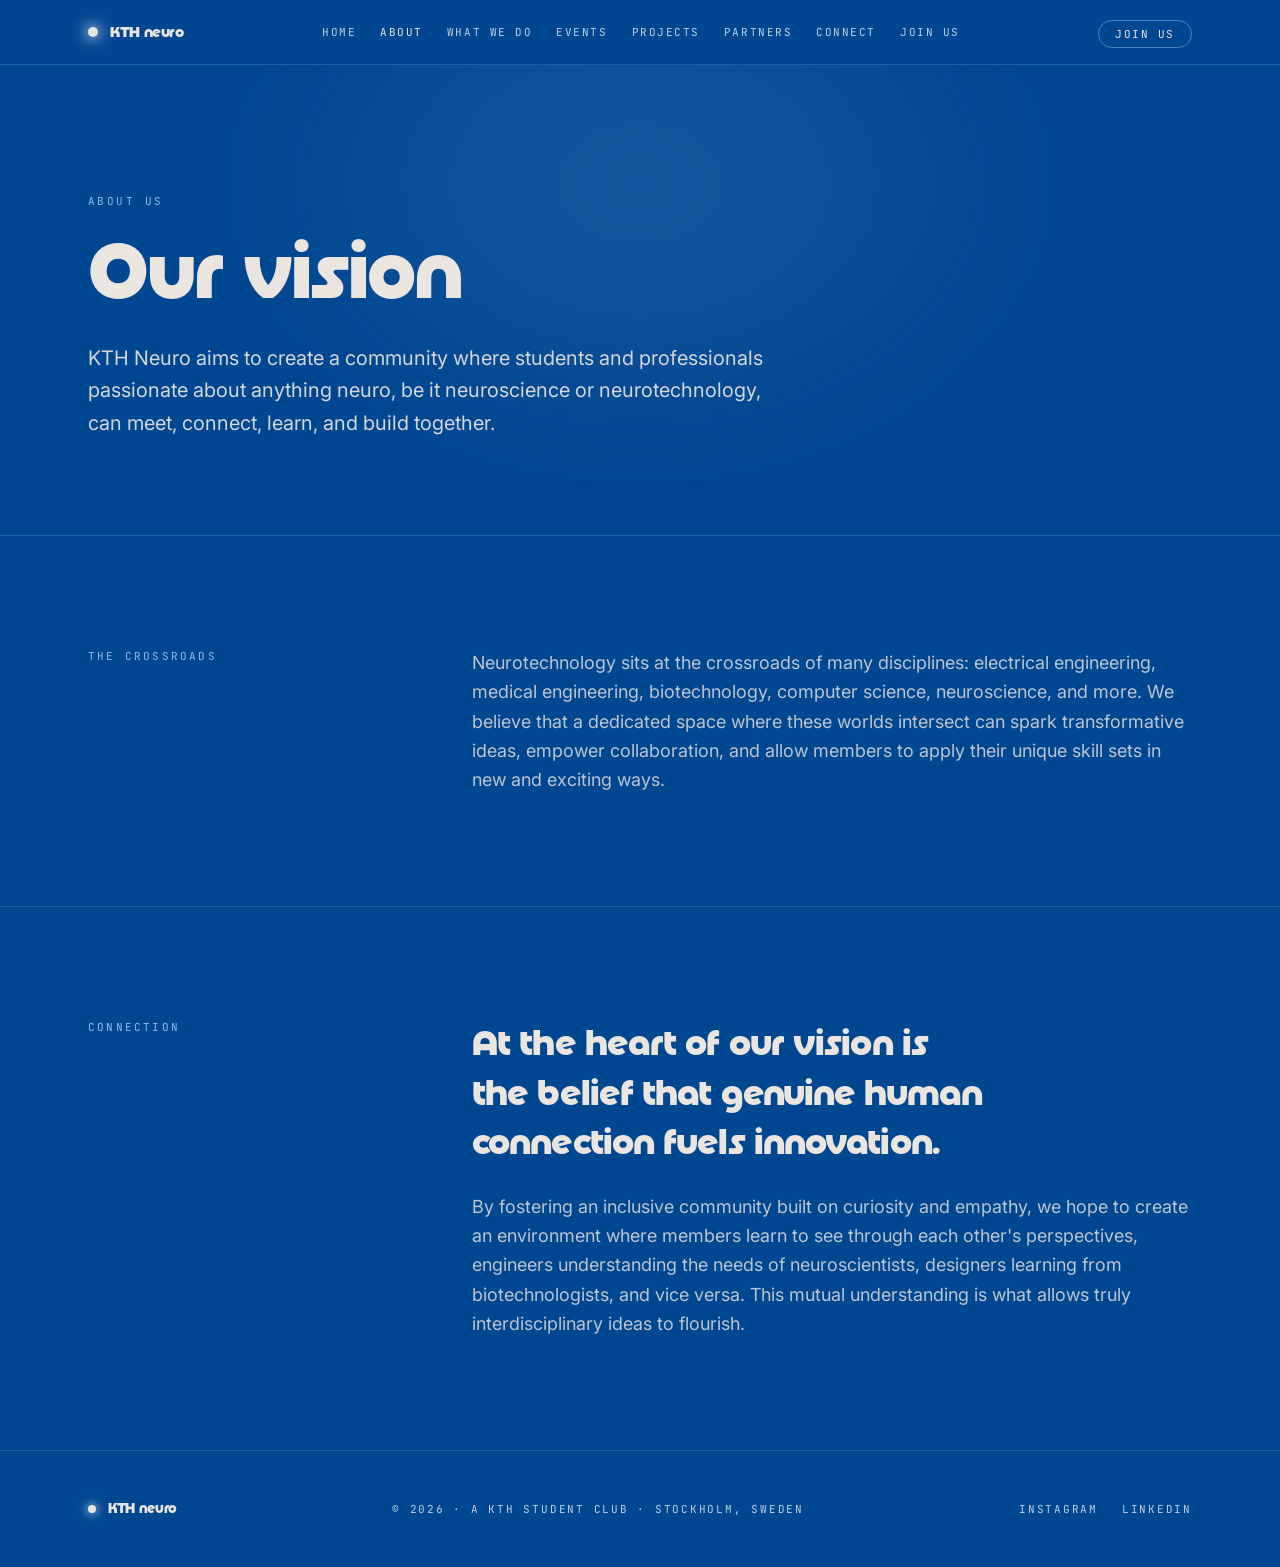
<file: about/index.html>
<!doctype html><html lang="en"><head><meta charset="utf-8"><meta name="viewport" content="width=device-width, initial-scale=1"><title>About Us — KTH Neuro</title><meta name="description" content="Learn about KTH Neuro's vision and interdisciplinary student community."><link rel="icon" type="image/png" href="../favicon.png"><link rel="preconnect" href="https://fonts.googleapis.com"><link rel="stylesheet" href="https://fonts.googleapis.com/css2?family=Inter:ital,opsz,wght@0,14..32,400;0,14..32,500;0,14..32,600;1,14..32,400&family=JetBrains+Mono:wght@400;500&family=Space+Grotesk:wght@400;500;600;700&display=swap"><link rel="stylesheet" href="../styles.css"></head><body><div class="relative flex min-h-screen flex-col bg-ink font-sans text-mist"><header class="sticky top-0 z-30 border-b border-line/70 bg-ink/70 backdrop-blur-sm"><div class="mx-auto flex h-16 max-w-6xl items-center justify-between px-6"><a class="flex items-center gap-3" href="../index.html"><span class="relative block size-2.5 rounded-full bg-signal shadow-[0_0_14px_3px_rgba(213,227,255,0.7)]"></span><span class="font-display text-[15px] font-semibold tracking-tight text-mist">KTH neuro</span></a><nav class="hidden items-center gap-6 font-mono text-[11px] uppercase tracking-[0.14em] text-fog lg:flex"><a class="transition-colors hover:text-mist" href="../index.html">Home</a><a aria-current="page" class="transition-colors hover:text-mist text-signal text-signal" data-status="active" href="../about/">About</a><a class="transition-colors hover:text-mist" href="../what-we-do/">What We Do</a><a class="transition-colors hover:text-mist" href="../events/">Events</a><a class="transition-colors hover:text-mist" href="../projects/">Projects</a><a class="transition-colors hover:text-mist" href="../partners/">Partners</a><a class="transition-colors hover:text-mist" href="../connect/">Connect</a><a class="transition-colors hover:text-mist" href="../join/">Join Us</a></nav><div class="hidden lg:block"><a class="rounded-full border border-edge/50 px-4 py-1.5 font-mono text-[11px] uppercase tracking-[0.14em] text-signal transition-colors hover:bg-signal hover:text-ink" href="../join/">Join us</a></div><button aria-label="Toggle menu" class="flex flex-col items-center justify-center gap-1.5 p-2 lg:hidden"><span class="block h-px w-6 bg-mist"></span><span class="block h-px w-6 bg-mist"></span></button></div></header><main class="flex-1"><div class="relative overflow-hidden"><div class="pointer-events-none absolute -top-48 left-1/2 h-[620px] w-[900px] -translate-x-1/2 bg-[radial-gradient(ellipse_at_center,color-mix(in_oklab,var(--color-edge)_16%,transparent),transparent_62%)] blur-2xl"></div><section class="relative"><div class="relative mx-auto max-w-6xl px-6 pb-16 pt-24 md:pb-24 md:pt-32"><p class="rise font-mono text-[11px] uppercase tracking-[0.22em] text-edge">About Us</p><h1 class="rise mt-6 font-display text-[clamp(2.5rem,7vw,5rem)] font-bold leading-[0.95] tracking-tight text-mist text-balance" style="animation-delay:90ms">Our vision</h1><p class="rise mt-8 max-w-[52ch] text-pretty text-lg leading-relaxed text-mist/90 md:text-xl" style="animation-delay:180ms">KTH Neuro aims to create a community where students and professionals passionate about anything neuro, be it neuroscience or neurotechnology, can meet, connect, learn, and build together.</p></div></section><section class="border-t border-line/70"><div class="mx-auto max-w-6xl px-6 py-20 md:py-28"><div class="grid gap-12 md:grid-cols-12"><div class="md:col-span-4"><p class="font-mono text-[11px] uppercase tracking-[0.2em] text-edge">The crossroads</p></div><div class="md:col-span-8"><p class="text-pretty text-lg leading-relaxed text-mist/80">Neurotechnology sits at the crossroads of many disciplines: electrical engineering, medical engineering, biotechnology, computer science, neuroscience, and more. We believe that a dedicated space where these worlds intersect can spark transformative ideas, empower collaboration, and allow members to apply their unique skill sets in new and exciting ways.</p></div></div></div></section><section class="border-t border-line/70"><div class="mx-auto max-w-6xl px-6 py-20 md:py-28"><div class="grid gap-12 md:grid-cols-12"><div class="md:col-span-4"><p class="font-mono text-[11px] uppercase tracking-[0.2em] text-edge">Connection</p></div><div class="md:col-span-8"><p class="font-display text-[clamp(1.5rem,3vw,2.25rem)] font-medium leading-snug tracking-tight text-mist text-balance">At the heart of our vision is the belief that genuine human connection fuels innovation.</p><p class="mt-6 text-pretty text-lg leading-relaxed text-mist/80">By fostering an inclusive community built on curiosity and empathy, we hope to create an environment where members learn to see through each other's perspectives, engineers understanding the needs of neuroscientists, designers learning from biotechnologists, and vice versa. This mutual understanding is what allows truly interdisciplinary ideas to flourish.</p></div></div></div></section></div><script>(function(a,f){let l;try{l=JSON.parse(sessionStorage.getItem(a)||"{}")}catch{return}const n=l?.[f||history.state?.__TSR_key];let c=!1;for(const t in n){const e=n[t],o=e?.scrollX,s=e?.scrollY;if(Number.isFinite(o)&&Number.isFinite(s)){if(t==="window")scrollTo(o,s),c=!0;else if(t)try{const r=document.querySelector(t);r&&(r.scrollLeft=o,r.scrollTop=s)}catch{}}}if(c)return;const i=location.hash.slice(1);if(i){const t=history.state?.__hashScrollIntoViewOptions??!0;if(t){const e=document.getElementById(i);e&&e.scrollIntoView(t)}return}scrollTo(0,0)})("tsr-scroll-restoration-v1_3");document.currentScript.remove()</script></main><footer class="border-t border-line/70"><div class="mx-auto flex max-w-6xl flex-col items-center gap-6 px-6 py-12 md:flex-row md:justify-between"><div class="flex items-center gap-3"><span class="relative block size-2 rounded-full bg-signal shadow-[0_0_10px_2px_rgba(213,227,255,0.6)]"></span><span class="font-display text-sm font-semibold tracking-tight text-mist">KTH neuro</span></div><p class="text-center font-mono text-[11px] uppercase tracking-[0.16em] text-fog">© 2026 · A KTH student club · Stockholm, Sweden</p><div class="flex items-center gap-6 font-mono text-[11px] uppercase tracking-[0.16em] text-fog"><a class="transition-colors hover:text-mist" href="#">Instagram</a><a class="transition-colors hover:text-mist" href="#">LinkedIn</a></div></div></footer></div><script>(function(){var P="../";var b=document.querySelector('button[aria-label="Toggle menu"]');var h=b&&b.closest("header");if(!h)return;var d=document.createElement("div");d.className="mobile-site-menu border-t border-line bg-ink px-6 py-6 lg:hidden";d.innerHTML='<nav class="flex flex-col gap-5 font-mono text-xs uppercase tracking-[0.14em] text-fog"><a href="'+P+'index.html">Home</a><a href="'+P+'about/">About</a><a href="'+P+'what-we-do/">What We Do</a><a href="'+P+'events/">Events</a><a href="'+P+'projects/">Projects</a><a href="'+P+'partners/">Partners</a><a href="'+P+'connect/">Connect</a><a href="'+P+'join/" class="text-signal">Join Us</a></nav>';d.hidden=true;h.append(d);b.addEventListener("click",function(){d.hidden=!d.hidden;b.setAttribute("aria-expanded",String(!d.hidden));});})();</script></body></html>
</file>
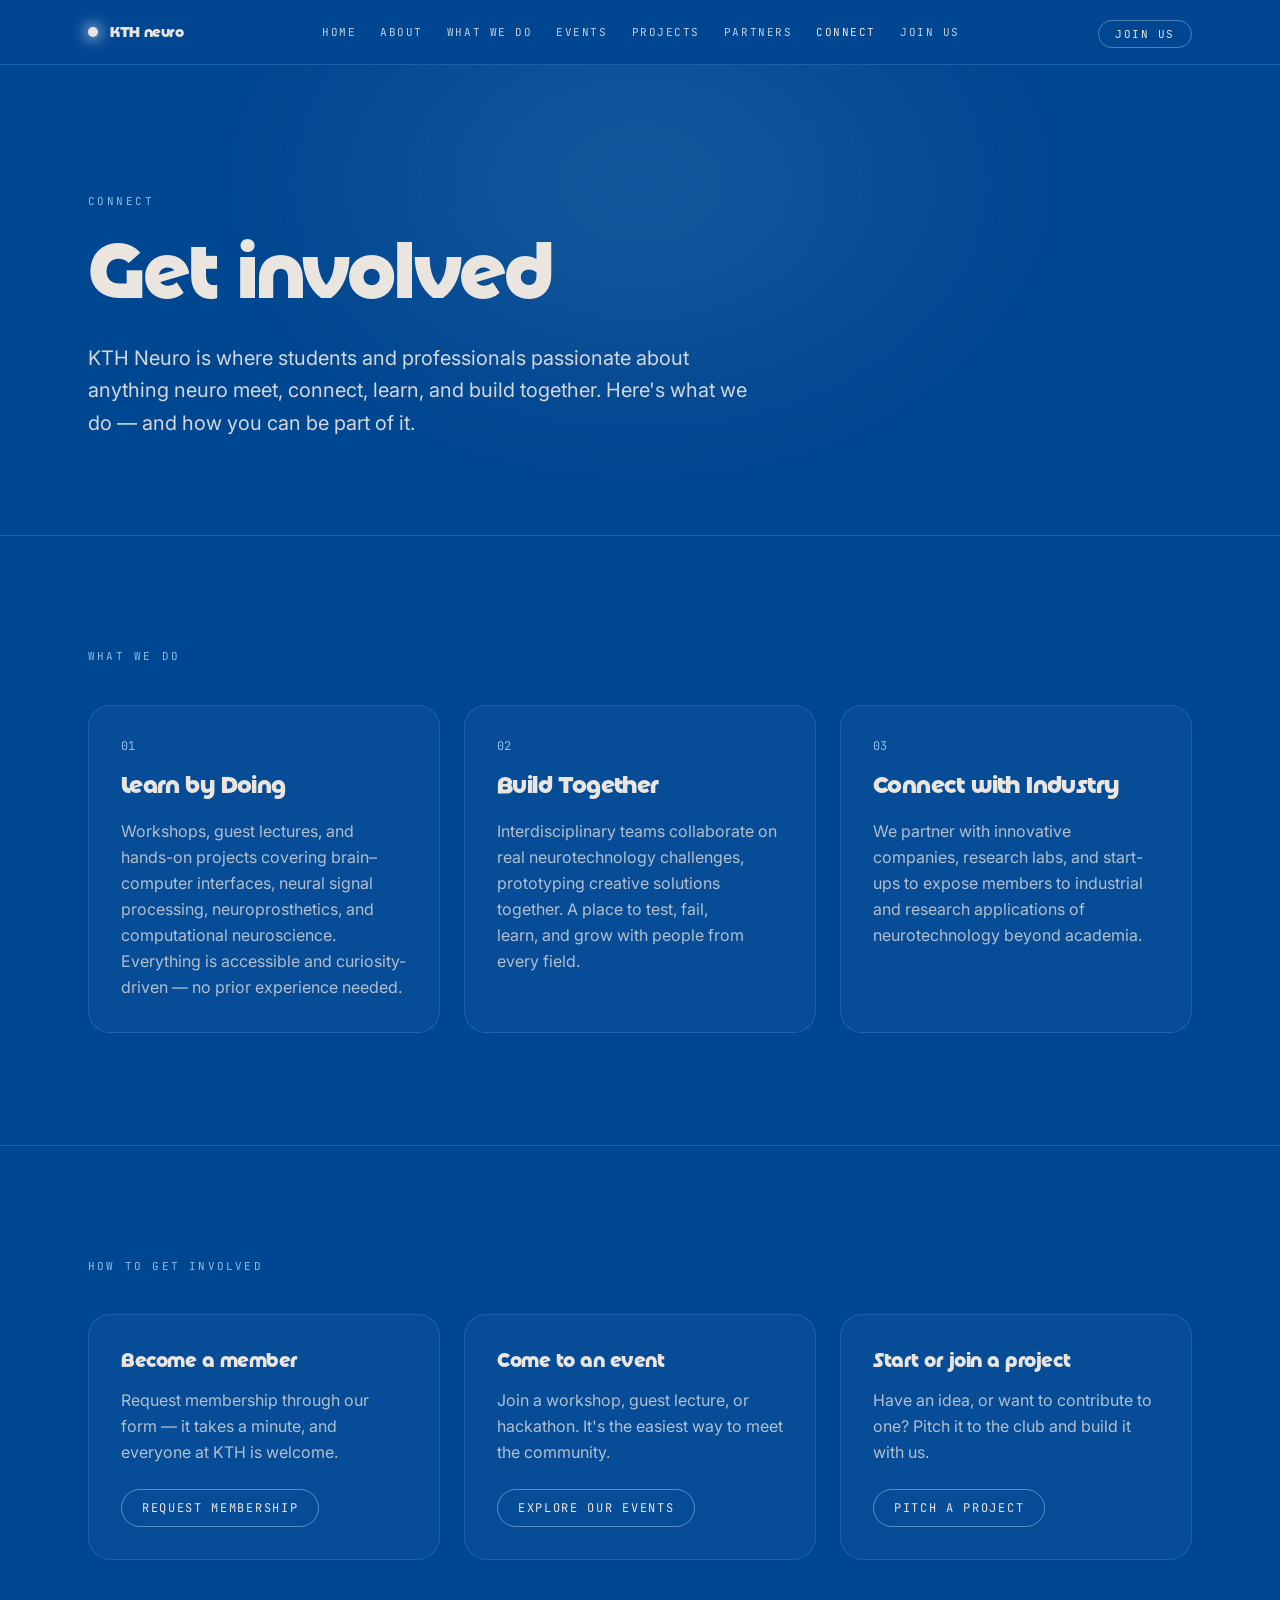
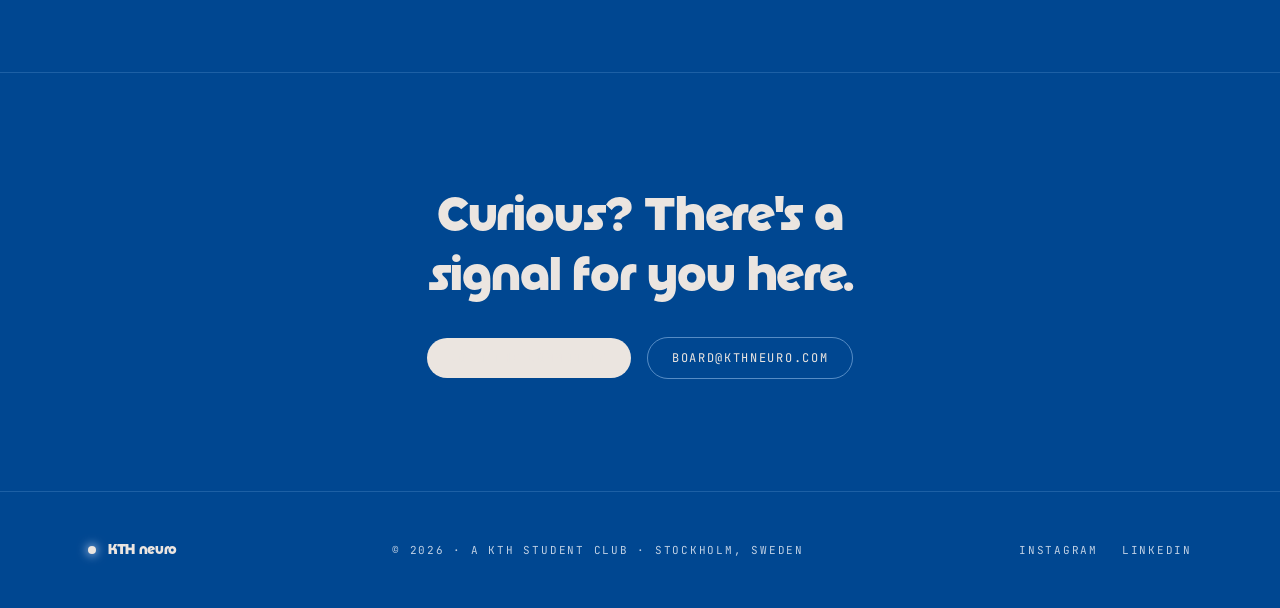
<file: connect/index.html>
<!doctype html><html lang="en"><head><meta charset="utf-8"><meta name="viewport" content="width=device-width, initial-scale=1"><title>Connect — KTH Neuro</title><meta name="description" content="Connect with KTH Neuro and discover ways to learn, build, and collaborate."><link rel="icon" type="image/png" href="../favicon.png"><link rel="preconnect" href="https://fonts.googleapis.com"><link rel="stylesheet" href="https://fonts.googleapis.com/css2?family=Inter:ital,opsz,wght@0,14..32,400;0,14..32,500;0,14..32,600;1,14..32,400&family=JetBrains+Mono:wght@400;500&family=Space+Grotesk:wght@400;500;600;700&display=swap"><link rel="stylesheet" href="../styles.css"></head><body><div class="relative flex min-h-screen flex-col bg-ink font-sans text-mist"><header class="sticky top-0 z-30 border-b border-line/70 bg-ink/70 backdrop-blur-sm"><div class="mx-auto flex h-16 max-w-6xl items-center justify-between px-6"><a class="flex items-center gap-3" href="../index.html"><span class="relative block size-2.5 rounded-full bg-signal shadow-[0_0_14px_3px_rgba(213,227,255,0.7)]"></span><span class="font-display text-[15px] font-semibold tracking-tight text-mist">KTH neuro</span></a><nav class="hidden items-center gap-6 font-mono text-[11px] uppercase tracking-[0.14em] text-fog lg:flex"><a class="transition-colors hover:text-mist" href="../index.html">Home</a><a class="transition-colors hover:text-mist" href="../about/">About</a><a class="transition-colors hover:text-mist" href="../what-we-do/">What We Do</a><a class="transition-colors hover:text-mist" href="../events/">Events</a><a class="transition-colors hover:text-mist" href="../projects/">Projects</a><a class="transition-colors hover:text-mist" href="../partners/">Partners</a><a aria-current="page" class="transition-colors hover:text-mist text-signal text-signal" data-status="active" href="../connect/">Connect</a><a class="transition-colors hover:text-mist" href="../join/">Join Us</a></nav><div class="hidden lg:block"><a class="rounded-full border border-edge/50 px-4 py-1.5 font-mono text-[11px] uppercase tracking-[0.14em] text-signal transition-colors hover:bg-signal hover:text-ink" href="../join/">Join us</a></div><button aria-label="Toggle menu" class="flex flex-col items-center justify-center gap-1.5 p-2 lg:hidden"><span class="block h-px w-6 bg-mist"></span><span class="block h-px w-6 bg-mist"></span></button></div></header><main class="flex-1"><div class="relative overflow-hidden"><div class="pointer-events-none absolute -top-48 left-1/2 h-[620px] w-[900px] -translate-x-1/2 bg-[radial-gradient(ellipse_at_center,color-mix(in_oklab,var(--color-edge)_16%,transparent),transparent_62%)] blur-2xl"></div><section class="relative"><div class="relative mx-auto max-w-6xl px-6 pb-16 pt-24 md:pb-24 md:pt-32"><p class="rise font-mono text-[11px] uppercase tracking-[0.22em] text-edge">Connect</p><h1 class="rise mt-6 font-display text-[clamp(2.5rem,7vw,5rem)] font-bold leading-[0.95] tracking-tight text-mist text-balance" style="animation-delay:90ms">Get involved</h1><p class="rise mt-8 max-w-[52ch] text-pretty text-lg leading-relaxed text-mist/90 md:text-xl" style="animation-delay:180ms">KTH Neuro is where students and professionals passionate about anything neuro meet, connect, learn, and build together. Here's what we do — and how you can be part of it.</p></div></section><section class="border-t border-line/70"><div class="mx-auto max-w-6xl px-6 py-20 md:py-28"><p class="font-mono text-[11px] uppercase tracking-[0.2em] text-edge">What we do</p><div class="mt-10 grid gap-6 md:grid-cols-3"><article class="group relative flex flex-col rounded-2xl border border-line/70 bg-surface/60 p-8 transition-colors duration-300 hover:border-edge/60"><p class="font-mono text-xs text-edge">01</p><h2 class="mt-4 font-display text-2xl font-bold tracking-tight text-mist">Learn by Doing</h2><p class="mt-4 text-pretty leading-relaxed text-mist/75">Workshops, guest lectures, and hands-on projects covering brain–computer interfaces, neural signal processing, neuroprosthetics, and computational neuroscience. Everything is accessible and curiosity-driven — no prior experience needed.</p></article><article class="group relative flex flex-col rounded-2xl border border-line/70 bg-surface/60 p-8 transition-colors duration-300 hover:border-edge/60"><p class="font-mono text-xs text-edge">02</p><h2 class="mt-4 font-display text-2xl font-bold tracking-tight text-mist">Build Together</h2><p class="mt-4 text-pretty leading-relaxed text-mist/75">Interdisciplinary teams collaborate on real neurotechnology challenges, prototyping creative solutions together. A place to test, fail, learn, and grow with people from every field.</p></article><article class="group relative flex flex-col rounded-2xl border border-line/70 bg-surface/60 p-8 transition-colors duration-300 hover:border-edge/60"><p class="font-mono text-xs text-edge">03</p><h2 class="mt-4 font-display text-2xl font-bold tracking-tight text-mist">Connect with Industry</h2><p class="mt-4 text-pretty leading-relaxed text-mist/75">We partner with innovative companies, research labs, and start-ups to expose members to industrial and research applications of neurotechnology beyond academia.</p></article></div></div></section><section class="border-t border-line/70"><div class="mx-auto max-w-6xl px-6 py-20 md:py-28"><p class="font-mono text-[11px] uppercase tracking-[0.2em] text-edge">How to get involved</p><div class="mt-10 grid gap-6 md:grid-cols-3"><article class="flex flex-col rounded-2xl border border-line/70 bg-surface/60 p-8"><h3 class="font-display text-xl font-bold tracking-tight text-mist">Become a member</h3><p class="mt-3 flex-1 text-pretty leading-relaxed text-mist/75">Request membership through our form — it takes a minute, and everyone at KTH is welcome.</p><a class="mt-6 inline-flex w-fit items-center rounded-full border border-edge/60 px-5 py-2.5 font-mono text-xs uppercase tracking-[0.14em] text-mist transition-colors duration-300 hover:bg-edge/15" href="../join/">Request membership</a></article><article class="flex flex-col rounded-2xl border border-line/70 bg-surface/60 p-8"><h3 class="font-display text-xl font-bold tracking-tight text-mist">Come to an event</h3><p class="mt-3 flex-1 text-pretty leading-relaxed text-mist/75">Join a workshop, guest lecture, or hackathon. It's the easiest way to meet the community.</p><a class="mt-6 inline-flex w-fit items-center rounded-full border border-edge/60 px-5 py-2.5 font-mono text-xs uppercase tracking-[0.14em] text-mist transition-colors duration-300 hover:bg-edge/15" href="../events/">Explore our events</a></article><article class="flex flex-col rounded-2xl border border-line/70 bg-surface/60 p-8"><h3 class="font-display text-xl font-bold tracking-tight text-mist">Start or join a project</h3><p class="mt-3 flex-1 text-pretty leading-relaxed text-mist/75">Have an idea, or want to contribute to one? Pitch it to the club and build it with us.</p><a class="mt-6 inline-flex w-fit items-center rounded-full border border-edge/60 px-5 py-2.5 font-mono text-xs uppercase tracking-[0.14em] text-mist transition-colors duration-300 hover:bg-edge/15" href="../projects/">Pitch a project</a></article></div></div></section><section class="border-t border-line/70"><div class="mx-auto max-w-6xl px-6 py-20 text-center md:py-28"><h2 class="mx-auto max-w-[20ch] font-display text-[clamp(1.75rem,4vw,3rem)] font-bold leading-tight tracking-tight text-mist text-balance">Curious? There's a signal for you here.</h2><div class="mt-8 flex flex-wrap items-center justify-center gap-4"><a class="inline-flex items-center rounded-full bg-mist px-6 py-3 font-mono text-xs font-medium uppercase tracking-[0.14em] text-bg transition-transform duration-300 hover:scale-[1.03]" href="../join/">Join the community</a><a class="inline-flex items-center rounded-full border border-edge/60 px-6 py-3 font-mono text-xs uppercase tracking-[0.14em] text-mist transition-colors duration-300 hover:bg-edge/15" href="mailto:board@kthneuro.com">board@kthneuro.com</a></div></div></section></div><script>(function(a,f){let l;try{l=JSON.parse(sessionStorage.getItem(a)||"{}")}catch{return}const n=l?.[f||history.state?.__TSR_key];let c=!1;for(const t in n){const e=n[t],o=e?.scrollX,s=e?.scrollY;if(Number.isFinite(o)&&Number.isFinite(s)){if(t==="window")scrollTo(o,s),c=!0;else if(t)try{const r=document.querySelector(t);r&&(r.scrollLeft=o,r.scrollTop=s)}catch{}}}if(c)return;const i=location.hash.slice(1);if(i){const t=history.state?.__hashScrollIntoViewOptions??!0;if(t){const e=document.getElementById(i);e&&e.scrollIntoView(t)}return}scrollTo(0,0)})("tsr-scroll-restoration-v1_3");document.currentScript.remove()</script></main><footer class="border-t border-line/70"><div class="mx-auto flex max-w-6xl flex-col items-center gap-6 px-6 py-12 md:flex-row md:justify-between"><div class="flex items-center gap-3"><span class="relative block size-2 rounded-full bg-signal shadow-[0_0_10px_2px_rgba(213,227,255,0.6)]"></span><span class="font-display text-sm font-semibold tracking-tight text-mist">KTH neuro</span></div><p class="text-center font-mono text-[11px] uppercase tracking-[0.16em] text-fog">© 2026 · A KTH student club · Stockholm, Sweden</p><div class="flex items-center gap-6 font-mono text-[11px] uppercase tracking-[0.16em] text-fog"><a class="transition-colors hover:text-mist" href="#">Instagram</a><a class="transition-colors hover:text-mist" href="#">LinkedIn</a></div></div></footer></div><script>(function(){var P="../";var b=document.querySelector('button[aria-label="Toggle menu"]');var h=b&&b.closest("header");if(!h)return;var d=document.createElement("div");d.className="mobile-site-menu border-t border-line bg-ink px-6 py-6 lg:hidden";d.innerHTML='<nav class="flex flex-col gap-5 font-mono text-xs uppercase tracking-[0.14em] text-fog"><a href="'+P+'index.html">Home</a><a href="'+P+'about/">About</a><a href="'+P+'what-we-do/">What We Do</a><a href="'+P+'events/">Events</a><a href="'+P+'projects/">Projects</a><a href="'+P+'partners/">Partners</a><a href="'+P+'connect/">Connect</a><a href="'+P+'join/" class="text-signal">Join Us</a></nav>';d.hidden=true;h.append(d);b.addEventListener("click",function(){d.hidden=!d.hidden;b.setAttribute("aria-expanded",String(!d.hidden));});})();</script></body></html>
</file>
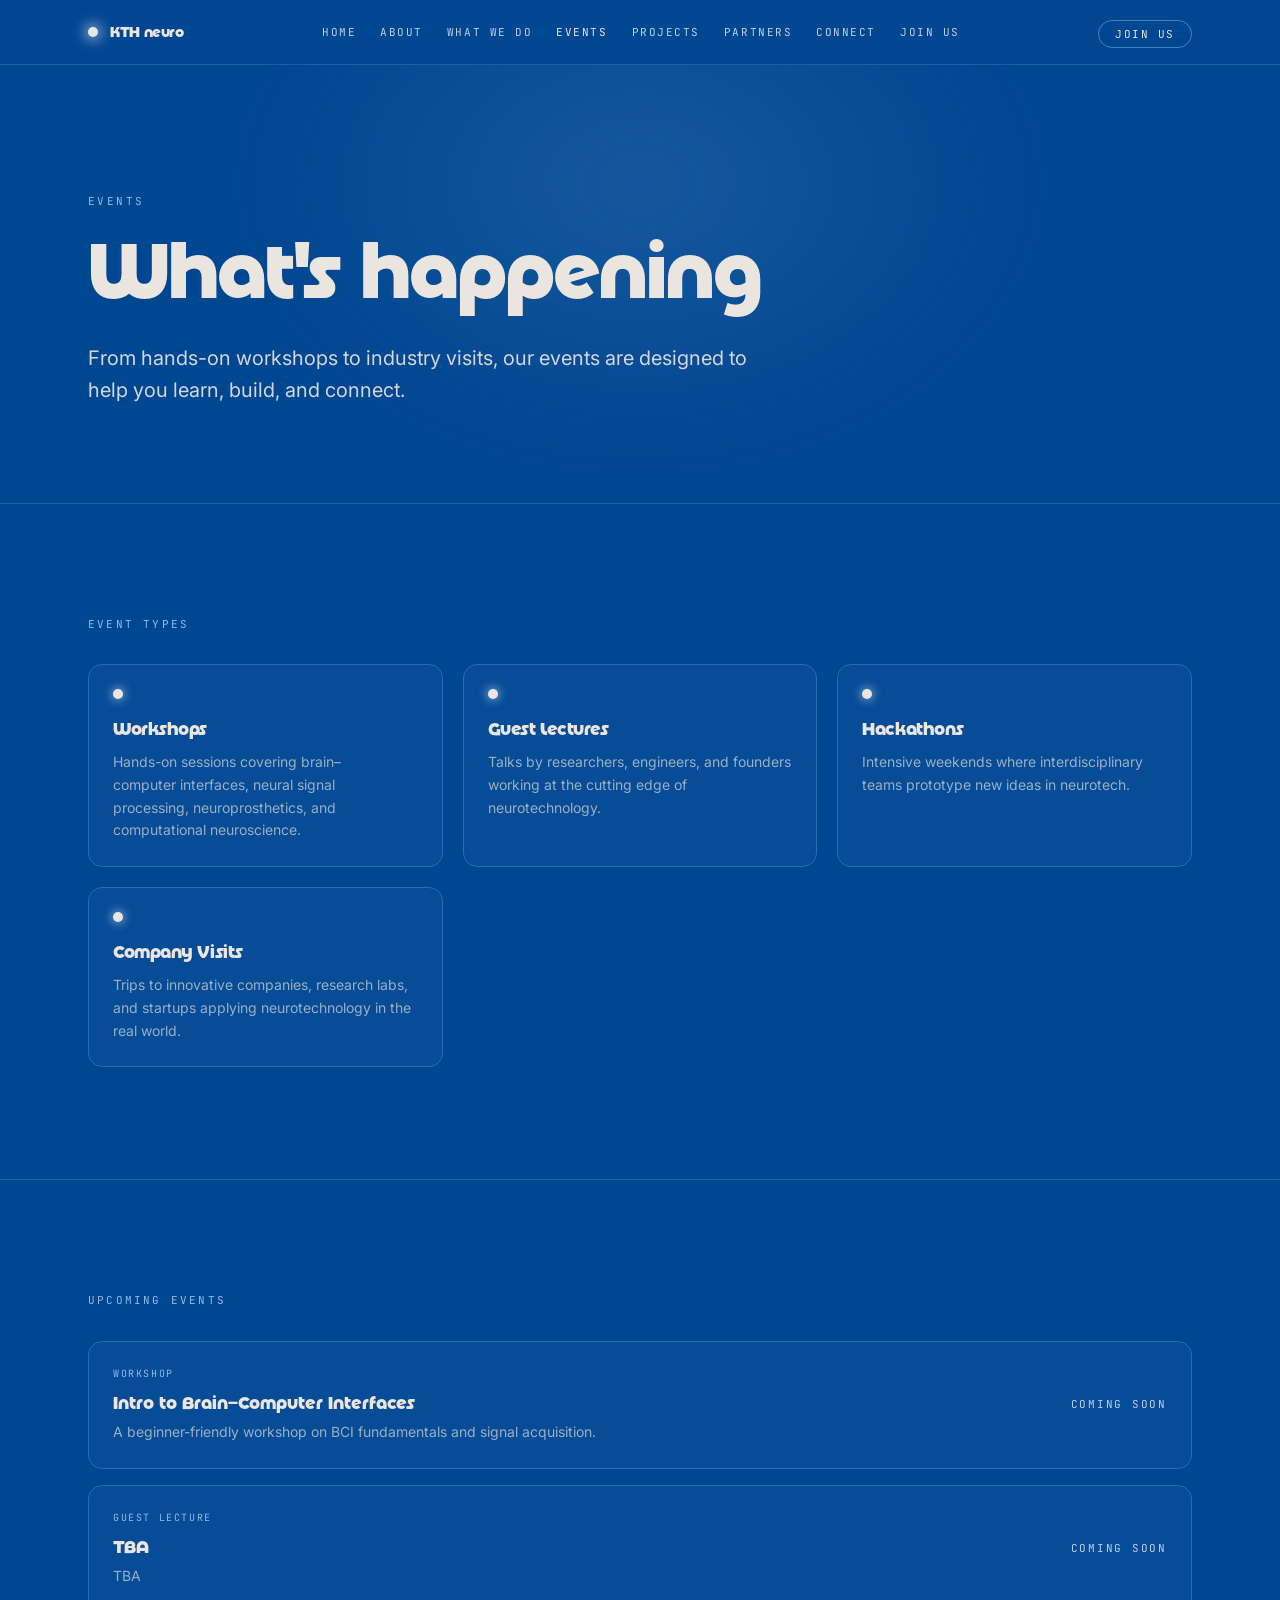
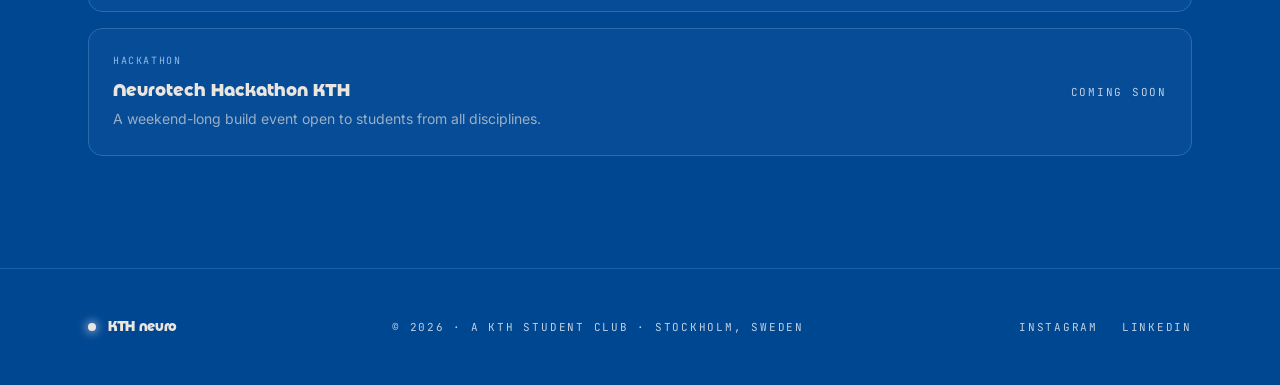
<file: events/index.html>
<!doctype html><html lang="en"><head><meta charset="utf-8"><meta name="viewport" content="width=device-width, initial-scale=1"><title>Events — KTH Neuro</title><meta name="description" content="Explore KTH Neuro workshops, guest lectures, industry visits, and community events."><link rel="icon" type="image/png" href="../favicon.png"><link rel="preconnect" href="https://fonts.googleapis.com"><link rel="stylesheet" href="https://fonts.googleapis.com/css2?family=Inter:ital,opsz,wght@0,14..32,400;0,14..32,500;0,14..32,600;1,14..32,400&family=JetBrains+Mono:wght@400;500&family=Space+Grotesk:wght@400;500;600;700&display=swap"><link rel="stylesheet" href="../styles.css"></head><body><div class="relative flex min-h-screen flex-col bg-ink font-sans text-mist"><header class="sticky top-0 z-30 border-b border-line/70 bg-ink/70 backdrop-blur-sm"><div class="mx-auto flex h-16 max-w-6xl items-center justify-between px-6"><a class="flex items-center gap-3" href="../index.html"><span class="relative block size-2.5 rounded-full bg-signal shadow-[0_0_14px_3px_rgba(213,227,255,0.7)]"></span><span class="font-display text-[15px] font-semibold tracking-tight text-mist">KTH neuro</span></a><nav class="hidden items-center gap-6 font-mono text-[11px] uppercase tracking-[0.14em] text-fog lg:flex"><a class="transition-colors hover:text-mist" href="../index.html">Home</a><a class="transition-colors hover:text-mist" href="../about/">About</a><a class="transition-colors hover:text-mist" href="../what-we-do/">What We Do</a><a aria-current="page" class="transition-colors hover:text-mist text-signal text-signal" data-status="active" href="../events/">Events</a><a class="transition-colors hover:text-mist" href="../projects/">Projects</a><a class="transition-colors hover:text-mist" href="../partners/">Partners</a><a class="transition-colors hover:text-mist" href="../connect/">Connect</a><a class="transition-colors hover:text-mist" href="../join/">Join Us</a></nav><div class="hidden lg:block"><a class="rounded-full border border-edge/50 px-4 py-1.5 font-mono text-[11px] uppercase tracking-[0.14em] text-signal transition-colors hover:bg-signal hover:text-ink" href="../join/">Join us</a></div><button aria-label="Toggle menu" class="flex flex-col items-center justify-center gap-1.5 p-2 lg:hidden"><span class="block h-px w-6 bg-mist"></span><span class="block h-px w-6 bg-mist"></span></button></div></header><main class="flex-1"><div class="relative overflow-hidden"><div class="pointer-events-none absolute -top-48 left-1/2 h-[620px] w-[900px] -translate-x-1/2 bg-[radial-gradient(ellipse_at_center,color-mix(in_oklab,var(--color-edge)_16%,transparent),transparent_62%)] blur-2xl"></div><section class="relative"><div class="relative mx-auto max-w-6xl px-6 pb-16 pt-24 md:pb-24 md:pt-32"><p class="rise font-mono text-[11px] uppercase tracking-[0.22em] text-edge">Events</p><h1 class="rise mt-6 font-display text-[clamp(2.5rem,7vw,5rem)] font-bold leading-[0.95] tracking-tight text-mist text-balance" style="animation-delay:90ms">What's happening</h1><p class="rise mt-8 max-w-[52ch] text-pretty text-lg leading-relaxed text-mist/90 md:text-xl" style="animation-delay:180ms">From hands-on workshops to industry visits, our events are designed to help you learn, build, and connect.</p></div></section><section class="border-t border-line/70"><div class="mx-auto max-w-6xl px-6 py-20 md:py-28"><p class="mb-8 font-mono text-[11px] uppercase tracking-[0.2em] text-edge">Event types</p><div class="grid gap-5 sm:grid-cols-2 lg:grid-cols-3"><div class="rounded-[14px] border border-line bg-surface/60 p-6 transition-colors hover:border-edge/50"><span class="block size-2.5 rounded-full bg-signal shadow-[0_0_10px_2px_rgba(213,227,255,0.5)]"></span><h3 class="mt-4 font-display text-lg font-medium tracking-tight text-mist">Workshops</h3><p class="mt-2 text-pretty text-sm leading-relaxed text-mist/65">Hands-on sessions covering brain–computer interfaces, neural signal processing, neuroprosthetics, and computational neuroscience.</p></div><div class="rounded-[14px] border border-line bg-surface/60 p-6 transition-colors hover:border-edge/50"><span class="block size-2.5 rounded-full bg-signal shadow-[0_0_10px_2px_rgba(213,227,255,0.5)]"></span><h3 class="mt-4 font-display text-lg font-medium tracking-tight text-mist">Guest Lectures</h3><p class="mt-2 text-pretty text-sm leading-relaxed text-mist/65">Talks by researchers, engineers, and founders working at the cutting edge of neurotechnology.</p></div><div class="rounded-[14px] border border-line bg-surface/60 p-6 transition-colors hover:border-edge/50"><span class="block size-2.5 rounded-full bg-signal shadow-[0_0_10px_2px_rgba(213,227,255,0.5)]"></span><h3 class="mt-4 font-display text-lg font-medium tracking-tight text-mist">Hackathons</h3><p class="mt-2 text-pretty text-sm leading-relaxed text-mist/65">Intensive weekends where interdisciplinary teams prototype new ideas in neurotech.</p></div><div class="rounded-[14px] border border-line bg-surface/60 p-6 transition-colors hover:border-edge/50"><span class="block size-2.5 rounded-full bg-signal shadow-[0_0_10px_2px_rgba(213,227,255,0.5)]"></span><h3 class="mt-4 font-display text-lg font-medium tracking-tight text-mist">Company Visits</h3><p class="mt-2 text-pretty text-sm leading-relaxed text-mist/65">Trips to innovative companies, research labs, and startups applying neurotechnology in the real world.</p></div></div></div></section><section class="border-t border-line/70"><div class="mx-auto max-w-6xl px-6 py-20 md:py-28"><p class="mb-8 font-mono text-[11px] uppercase tracking-[0.2em] text-edge">Upcoming events</p><div class="grid gap-4"><div class="flex flex-col gap-4 rounded-[14px] border border-line bg-surface/60 p-6 transition-colors hover:border-edge/50 md:flex-row md:items-center md:justify-between"><div><p class="font-mono text-[10px] uppercase tracking-[0.16em] text-edge">Workshop</p><h3 class="mt-2 font-display text-lg font-medium text-mist">Intro to Brain–Computer Interfaces</h3><p class="mt-1 max-w-xl text-pretty text-sm leading-relaxed text-mist/65">A beginner-friendly workshop on BCI fundamentals and signal acquisition.</p></div><div class="shrink-0 text-left md:text-right"><p class="font-mono text-[11px] uppercase tracking-[0.16em] text-fog">Coming soon</p></div></div><div class="flex flex-col gap-4 rounded-[14px] border border-line bg-surface/60 p-6 transition-colors hover:border-edge/50 md:flex-row md:items-center md:justify-between"><div><p class="font-mono text-[10px] uppercase tracking-[0.16em] text-edge">Guest Lecture</p><h3 class="mt-2 font-display text-lg font-medium text-mist">TBA</h3><p class="mt-1 max-w-xl text-pretty text-sm leading-relaxed text-mist/65">TBA</p></div><div class="shrink-0 text-left md:text-right"><p class="font-mono text-[11px] uppercase tracking-[0.16em] text-fog">Coming soon</p></div></div><div class="flex flex-col gap-4 rounded-[14px] border border-line bg-surface/60 p-6 transition-colors hover:border-edge/50 md:flex-row md:items-center md:justify-between"><div><p class="font-mono text-[10px] uppercase tracking-[0.16em] text-edge">Hackathon</p><h3 class="mt-2 font-display text-lg font-medium text-mist">Neurotech Hackathon KTH</h3><p class="mt-1 max-w-xl text-pretty text-sm leading-relaxed text-mist/65">A weekend-long build event open to students from all disciplines.</p></div><div class="shrink-0 text-left md:text-right"><p class="font-mono text-[11px] uppercase tracking-[0.16em] text-fog">Coming soon</p></div></div></div></div></section></div><script>(function(a,f){let l;try{l=JSON.parse(sessionStorage.getItem(a)||"{}")}catch{return}const n=l?.[f||history.state?.__TSR_key];let c=!1;for(const t in n){const e=n[t],o=e?.scrollX,s=e?.scrollY;if(Number.isFinite(o)&&Number.isFinite(s)){if(t==="window")scrollTo(o,s),c=!0;else if(t)try{const r=document.querySelector(t);r&&(r.scrollLeft=o,r.scrollTop=s)}catch{}}}if(c)return;const i=location.hash.slice(1);if(i){const t=history.state?.__hashScrollIntoViewOptions??!0;if(t){const e=document.getElementById(i);e&&e.scrollIntoView(t)}return}scrollTo(0,0)})("tsr-scroll-restoration-v1_3");document.currentScript.remove()</script></main><footer class="border-t border-line/70"><div class="mx-auto flex max-w-6xl flex-col items-center gap-6 px-6 py-12 md:flex-row md:justify-between"><div class="flex items-center gap-3"><span class="relative block size-2 rounded-full bg-signal shadow-[0_0_10px_2px_rgba(213,227,255,0.6)]"></span><span class="font-display text-sm font-semibold tracking-tight text-mist">KTH neuro</span></div><p class="text-center font-mono text-[11px] uppercase tracking-[0.16em] text-fog">© 2026 · A KTH student club · Stockholm, Sweden</p><div class="flex items-center gap-6 font-mono text-[11px] uppercase tracking-[0.16em] text-fog"><a class="transition-colors hover:text-mist" href="#">Instagram</a><a class="transition-colors hover:text-mist" href="#">LinkedIn</a></div></div></footer></div><script>(function(){var P="../";var b=document.querySelector('button[aria-label="Toggle menu"]');var h=b&&b.closest("header");if(!h)return;var d=document.createElement("div");d.className="mobile-site-menu border-t border-line bg-ink px-6 py-6 lg:hidden";d.innerHTML='<nav class="flex flex-col gap-5 font-mono text-xs uppercase tracking-[0.14em] text-fog"><a href="'+P+'index.html">Home</a><a href="'+P+'about/">About</a><a href="'+P+'what-we-do/">What We Do</a><a href="'+P+'events/">Events</a><a href="'+P+'projects/">Projects</a><a href="'+P+'partners/">Partners</a><a href="'+P+'connect/">Connect</a><a href="'+P+'join/" class="text-signal">Join Us</a></nav>';d.hidden=true;h.append(d);b.addEventListener("click",function(){d.hidden=!d.hidden;b.setAttribute("aria-expanded",String(!d.hidden));});})();</script></body></html>
</file>
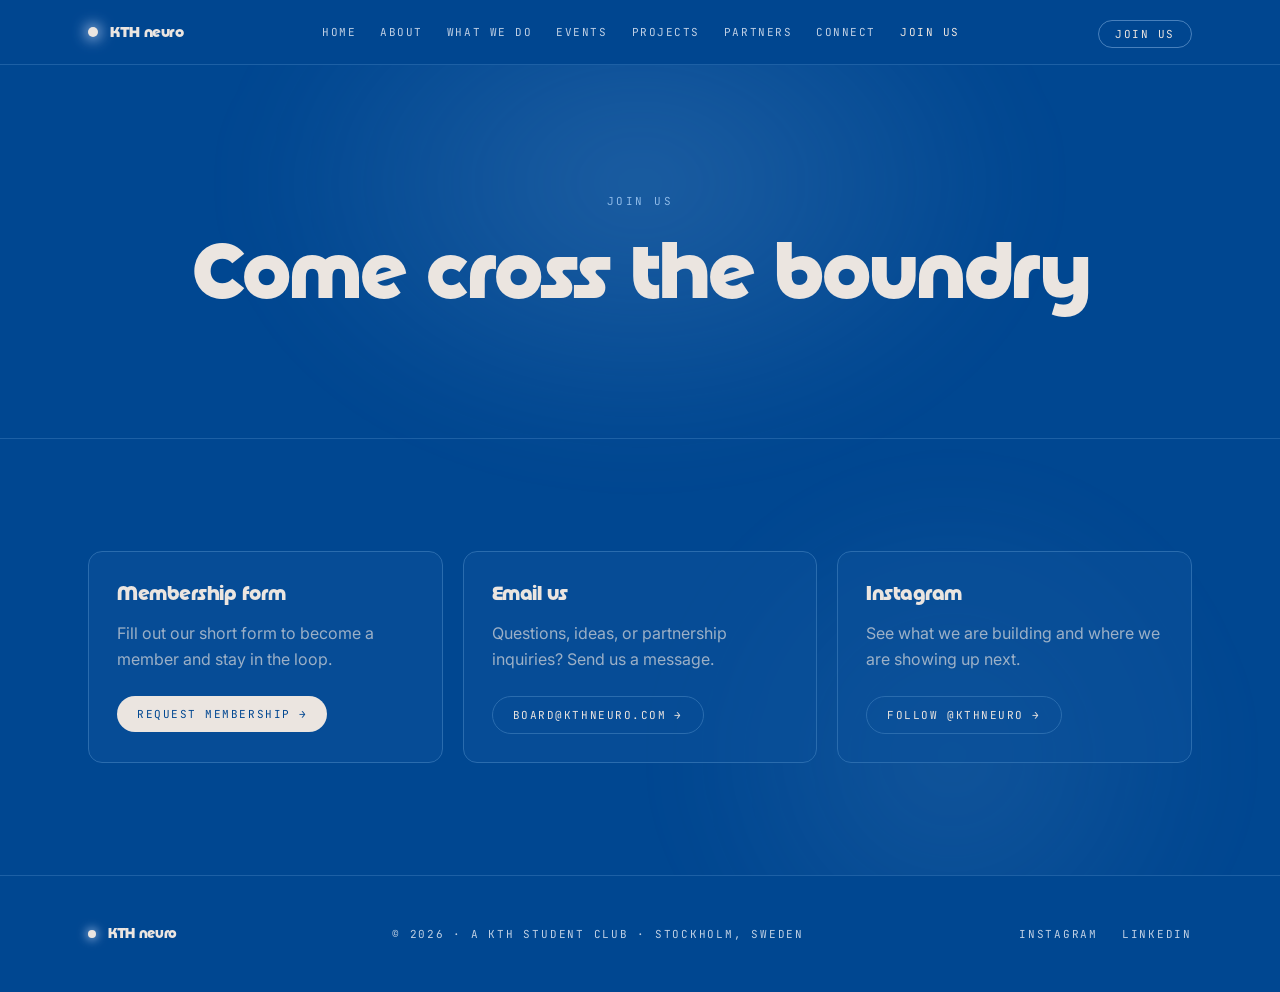
<file: join/index.html>
<!doctype html><html lang="en"><head><meta charset="utf-8"><meta name="viewport" content="width=device-width, initial-scale=1"><title>Join Us — KTH Neuro</title><meta name="description" content="Join KTH Neuro's community of students and professionals passionate about neurotechnology."><link rel="icon" type="image/png" href="../favicon.png"><link rel="preconnect" href="https://fonts.googleapis.com"><link rel="stylesheet" href="https://fonts.googleapis.com/css2?family=Inter:ital,opsz,wght@0,14..32,400;0,14..32,500;0,14..32,600;1,14..32,400&family=JetBrains+Mono:wght@400;500&family=Space+Grotesk:wght@400;500;600;700&display=swap"><link rel="stylesheet" href="../styles.css"></head><body><div class="relative flex min-h-screen flex-col bg-ink font-sans text-mist"><header class="sticky top-0 z-30 border-b border-line/70 bg-ink/70 backdrop-blur-sm"><div class="mx-auto flex h-16 max-w-6xl items-center justify-between px-6"><a class="flex items-center gap-3" href="../index.html"><span class="relative block size-2.5 rounded-full bg-signal shadow-[0_0_14px_3px_rgba(213,227,255,0.7)]"></span><span class="font-display text-[15px] font-semibold tracking-tight text-mist">KTH neuro</span></a><nav class="hidden items-center gap-6 font-mono text-[11px] uppercase tracking-[0.14em] text-fog lg:flex"><a class="transition-colors hover:text-mist" href="../index.html">Home</a><a class="transition-colors hover:text-mist" href="../about/">About</a><a class="transition-colors hover:text-mist" href="../what-we-do/">What We Do</a><a class="transition-colors hover:text-mist" href="../events/">Events</a><a class="transition-colors hover:text-mist" href="../projects/">Projects</a><a class="transition-colors hover:text-mist" href="../partners/">Partners</a><a class="transition-colors hover:text-mist" href="../connect/">Connect</a><a aria-current="page" class="transition-colors hover:text-mist text-signal text-signal" data-status="active" href="../join/">Join Us</a></nav><div class="hidden lg:block"><a aria-current="page" class="rounded-full border border-edge/50 px-4 py-1.5 font-mono text-[11px] uppercase tracking-[0.14em] text-signal transition-colors hover:bg-signal hover:text-ink active" data-status="active" href="../join/">Join us</a></div><button aria-label="Toggle menu" class="flex flex-col items-center justify-center gap-1.5 p-2 lg:hidden"><span class="block h-px w-6 bg-mist"></span><span class="block h-px w-6 bg-mist"></span></button></div></header><main class="flex-1"><div class="relative overflow-hidden"><div class="pointer-events-none absolute -top-48 left-1/2 h-[620px] w-[900px] -translate-x-1/2 bg-[radial-gradient(ellipse_at_center,color-mix(in_oklab,var(--color-edge)_20%,transparent),transparent_62%)] blur-2xl"></div><div class="pointer-events-none absolute -bottom-40 right-12 h-[560px] w-[560px] bg-[radial-gradient(circle,color-mix(in_oklab,var(--color-edge)_12%,transparent),transparent_70%)] blur-2xl"></div><section class="relative"><div class="relative mx-auto max-w-6xl px-6 pb-16 pt-24 text-center md:pb-24 md:pt-32"><p class="rise font-mono text-[11px] uppercase tracking-[0.22em] text-edge">Join Us</p><h1 class="rise mt-6 font-display text-[clamp(2.5rem,7vw,5rem)] font-bold leading-[0.95] tracking-tight text-mist text-balance" style="animation-delay:90ms">Come cross the boundry </h1><p class="rise mx-auto mt-8 max-w-[46ch] text-pretty text-lg leading-relaxed text-mist/70" style="animation-delay:180ms">
</p></div></section><section class="border-t border-line/70"><div class="mx-auto max-w-6xl px-6 py-20 md:py-28"><div class="grid gap-5 sm:grid-cols-2 lg:grid-cols-3"><a class="group relative rounded-[14px] border border-line bg-surface/60 p-7 transition-colors duration-300 hover:border-edge/50" href="https://docs.google.com/forms/d/e/1FAIpQLSeR_Z1Il-Nyz2yMcqphpTUo9awNxlw5BVRJb-1KIElvt8smDg/viewform?usp=publish-editor"><h2 class="font-display text-xl font-medium tracking-tight text-mist">Membership form</h2><p class="mt-3 text-pretty leading-relaxed text-mist/65">Fill out our short form to become a member and stay in the loop.</p><div class="mt-6"><span class="inline-flex items-center gap-2 rounded-full px-5 py-2.5 font-mono text-[11px] uppercase tracking-[0.14em] transition-colors bg-signal text-ink hover:bg-white">Request membership<span class="transition-transform group-hover:translate-x-1">→</span></span></div></a><a class="group relative rounded-[14px] border border-line bg-surface/60 p-7 transition-colors duration-300 hover:border-edge/50" href="mailto:board@kthneuro.com"><h2 class="font-display text-xl font-medium tracking-tight text-mist">Email us</h2><p class="mt-3 text-pretty leading-relaxed text-mist/65">Questions, ideas, or partnership inquiries? Send us a message.</p><div class="mt-6"><span class="inline-flex items-center gap-2 rounded-full px-5 py-2.5 font-mono text-[11px] uppercase tracking-[0.14em] transition-colors border border-line text-mist group-hover:border-edge/60 group-hover:text-signal">board@kthneuro.com<span class="transition-transform group-hover:translate-x-1">→</span></span></div></a><a class="group relative rounded-[14px] border border-line bg-surface/60 p-7 transition-colors duration-300 hover:border-edge/50" href="https://www.instagram.com/kthneuro/"><h2 class="font-display text-xl font-medium tracking-tight text-mist">Instagram</h2><p class="mt-3 text-pretty leading-relaxed text-mist/65">See what we are building and where we are showing up next.</p><div class="mt-6"><span class="inline-flex items-center gap-2 rounded-full px-5 py-2.5 font-mono text-[11px] uppercase tracking-[0.14em] transition-colors border border-line text-mist group-hover:border-edge/60 group-hover:text-signal">Follow @kthneuro<span class="transition-transform group-hover:translate-x-1">→</span></span></div></a></div></div></section></div><script>(function(a,f){let l;try{l=JSON.parse(sessionStorage.getItem(a)||"{}")}catch{return}const n=l?.[f||history.state?.__TSR_key];let c=!1;for(const t in n){const e=n[t],o=e?.scrollX,s=e?.scrollY;if(Number.isFinite(o)&&Number.isFinite(s)){if(t==="window")scrollTo(o,s),c=!0;else if(t)try{const r=document.querySelector(t);r&&(r.scrollLeft=o,r.scrollTop=s)}catch{}}}if(c)return;const i=location.hash.slice(1);if(i){const t=history.state?.__hashScrollIntoViewOptions??!0;if(t){const e=document.getElementById(i);e&&e.scrollIntoView(t)}return}scrollTo(0,0)})("tsr-scroll-restoration-v1_3");document.currentScript.remove()</script></main><footer class="border-t border-line/70"><div class="mx-auto flex max-w-6xl flex-col items-center gap-6 px-6 py-12 md:flex-row md:justify-between"><div class="flex items-center gap-3"><span class="relative block size-2 rounded-full bg-signal shadow-[0_0_10px_2px_rgba(213,227,255,0.6)]"></span><span class="font-display text-sm font-semibold tracking-tight text-mist">KTH neuro</span></div><p class="text-center font-mono text-[11px] uppercase tracking-[0.16em] text-fog">© 2026 · A KTH student club · Stockholm, Sweden</p><div class="flex items-center gap-6 font-mono text-[11px] uppercase tracking-[0.16em] text-fog"><a class="transition-colors hover:text-mist" href="#">Instagram</a><a class="transition-colors hover:text-mist" href="#">LinkedIn</a></div></div></footer></div><script>(function(){var P="../";var b=document.querySelector('button[aria-label="Toggle menu"]');var h=b&&b.closest("header");if(!h)return;var d=document.createElement("div");d.className="mobile-site-menu border-t border-line bg-ink px-6 py-6 lg:hidden";d.innerHTML='<nav class="flex flex-col gap-5 font-mono text-xs uppercase tracking-[0.14em] text-fog"><a href="'+P+'index.html">Home</a><a href="'+P+'about/">About</a><a href="'+P+'what-we-do/">What We Do</a><a href="'+P+'events/">Events</a><a href="'+P+'projects/">Projects</a><a href="'+P+'partners/">Partners</a><a href="'+P+'connect/">Connect</a><a href="'+P+'join/" class="text-signal">Join Us</a></nav>';d.hidden=true;h.append(d);b.addEventListener("click",function(){d.hidden=!d.hidden;b.setAttribute("aria-expanded",String(!d.hidden));});})();</script></body></html>
</file>
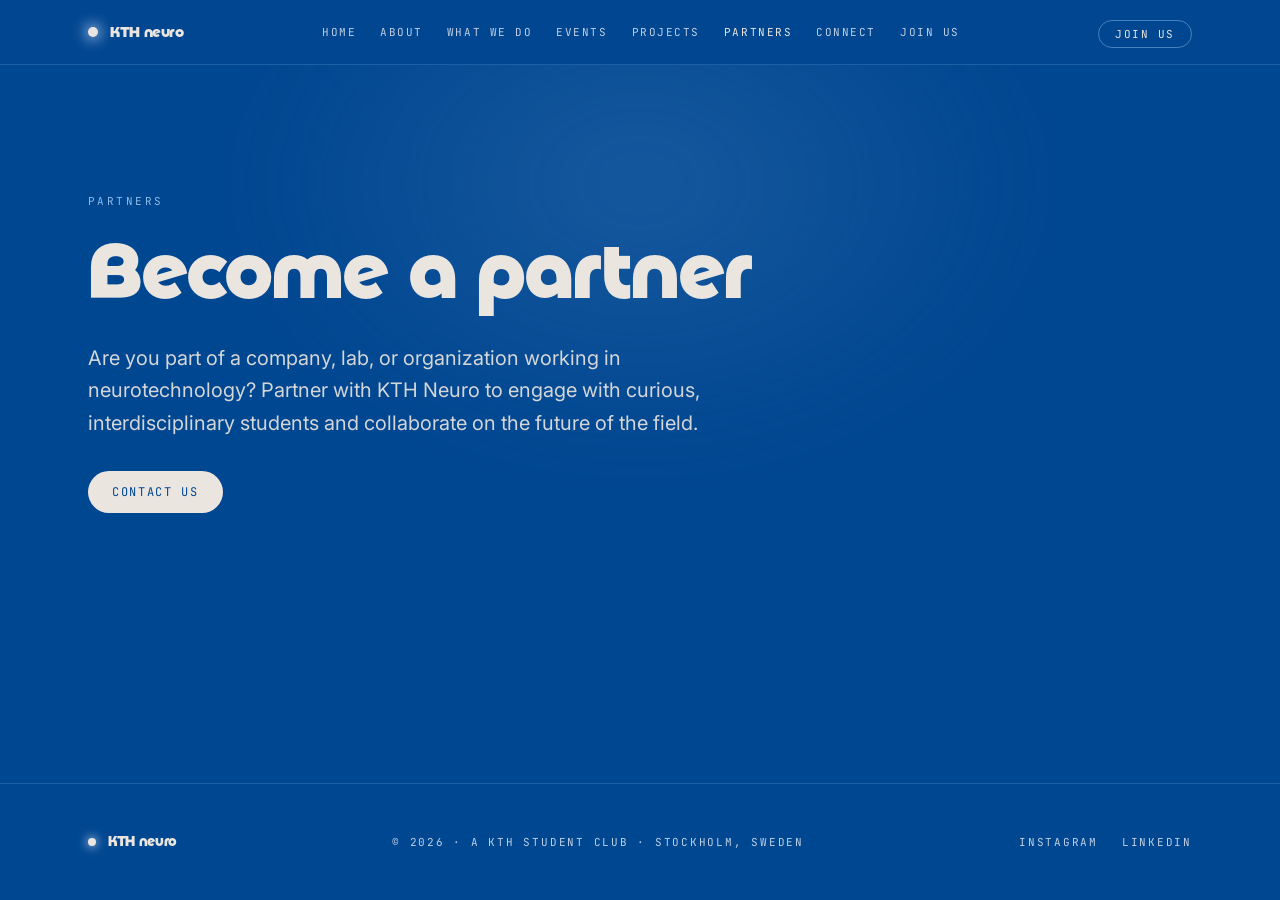
<file: partners/index.html>
<!doctype html><html lang="en"><head><meta charset="utf-8"><meta name="viewport" content="width=device-width, initial-scale=1"><title>Partners — KTH Neuro</title><meta name="description" content="Partner with KTH Neuro to engage with interdisciplinary students and neurotechnology talent."><link rel="icon" type="image/png" href="../favicon.png"><link rel="preconnect" href="https://fonts.googleapis.com"><link rel="stylesheet" href="https://fonts.googleapis.com/css2?family=Inter:ital,opsz,wght@0,14..32,400;0,14..32,500;0,14..32,600;1,14..32,400&family=JetBrains+Mono:wght@400;500&family=Space+Grotesk:wght@400;500;600;700&display=swap"><link rel="stylesheet" href="../styles.css"></head><body><div class="relative flex min-h-screen flex-col bg-ink font-sans text-mist"><header class="sticky top-0 z-30 border-b border-line/70 bg-ink/70 backdrop-blur-sm"><div class="mx-auto flex h-16 max-w-6xl items-center justify-between px-6"><a class="flex items-center gap-3" href="../index.html"><span class="relative block size-2.5 rounded-full bg-signal shadow-[0_0_14px_3px_rgba(213,227,255,0.7)]"></span><span class="font-display text-[15px] font-semibold tracking-tight text-mist">KTH neuro</span></a><nav class="hidden items-center gap-6 font-mono text-[11px] uppercase tracking-[0.14em] text-fog lg:flex"><a class="transition-colors hover:text-mist" href="../index.html">Home</a><a class="transition-colors hover:text-mist" href="../about/">About</a><a class="transition-colors hover:text-mist" href="../what-we-do/">What We Do</a><a class="transition-colors hover:text-mist" href="../events/">Events</a><a class="transition-colors hover:text-mist" href="../projects/">Projects</a><a aria-current="page" class="transition-colors hover:text-mist text-signal text-signal" data-status="active" href="../partners/">Partners</a><a class="transition-colors hover:text-mist" href="../connect/">Connect</a><a class="transition-colors hover:text-mist" href="../join/">Join Us</a></nav><div class="hidden lg:block"><a class="rounded-full border border-edge/50 px-4 py-1.5 font-mono text-[11px] uppercase tracking-[0.14em] text-signal transition-colors hover:bg-signal hover:text-ink" href="../join/">Join us</a></div><button aria-label="Toggle menu" class="flex flex-col items-center justify-center gap-1.5 p-2 lg:hidden"><span class="block h-px w-6 bg-mist"></span><span class="block h-px w-6 bg-mist"></span></button></div></header><main class="flex-1"><div class="relative overflow-hidden"><div class="pointer-events-none absolute -top-48 left-1/2 h-[620px] w-[900px] -translate-x-1/2 bg-[radial-gradient(ellipse_at_center,color-mix(in_oklab,var(--color-edge)_16%,transparent),transparent_62%)] blur-2xl"></div><section class="relative"><div class="relative mx-auto max-w-6xl px-6 pb-16 pt-24 md:pb-24 md:pt-32"><p class="rise font-mono text-[11px] uppercase tracking-[0.22em] text-edge">Partners</p><h2 class="rise mt-6 font-display text-[clamp(2.5rem,7vw,5rem)] font-bold leading-[0.95] tracking-tight text-mist text-balance" style="animation-delay:90ms">Become a partner</h2><p class="rise mt-8 max-w-[52ch] text-pretty text-lg leading-relaxed text-mist/90 md:text-xl" style="animation-delay:180ms">Are you part of a company, lab, or organization working in neurotechnology? Partner with KTH Neuro to engage with curious, interdisciplinary students and collaborate on the future of the field.</p><div class="rise mt-8 flex flex-wrap gap-4" style="animation-delay:270ms"><a class="inline-flex items-center gap-2 rounded-full bg-signal px-6 py-3 font-mono text-[12px] uppercase tracking-[0.14em] text-ink transition-colors hover:bg-white" href="mailto:board@kthneuro.com">Contact us</a></div></div></section></div><script>(function(a,f){let l;try{l=JSON.parse(sessionStorage.getItem(a)||"{}")}catch{return}const n=l?.[f||history.state?.__TSR_key];let c=!1;for(const t in n){const e=n[t],o=e?.scrollX,s=e?.scrollY;if(Number.isFinite(o)&&Number.isFinite(s)){if(t==="window")scrollTo(o,s),c=!0;else if(t)try{const r=document.querySelector(t);r&&(r.scrollLeft=o,r.scrollTop=s)}catch{}}}if(c)return;const i=location.hash.slice(1);if(i){const t=history.state?.__hashScrollIntoViewOptions??!0;if(t){const e=document.getElementById(i);e&&e.scrollIntoView(t)}return}scrollTo(0,0)})("tsr-scroll-restoration-v1_3");document.currentScript.remove()</script></main><footer class="border-t border-line/70"><div class="mx-auto flex max-w-6xl flex-col items-center gap-6 px-6 py-12 md:flex-row md:justify-between"><div class="flex items-center gap-3"><span class="relative block size-2 rounded-full bg-signal shadow-[0_0_10px_2px_rgba(213,227,255,0.6)]"></span><span class="font-display text-sm font-semibold tracking-tight text-mist">KTH neuro</span></div><p class="text-center font-mono text-[11px] uppercase tracking-[0.16em] text-fog">© 2026 · A KTH student club · Stockholm, Sweden</p><div class="flex items-center gap-6 font-mono text-[11px] uppercase tracking-[0.16em] text-fog"><a class="transition-colors hover:text-mist" href="#">Instagram</a><a class="transition-colors hover:text-mist" href="#">LinkedIn</a></div></div></footer></div><script>(function(){var P="../";var b=document.querySelector('button[aria-label="Toggle menu"]');var h=b&&b.closest("header");if(!h)return;var d=document.createElement("div");d.className="mobile-site-menu border-t border-line bg-ink px-6 py-6 lg:hidden";d.innerHTML='<nav class="flex flex-col gap-5 font-mono text-xs uppercase tracking-[0.14em] text-fog"><a href="'+P+'index.html">Home</a><a href="'+P+'about/">About</a><a href="'+P+'what-we-do/">What We Do</a><a href="'+P+'events/">Events</a><a href="'+P+'projects/">Projects</a><a href="'+P+'partners/">Partners</a><a href="'+P+'connect/">Connect</a><a href="'+P+'join/" class="text-signal">Join Us</a></nav>';d.hidden=true;h.append(d);b.addEventListener("click",function(){d.hidden=!d.hidden;b.setAttribute("aria-expanded",String(!d.hidden));});})();</script></body></html>
</file>
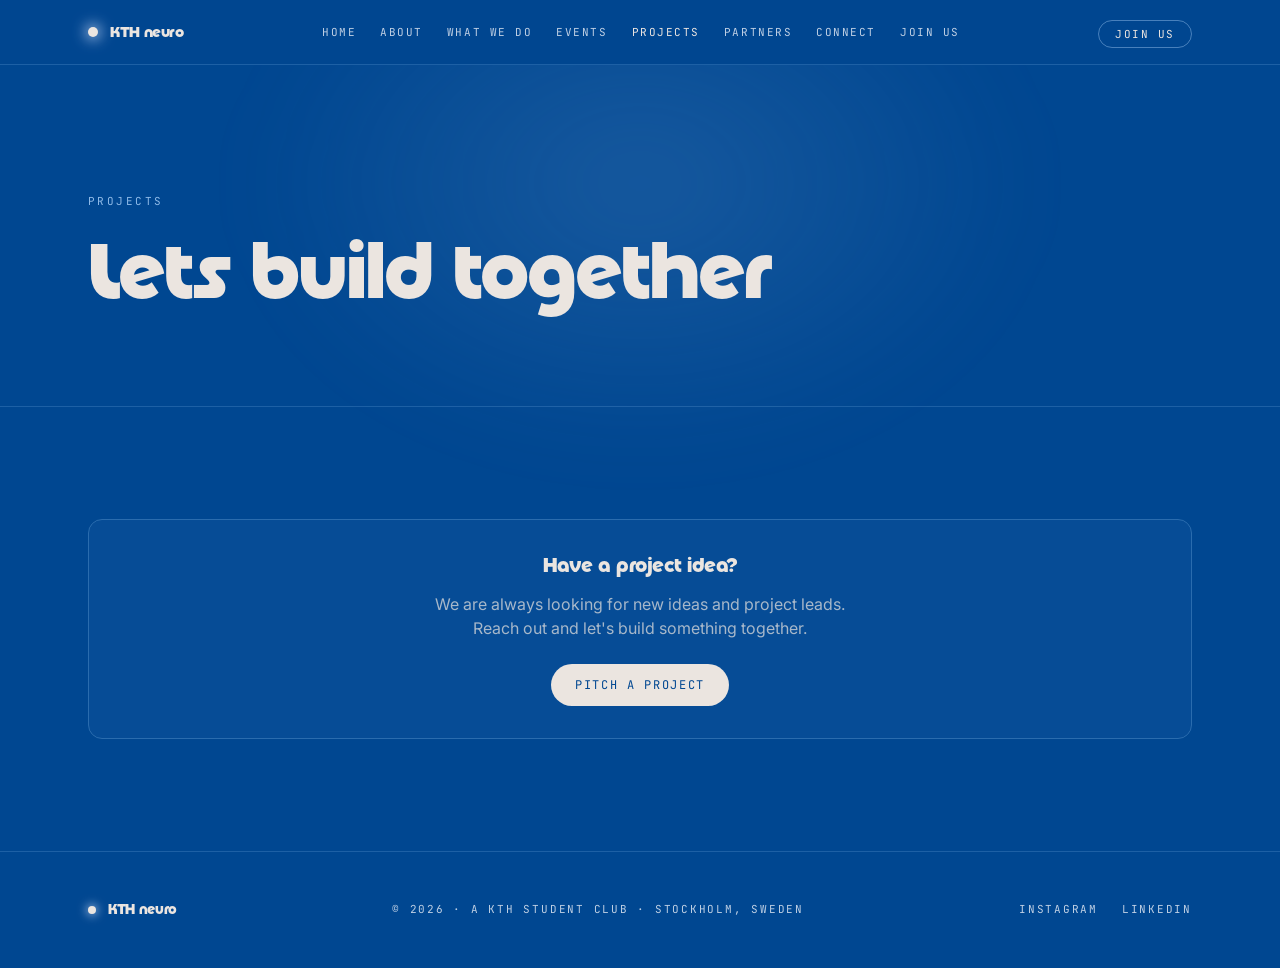
<file: projects/index.html>
<!doctype html><html lang="en"><head><meta charset="utf-8"><meta name="viewport" content="width=device-width, initial-scale=1"><title>Projects — KTH Neuro</title><meta name="description" content="Explore and propose collaborative neurotechnology projects with KTH Neuro."><link rel="icon" type="image/png" href="../favicon.png"><link rel="preconnect" href="https://fonts.googleapis.com"><link rel="stylesheet" href="https://fonts.googleapis.com/css2?family=Inter:ital,opsz,wght@0,14..32,400;0,14..32,500;0,14..32,600;1,14..32,400&family=JetBrains+Mono:wght@400;500&family=Space+Grotesk:wght@400;500;600;700&display=swap"><link rel="stylesheet" href="../styles.css"></head><body><div class="relative flex min-h-screen flex-col bg-ink font-sans text-mist"><header class="sticky top-0 z-30 border-b border-line/70 bg-ink/70 backdrop-blur-sm"><div class="mx-auto flex h-16 max-w-6xl items-center justify-between px-6"><a class="flex items-center gap-3" href="../index.html"><span class="relative block size-2.5 rounded-full bg-signal shadow-[0_0_14px_3px_rgba(213,227,255,0.7)]"></span><span class="font-display text-[15px] font-semibold tracking-tight text-mist">KTH neuro</span></a><nav class="hidden items-center gap-6 font-mono text-[11px] uppercase tracking-[0.14em] text-fog lg:flex"><a class="transition-colors hover:text-mist" href="../index.html">Home</a><a class="transition-colors hover:text-mist" href="../about/">About</a><a class="transition-colors hover:text-mist" href="../what-we-do/">What We Do</a><a class="transition-colors hover:text-mist" href="../events/">Events</a><a aria-current="page" class="transition-colors hover:text-mist text-signal text-signal" data-status="active" href="../projects/">Projects</a><a class="transition-colors hover:text-mist" href="../partners/">Partners</a><a class="transition-colors hover:text-mist" href="../connect/">Connect</a><a class="transition-colors hover:text-mist" href="../join/">Join Us</a></nav><div class="hidden lg:block"><a class="rounded-full border border-edge/50 px-4 py-1.5 font-mono text-[11px] uppercase tracking-[0.14em] text-signal transition-colors hover:bg-signal hover:text-ink" href="../join/">Join us</a></div><button aria-label="Toggle menu" class="flex flex-col items-center justify-center gap-1.5 p-2 lg:hidden"><span class="block h-px w-6 bg-mist"></span><span class="block h-px w-6 bg-mist"></span></button></div></header><main class="flex-1"><div class="relative overflow-hidden"><div class="pointer-events-none absolute -top-48 left-1/2 h-[620px] w-[900px] -translate-x-1/2 bg-[radial-gradient(ellipse_at_center,color-mix(in_oklab,var(--color-edge)_16%,transparent),transparent_62%)] blur-2xl"></div><section class="relative"><div class="relative mx-auto max-w-6xl px-6 pb-16 pt-24 md:pb-24 md:pt-32"><p class="rise font-mono text-[11px] uppercase tracking-[0.22em] text-edge">Projects</p><h1 class="rise mt-6 font-display text-[clamp(2.5rem,7vw,5rem)] font-bold leading-[0.95] tracking-tight text-mist text-balance" style="animation-delay:90ms">Lets build together</h1></div></section><section class="border-t border-line/70"><div class="mx-auto max-w-6xl px-6 py-20 md:py-28"><div class="rounded-[14px] border border-line bg-surface/60 p-8 text-center"><p class="font-display text-xl font-medium tracking-tight text-mist">Have a project idea?</p><p class="mx-auto mt-3 max-w-md text-pretty text-mist/70">We are always looking for new ideas and project leads. Reach out and let's build something together.</p><a class="mt-6 inline-flex items-center gap-2 rounded-full bg-signal px-6 py-3 font-mono text-[12px] uppercase tracking-[0.14em] text-ink transition-colors hover:bg-white" href="mailto:board@kthneuro.com">Pitch a project</a></div></div></section></div><script>(function(a,f){let l;try{l=JSON.parse(sessionStorage.getItem(a)||"{}")}catch{return}const n=l?.[f||history.state?.__TSR_key];let c=!1;for(const t in n){const e=n[t],o=e?.scrollX,s=e?.scrollY;if(Number.isFinite(o)&&Number.isFinite(s)){if(t==="window")scrollTo(o,s),c=!0;else if(t)try{const r=document.querySelector(t);r&&(r.scrollLeft=o,r.scrollTop=s)}catch{}}}if(c)return;const i=location.hash.slice(1);if(i){const t=history.state?.__hashScrollIntoViewOptions??!0;if(t){const e=document.getElementById(i);e&&e.scrollIntoView(t)}return}scrollTo(0,0)})("tsr-scroll-restoration-v1_3");document.currentScript.remove()</script></main><footer class="border-t border-line/70"><div class="mx-auto flex max-w-6xl flex-col items-center gap-6 px-6 py-12 md:flex-row md:justify-between"><div class="flex items-center gap-3"><span class="relative block size-2 rounded-full bg-signal shadow-[0_0_10px_2px_rgba(213,227,255,0.6)]"></span><span class="font-display text-sm font-semibold tracking-tight text-mist">KTH neuro</span></div><p class="text-center font-mono text-[11px] uppercase tracking-[0.16em] text-fog">© 2026 · A KTH student club · Stockholm, Sweden</p><div class="flex items-center gap-6 font-mono text-[11px] uppercase tracking-[0.16em] text-fog"><a class="transition-colors hover:text-mist" href="#">Instagram</a><a class="transition-colors hover:text-mist" href="#">LinkedIn</a></div></div></footer></div><script>(function(){var P="../";var b=document.querySelector('button[aria-label="Toggle menu"]');var h=b&&b.closest("header");if(!h)return;var d=document.createElement("div");d.className="mobile-site-menu border-t border-line bg-ink px-6 py-6 lg:hidden";d.innerHTML='<nav class="flex flex-col gap-5 font-mono text-xs uppercase tracking-[0.14em] text-fog"><a href="'+P+'index.html">Home</a><a href="'+P+'about/">About</a><a href="'+P+'what-we-do/">What We Do</a><a href="'+P+'events/">Events</a><a href="'+P+'projects/">Projects</a><a href="'+P+'partners/">Partners</a><a href="'+P+'connect/">Connect</a><a href="'+P+'join/" class="text-signal">Join Us</a></nav>';d.hidden=true;h.append(d);b.addEventListener("click",function(){d.hidden=!d.hidden;b.setAttribute("aria-expanded",String(!d.hidden));});})();</script></body></html>
</file>
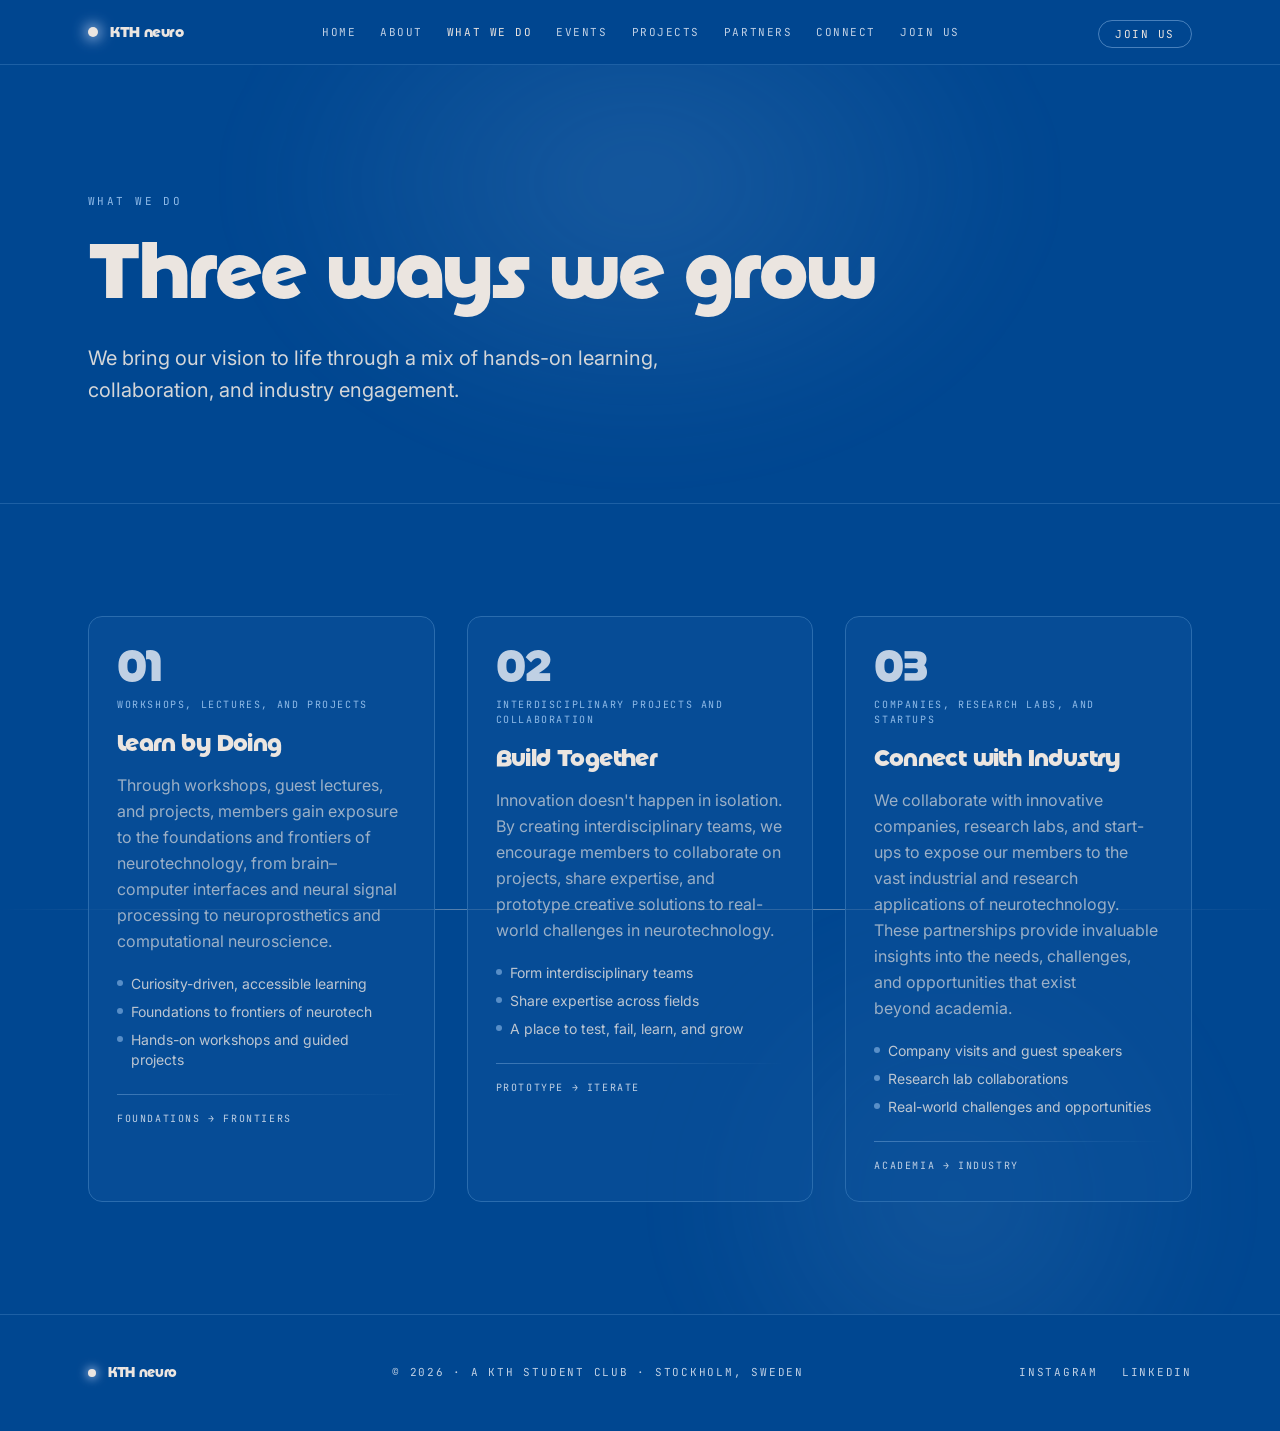
<file: what-we-do/index.html>
<!doctype html><html lang="en"><head><meta charset="utf-8"><meta name="viewport" content="width=device-width, initial-scale=1"><title>What We Do — KTH Neuro</title><meta name="description" content="See how KTH Neuro brings students together through learning, projects, and industry connections."><link rel="icon" type="image/png" href="../favicon.png"><link rel="preconnect" href="https://fonts.googleapis.com"><link rel="stylesheet" href="https://fonts.googleapis.com/css2?family=Inter:ital,opsz,wght@0,14..32,400;0,14..32,500;0,14..32,600;1,14..32,400&family=JetBrains+Mono:wght@400;500&family=Space+Grotesk:wght@400;500;600;700&display=swap"><link rel="stylesheet" href="../styles.css"></head><body><div class="relative flex min-h-screen flex-col bg-ink font-sans text-mist"><header class="sticky top-0 z-30 border-b border-line/70 bg-ink/70 backdrop-blur-sm"><div class="mx-auto flex h-16 max-w-6xl items-center justify-between px-6"><a class="flex items-center gap-3" href="../index.html"><span class="relative block size-2.5 rounded-full bg-signal shadow-[0_0_14px_3px_rgba(213,227,255,0.7)]"></span><span class="font-display text-[15px] font-semibold tracking-tight text-mist">KTH neuro</span></a><nav class="hidden items-center gap-6 font-mono text-[11px] uppercase tracking-[0.14em] text-fog lg:flex"><a class="transition-colors hover:text-mist" href="../index.html">Home</a><a class="transition-colors hover:text-mist" href="../about/">About</a><a aria-current="page" class="transition-colors hover:text-mist text-signal text-signal" data-status="active" href="../what-we-do/">What We Do</a><a class="transition-colors hover:text-mist" href="../events/">Events</a><a class="transition-colors hover:text-mist" href="../projects/">Projects</a><a class="transition-colors hover:text-mist" href="../partners/">Partners</a><a class="transition-colors hover:text-mist" href="../connect/">Connect</a><a class="transition-colors hover:text-mist" href="../join/">Join Us</a></nav><div class="hidden lg:block"><a class="rounded-full border border-edge/50 px-4 py-1.5 font-mono text-[11px] uppercase tracking-[0.14em] text-signal transition-colors hover:bg-signal hover:text-ink" href="../join/">Join us</a></div><button aria-label="Toggle menu" class="flex flex-col items-center justify-center gap-1.5 p-2 lg:hidden"><span class="block h-px w-6 bg-mist"></span><span class="block h-px w-6 bg-mist"></span></button></div></header><main class="flex-1"><div class="relative overflow-hidden"><div class="pointer-events-none absolute -top-48 left-1/2 h-[620px] w-[900px] -translate-x-1/2 bg-[radial-gradient(ellipse_at_center,color-mix(in_oklab,var(--color-edge)_16%,transparent),transparent_62%)] blur-2xl"></div><div class="pointer-events-none absolute -bottom-40 right-12 h-[560px] w-[560px] bg-[radial-gradient(circle,color-mix(in_oklab,var(--color-edge)_12%,transparent),transparent_70%)] blur-2xl"></div><section class="relative"><div class="relative mx-auto max-w-6xl px-6 pb-16 pt-24 md:pb-24 md:pt-32"><p class="rise font-mono text-[11px] uppercase tracking-[0.22em] text-edge">What We Do</p><h1 class="rise mt-6 font-display text-[clamp(2.5rem,7vw,5rem)] font-bold leading-[0.95] tracking-tight text-mist text-balance" style="animation-delay:90ms">Three ways we grow</h1><p class="rise mt-8 max-w-[52ch] text-pretty text-lg leading-relaxed text-mist/90 md:text-xl" style="animation-delay:180ms">We bring our vision to life through a mix of hands-on learning, collaboration, and industry engagement.</p></div></section><section class="relative border-t border-line/70"><div class="pointer-events-none absolute inset-x-0 top-1/2 h-px scene"></div><div class="relative mx-auto max-w-6xl px-6 py-20 md:py-28"><div class="grid gap-8 md:grid-cols-3"><article class="group relative rounded-[14px] border border-line bg-surface/60 p-7 transition-colors duration-300 hover:border-edge/50"><span class="font-display text-[2.75rem] font-bold leading-none tracking-tight text-fog transition-colors group-hover:text-signal">01</span><p class="mt-2 font-mono text-[10px] uppercase tracking-[0.16em] text-edge">Workshops, lectures, and projects</p><h2 class="mt-4 font-display text-2xl font-medium tracking-tight text-mist">Learn by Doing</h2><p class="mt-3 text-pretty leading-relaxed text-mist/65">Through workshops, guest lectures, and projects, members gain exposure to the foundations and frontiers of neurotechnology, from brain–computer interfaces and neural signal processing to neuroprosthetics and computational neuroscience.</p><ul class="mt-5 space-y-2"><li class="flex items-start gap-2 text-sm text-mist/80"><span class="mt-1.5 size-1.5 shrink-0 rounded-full bg-edge/60"></span>Curiosity-driven, accessible learning</li><li class="flex items-start gap-2 text-sm text-mist/80"><span class="mt-1.5 size-1.5 shrink-0 rounded-full bg-edge/60"></span>Foundations to frontiers of neurotech</li><li class="flex items-start gap-2 text-sm text-mist/80"><span class="mt-1.5 size-1.5 shrink-0 rounded-full bg-edge/60"></span>Hands-on workshops and guided projects</li></ul><div class="mt-6 h-px w-full bg-gradient-to-r from-edge/40 to-transparent"></div><p class="mt-4 font-mono text-[10px] uppercase tracking-[0.16em] text-fog">Foundations → Frontiers</p></article><article class="group relative rounded-[14px] border border-line bg-surface/60 p-7 transition-colors duration-300 hover:border-edge/50"><span class="font-display text-[2.75rem] font-bold leading-none tracking-tight text-fog transition-colors group-hover:text-signal">02</span><p class="mt-2 font-mono text-[10px] uppercase tracking-[0.16em] text-edge">Interdisciplinary projects and collaboration</p><h2 class="mt-4 font-display text-2xl font-medium tracking-tight text-mist">Build Together</h2><p class="mt-3 text-pretty leading-relaxed text-mist/65">Innovation doesn't happen in isolation. By creating interdisciplinary teams, we encourage members to collaborate on projects, share expertise, and prototype creative solutions to real-world challenges in neurotechnology.</p><ul class="mt-5 space-y-2"><li class="flex items-start gap-2 text-sm text-mist/80"><span class="mt-1.5 size-1.5 shrink-0 rounded-full bg-edge/60"></span>Form interdisciplinary teams</li><li class="flex items-start gap-2 text-sm text-mist/80"><span class="mt-1.5 size-1.5 shrink-0 rounded-full bg-edge/60"></span>Share expertise across fields</li><li class="flex items-start gap-2 text-sm text-mist/80"><span class="mt-1.5 size-1.5 shrink-0 rounded-full bg-edge/60"></span>A place to test, fail, learn, and grow</li></ul><div class="mt-6 h-px w-full bg-gradient-to-r from-edge/40 to-transparent"></div><p class="mt-4 font-mono text-[10px] uppercase tracking-[0.16em] text-fog">Prototype → Iterate</p></article><article class="group relative rounded-[14px] border border-line bg-surface/60 p-7 transition-colors duration-300 hover:border-edge/50"><span class="font-display text-[2.75rem] font-bold leading-none tracking-tight text-fog transition-colors group-hover:text-signal">03</span><p class="mt-2 font-mono text-[10px] uppercase tracking-[0.16em] text-edge">Companies, research labs, and startups</p><h2 class="mt-4 font-display text-2xl font-medium tracking-tight text-mist">Connect with Industry</h2><p class="mt-3 text-pretty leading-relaxed text-mist/65">We collaborate with innovative companies, research labs, and start-ups to expose our members to the vast industrial and research applications of neurotechnology. These partnerships provide invaluable insights into the needs, challenges, and opportunities that exist beyond academia.</p><ul class="mt-5 space-y-2"><li class="flex items-start gap-2 text-sm text-mist/80"><span class="mt-1.5 size-1.5 shrink-0 rounded-full bg-edge/60"></span>Company visits and guest speakers</li><li class="flex items-start gap-2 text-sm text-mist/80"><span class="mt-1.5 size-1.5 shrink-0 rounded-full bg-edge/60"></span>Research lab collaborations</li><li class="flex items-start gap-2 text-sm text-mist/80"><span class="mt-1.5 size-1.5 shrink-0 rounded-full bg-edge/60"></span>Real-world challenges and opportunities</li></ul><div class="mt-6 h-px w-full bg-gradient-to-r from-edge/40 to-transparent"></div><p class="mt-4 font-mono text-[10px] uppercase tracking-[0.16em] text-fog">Academia → Industry</p></article></div></div></section></div><script>(function(a,f){let l;try{l=JSON.parse(sessionStorage.getItem(a)||"{}")}catch{return}const n=l?.[f||history.state?.__TSR_key];let c=!1;for(const t in n){const e=n[t],o=e?.scrollX,s=e?.scrollY;if(Number.isFinite(o)&&Number.isFinite(s)){if(t==="window")scrollTo(o,s),c=!0;else if(t)try{const r=document.querySelector(t);r&&(r.scrollLeft=o,r.scrollTop=s)}catch{}}}if(c)return;const i=location.hash.slice(1);if(i){const t=history.state?.__hashScrollIntoViewOptions??!0;if(t){const e=document.getElementById(i);e&&e.scrollIntoView(t)}return}scrollTo(0,0)})("tsr-scroll-restoration-v1_3");document.currentScript.remove()</script></main><footer class="border-t border-line/70"><div class="mx-auto flex max-w-6xl flex-col items-center gap-6 px-6 py-12 md:flex-row md:justify-between"><div class="flex items-center gap-3"><span class="relative block size-2 rounded-full bg-signal shadow-[0_0_10px_2px_rgba(213,227,255,0.6)]"></span><span class="font-display text-sm font-semibold tracking-tight text-mist">KTH neuro</span></div><p class="text-center font-mono text-[11px] uppercase tracking-[0.16em] text-fog">© 2026 · A KTH student club · Stockholm, Sweden</p><div class="flex items-center gap-6 font-mono text-[11px] uppercase tracking-[0.16em] text-fog"><a class="transition-colors hover:text-mist" href="#">Instagram</a><a class="transition-colors hover:text-mist" href="#">LinkedIn</a></div></div></footer></div><script>(function(){var P="../";var b=document.querySelector('button[aria-label="Toggle menu"]');var h=b&&b.closest("header");if(!h)return;var d=document.createElement("div");d.className="mobile-site-menu border-t border-line bg-ink px-6 py-6 lg:hidden";d.innerHTML='<nav class="flex flex-col gap-5 font-mono text-xs uppercase tracking-[0.14em] text-fog"><a href="'+P+'index.html">Home</a><a href="'+P+'about/">About</a><a href="'+P+'what-we-do/">What We Do</a><a href="'+P+'events/">Events</a><a href="'+P+'projects/">Projects</a><a href="'+P+'partners/">Partners</a><a href="'+P+'connect/">Connect</a><a href="'+P+'join/" class="text-signal">Join Us</a></nav>';d.hidden=true;h.append(d);b.addEventListener("click",function(){d.hidden=!d.hidden;b.setAttribute("aria-expanded",String(!d.hidden));});})();</script></body></html>
</file>
<file: styles.css>
@layer properties {
  @supports (((-webkit-hyphens: none)) and (not (margin-trim: inline))) or ((-moz-orient: inline) and (not (color: rgb(from red r g b)))) {
  *, ::before, ::after, ::backdrop { --tw-translate-x: 0; --tw-translate-y: 0; --tw-translate-z: 0; --tw-rotate-x: initial; --tw-rotate-y: initial; --tw-rotate-z: initial; --tw-skew-x: initial; --tw-skew-y: initial; --tw-space-y-reverse: 0; --tw-space-x-reverse: 0; --tw-border-style: solid; --tw-gradient-position: initial; --tw-gradient-from: #0000; --tw-gradient-via: #0000; --tw-gradient-to: #0000; --tw-gradient-stops: initial; --tw-gradient-via-stops: initial; --tw-gradient-from-position: 0%; --tw-gradient-via-position: 50%; --tw-gradient-to-position: 100%; --tw-leading: initial; --tw-font-weight: initial; --tw-tracking: initial; --tw-ordinal: initial; --tw-slashed-zero: initial; --tw-numeric-figure: initial; --tw-numeric-spacing: initial; --tw-numeric-fraction: initial; --tw-shadow: 0 0 #0000; --tw-shadow-color: initial; --tw-shadow-alpha: 100%; --tw-inset-shadow: 0 0 #0000; --tw-inset-shadow-color: initial; --tw-inset-shadow-alpha: 100%; --tw-ring-color: initial; --tw-ring-shadow: 0 0 #0000; --tw-inset-ring-color: initial; --tw-inset-ring-shadow: 0 0 #0000; --tw-ring-inset: initial; --tw-ring-offset-width: 0px; --tw-ring-offset-color: #fff; --tw-ring-offset-shadow: 0 0 #0000; --tw-outline-style: solid; --tw-blur: initial; --tw-brightness: initial; --tw-contrast: initial; --tw-grayscale: initial; --tw-hue-rotate: initial; --tw-invert: initial; --tw-opacity: initial; --tw-saturate: initial; --tw-sepia: initial; --tw-drop-shadow: initial; --tw-drop-shadow-color: initial; --tw-drop-shadow-alpha: 100%; --tw-drop-shadow-size: initial; --tw-backdrop-blur: initial; --tw-backdrop-brightness: initial; --tw-backdrop-contrast: initial; --tw-backdrop-grayscale: initial; --tw-backdrop-hue-rotate: initial; --tw-backdrop-invert: initial; --tw-backdrop-opacity: initial; --tw-backdrop-saturate: initial; --tw-backdrop-sepia: initial; --tw-duration: initial; --tw-ease: initial; --tw-content: ""; --tw-animation-delay: 0s; --tw-animation-direction: normal; --tw-animation-duration: initial; --tw-animation-fill-mode: none; --tw-animation-iteration-count: 1; --tw-enter-blur: 0; --tw-enter-opacity: 1; --tw-enter-rotate: 0; --tw-enter-scale: 1; --tw-enter-translate-x: 0; --tw-enter-translate-y: 0; --tw-exit-blur: 0; --tw-exit-opacity: 1; --tw-exit-rotate: 0; --tw-exit-scale: 1; --tw-exit-translate-x: 0; --tw-exit-translate-y: 0; }
}
}
@layer theme {
  :root, :host { --font-sans: -apple-system, BlinkMacSystemFont, "Segoe UI", Roboto, "Helvetica Neue",
      "Noto Sans", Arial, sans-serif, "Apple Color Emoji", "Segoe UI Emoji",
      "Segoe UI Symbol", "Noto Color Emoji"; --font-mono: ui-monospace, SFMono-Regular, Menlo, Monaco, Consolas, "Liberation Mono",
      "Courier New", monospace; --color-black: #000; --color-white: #fff; --spacing: .25rem; --container-sm: 24rem; --container-md: 28rem; --container-lg: 32rem; --container-xl: 36rem; --container-6xl: 72rem; --text-xs: .75rem; --text-xs--line-height: calc(1 / .75); --text-sm: .875rem; --text-sm--line-height: calc(1.25 / .875); --text-base: 1rem; --text-base--line-height: calc(1.5 / 1); --text-lg: 1.125rem; --text-lg--line-height: calc(1.75 / 1.125); --text-xl: 1.25rem; --text-xl--line-height: calc(1.75 / 1.25); --text-2xl: 1.5rem; --text-2xl--line-height: calc(2 / 1.5); --text-3xl: 1.875rem; --text-3xl--line-height: calc(2.25 / 1.875); --text-4xl: 2.25rem; --text-4xl--line-height: calc(2.5 / 2.25); --text-7xl: 4.5rem; --text-7xl--line-height: 1; --font-weight-normal: 400; --font-weight-medium: 500; --font-weight-semibold: 600; --font-weight-bold: 700; --tracking-tight: -.025em; --tracking-widest: .1em; --leading-tight: 1.25; --leading-snug: 1.375; --leading-relaxed: 1.625; --ease-in-out: cubic-bezier(.4, 0, .2, 1); --animate-pulse: pulse 2s cubic-bezier(.4, 0, .6, 1) infinite; --blur-sm: 8px; --blur-2xl: 40px; --aspect-video: 16 / 9; --default-transition-duration: .15s; --default-transition-timing-function: cubic-bezier(.4, 0, .2, 1); --default-font-family: "Inter", ui-sans-serif, system-ui, sans-serif; --default-mono-font-family: "JetBrains Mono", ui-monospace, monospace; --color-background: var(--background); --color-foreground: var(--foreground); --color-border: var(--border); --color-ink: var(--ink); --color-line: var(--line); --color-mist: var(--mist); --color-signal: var(--signal); --color-edge: var(--edge); --ease-out-expo: cubic-bezier(.32, .72, 0, 1); }
}
@layer base {
  ::file-selector-button { box-sizing: border-box; border: 0px solid; margin: 0px; padding: 0px; }
  ::file-selector-button { font: inherit; letter-spacing: inherit; color: inherit; opacity: 1; background-color: rgba(0, 0, 0, 0); border-radius: 0px; }
  @supports (not ((-webkit-appearance: -apple-pay-button))) or (contain-intrinsic-size: 1px) {
  ::placeholder { color: currentcolor; }
  @supports (color: color-mix(in lab, red, red)) {
  ::placeholder { color: color-mix(in oklab, currentcolor, transparent); }
}
}
  ::-webkit-datetime-edit { padding-block: 0px; }
  ::-webkit-datetime-edit-year-field { padding-block: 0px; }
  ::-webkit-datetime-edit-month-field { padding-block: 0px; }
  ::-webkit-datetime-edit-day-field { padding-block: 0px; }
  ::-webkit-datetime-edit-hour-field { padding-block: 0px; }
  ::-webkit-datetime-edit-minute-field { padding-block: 0px; }
  ::-webkit-datetime-edit-second-field { padding-block: 0px; }
  ::-webkit-datetime-edit-millisecond-field { padding-block: 0px; }
  ::-webkit-datetime-edit-meridiem-field { padding-block: 0px; }
  ::file-selector-button { appearance: button; }
  ::-webkit-inner-spin-button { height: auto; }
  ::-webkit-outer-spin-button { height: auto; }
  *, ::after, ::before, ::backdrop { box-sizing: border-box; border: 0px solid; margin: 0px; padding: 0px; }
  ::file-selector-button { box-sizing: border-box; border: 0px solid; margin: 0px; padding: 0px; }
  html, :host { text-size-adjust: 100%; tab-size: 4; line-height: 1.5; font-family: var(--default-font-family, -apple-system, BlinkMacSystemFont, "Segoe UI", Roboto, "Helvetica Neue", "Noto Sans", Arial, sans-serif, "Apple Color Emoji", "Segoe UI Emoji", "Segoe UI Symbol", "Noto Color Emoji"); font-feature-settings: var(--default-font-feature-settings, normal); font-variation-settings: var(--default-font-variation-settings, normal); -webkit-tap-highlight-color: transparent; }
  hr { height: 0px; color: inherit; border-top-width: 1px; }
  abbr:where([title]) { text-decoration: underline dotted; }
  h1, h2, h3, h4, h5, h6 { font-size: inherit; font-weight: inherit; }
  a { color: inherit; text-decoration: inherit; }
  b, strong { font-weight: bolder; }
  code, kbd, samp, pre { font-family: var(--default-mono-font-family, ui-monospace, SFMono-Regular, Menlo, Monaco, Consolas, "Liberation Mono", "Courier New", monospace); font-feature-settings: var(--default-mono-font-feature-settings, normal); font-variation-settings: var(--default-mono-font-variation-settings, normal); font-size: 1em; }
  small { font-size: 80%; }
  sub, sup { vertical-align: baseline; font-size: 75%; line-height: 0; position: relative; }
  sub { bottom: -0.25em; }
  sup { top: -0.5em; }
  table { text-indent: 0px; border-color: inherit; border-collapse: collapse; }
  progress { vertical-align: baseline; }
  summary { display: list-item; }
  ol, ul, menu { list-style: none; }
  img, svg, video, canvas, audio, iframe, embed, object { vertical-align: middle; display: block; }
  img, video { max-width: 100%; height: auto; }
  button, input, select, optgroup, textarea { font: inherit; letter-spacing: inherit; color: inherit; opacity: 1; background-color: rgba(0, 0, 0, 0); border-radius: 0px; }
  ::file-selector-button { font: inherit; letter-spacing: inherit; color: inherit; opacity: 1; background-color: rgba(0, 0, 0, 0); border-radius: 0px; }
  :where(select:is([multiple], [size])) optgroup { font-weight: bolder; }
  :where(select:is([multiple], [size])) optgroup option { padding-inline-start: 20px; }
  ::file-selector-button { margin-inline-end: 4px; }
  ::placeholder { opacity: 1; }
  @supports (not ((-webkit-appearance: -apple-pay-button))) or (contain-intrinsic-size: 1px) {
  ::placeholder { color: currentcolor; }
  @supports (color: color-mix(in lab, red, red)) {
  ::placeholder { color: color-mix(in oklab, currentcolor, transparent); }
}
}
  textarea { resize: vertical; }
  ::-webkit-search-decoration { appearance: none; }
  ::-webkit-date-and-time-value { min-height: 1lh; text-align: inherit; }
  ::-webkit-datetime-edit { display: inline-flex; }
  ::-webkit-datetime-edit-fields-wrapper { padding: 0px; }
  ::-webkit-datetime-edit { padding-block: 0px; }
  ::-webkit-datetime-edit-year-field { padding-block: 0px; }
  ::-webkit-datetime-edit-month-field { padding-block: 0px; }
  ::-webkit-datetime-edit-day-field { padding-block: 0px; }
  ::-webkit-datetime-edit-hour-field { padding-block: 0px; }
  ::-webkit-datetime-edit-minute-field { padding-block: 0px; }
  ::-webkit-datetime-edit-second-field { padding-block: 0px; }
  ::-webkit-datetime-edit-millisecond-field { padding-block: 0px; }
  ::-webkit-datetime-edit-meridiem-field { padding-block: 0px; }
  ::-webkit-calendar-picker-indicator { line-height: 1; }
  button, input:where([type="button"], [type="reset"], [type="submit"]) { appearance: button; }
  ::file-selector-button { appearance: button; }
  ::-webkit-inner-spin-button { height: auto; }
  ::-webkit-outer-spin-button { height: auto; }
  [hidden]:where(:not([hidden="until-found"])) { display: none !important; }
  * { border-color: var(--color-line); }
  html { scroll-behavior: smooth; }
  body { background-color: var(--color-ink); color: var(--color-mist); }
}
@layer components;
@layer utilities {
  .border-border\/50 { border-color: var(--border); }
  @supports (color: color-mix(in lab, red, red)) {
  .border-border\/50 { border-color: color-mix(in oklab, var(--border) 50%, transparent); }
}
  .border-destructive\/50 { border-color: var(--destructive); }
  @supports (color: color-mix(in lab, red, red)) {
  .border-destructive\/50 { border-color: color-mix(in oklab, var(--destructive) 50%, transparent); }
}
  .border-primary { border-color: var(--primary); }
  .border-primary\/50 { border-color: var(--primary); }
  @supports (color: color-mix(in lab, red, red)) {
  .border-primary\/50 { border-color: color-mix(in oklab, var(--primary) 50%, transparent); }
}
  .border-sidebar-border { border-color: var(--sidebar-border); }
  .bg-black\/80 { background-color: rgba(0, 0, 0, 0.8); }
  @supports (color: color-mix(in lab, red, red)) {
  .bg-black\/80 { background-color: color-mix(in oklab, var(--color-black) 80%, transparent); }
}
  .bg-muted { background-color: var(--muted); }
  .bg-muted\/50 { background-color: var(--muted); }
  @supports (color: color-mix(in lab, red, red)) {
  .bg-muted\/50 { background-color: color-mix(in oklab, var(--muted) 50%, transparent); }
}
  .bg-primary { background-color: var(--primary); }
  .bg-primary\/10 { background-color: var(--primary); }
  @supports (color: color-mix(in lab, red, red)) {
  .bg-primary\/10 { background-color: color-mix(in oklab, var(--primary) 10%, transparent); }
}
  .bg-primary\/20 { background-color: var(--primary); }
  @supports (color: color-mix(in lab, red, red)) {
  .bg-primary\/20 { background-color: color-mix(in oklab, var(--primary) 20%, transparent); }
}
  .bg-sidebar { background-color: var(--sidebar); }
  .bg-sidebar-border { background-color: var(--sidebar-border); }
  .bg-\[radial-gradient\(circle\,color-mix\(in_oklab\,var\(--color-edge\)_12\%\,transparent\)\,transparent_70\%\)\] { background-image: radial-gradient(circle,var(--color-edge),transparent 70%); }
  @supports (color: color-mix(in lab, red, red)) {
  .bg-\[radial-gradient\(circle\,color-mix\(in_oklab\,var\(--color-edge\)_12\%\,transparent\)\,transparent_70\%\)\] { background-image: radial-gradient(circle,color-mix(in oklab,var(--color-edge) 12%,transparent),transparent 70%); }
}
  .bg-\[radial-gradient\(circle\,color-mix\(in_oklab\,var\(--color-edge\)_14\%\,transparent\)\,transparent_70\%\)\] { background-image: radial-gradient(circle,var(--color-edge),transparent 70%); }
  @supports (color: color-mix(in lab, red, red)) {
  .bg-\[radial-gradient\(circle\,color-mix\(in_oklab\,var\(--color-edge\)_14\%\,transparent\)\,transparent_70\%\)\] { background-image: radial-gradient(circle,color-mix(in oklab,var(--color-edge) 14%,transparent),transparent 70%); }
}
  .bg-\[radial-gradient\(ellipse_at_center\,color-mix\(in_oklab\,var\(--color-edge\)_16\%\,transparent\)\,transparent_62\%\)\] { background-image: radial-gradient(ellipse at center,var(--color-edge),transparent 62%); }
  @supports (color: color-mix(in lab, red, red)) {
  .bg-\[radial-gradient\(ellipse_at_center\,color-mix\(in_oklab\,var\(--color-edge\)_16\%\,transparent\)\,transparent_62\%\)\] { background-image: radial-gradient(ellipse at center,color-mix(in oklab,var(--color-edge) 16%,transparent),transparent 62%); }
}
  .bg-\[radial-gradient\(ellipse_at_center\,color-mix\(in_oklab\,var\(--color-edge\)_20\%\,transparent\)\,transparent_62\%\)\] { background-image: radial-gradient(ellipse at center,var(--color-edge),transparent 62%); }
  @supports (color: color-mix(in lab, red, red)) {
  .bg-\[radial-gradient\(ellipse_at_center\,color-mix\(in_oklab\,var\(--color-edge\)_20\%\,transparent\)\,transparent_62\%\)\] { background-image: radial-gradient(ellipse at center,color-mix(in oklab,var(--color-edge) 20%,transparent),transparent 62%); }
}
  .text-sidebar-foreground { color: var(--sidebar-foreground); }
  .text-sidebar-foreground\/70 { color: var(--sidebar-foreground); }
  @supports (color: color-mix(in lab, red, red)) {
  .text-sidebar-foreground\/70 { color: color-mix(in oklab, var(--sidebar-foreground) 70%, transparent); }
}
  .ring-sidebar-ring { --tw-ring-color: var(--sidebar-ring); }
  @media (hover: hover) {
  .group-hover\:translate-x-1:is(:where(.group):hover *) { --tw-translate-x: var(--spacing); translate: var(--tw-translate-x) var(--tw-translate-y); }
  .group-hover\/menu-item\:opacity-100:is(:where(.group\/menu-item):hover *) { opacity: 1; }
}
  .group-has-\[\[data-sidebar\=menu-action\]\]\/menu-item\:pr-8:is(:where(.group\/menu-item):has([data-sidebar="menu-action"]) *) { padding-right: calc(var(--spacing) * 8); }
  .group-data-\[focused\=true\]\/day\:ring-ring\/50:is(:where(.group\/day)[data-focused="true"] *) { --tw-ring-color: var(--ring); }
  @supports (color: color-mix(in lab, red, red)) {
  .group-data-\[focused\=true\]\/day\:ring-ring\/50:is(:where(.group\/day)[data-focused="true"] *) { --tw-ring-color: color-mix(in oklab, var(--ring) 50%, transparent); }
}
  .group-data-\[variant\=floating\]\:border-sidebar-border:is(:where(.group)[data-variant="floating"] *) { border-color: var(--sidebar-border); }
  .group-\[\.toast\]\:bg-muted:is(:where(.group).toast *) { background-color: var(--muted); }
  .group-\[\.toast\]\:bg-primary:is(:where(.group).toast *) { background-color: var(--primary); }
  .group-\[\.toast\]\:text-muted-foreground:is(:where(.group).toast *) { color: var(--muted-foreground); }
  .group-\[\.toast\]\:text-primary-foreground:is(:where(.group).toast *) { color: var(--primary-foreground); }
  .group-\[\.toaster\]\:border-border:is(:where(.group).toaster *) { border-color: var(--border); }
  .group-\[\.toaster\]\:bg-background:is(:where(.group).toaster *) { background-color: var(--background); }
  .group-\[\.toaster\]\:text-foreground:is(:where(.group).toaster *) { color: var(--foreground); }
  .group-\[\.toaster\]\:shadow-lg:is(:where(.group).toaster *) { --tw-shadow: 0 10px 15px -3px var(--tw-shadow-color, #0000001a), 0 4px 6px -4px var(--tw-shadow-color, #0000001a); box-shadow: var(--tw-inset-shadow), var(--tw-inset-ring-shadow), var(--tw-ring-offset-shadow), var(--tw-ring-shadow), var(--tw-shadow); }
  @media (hover: hover) {
  .peer-hover\/menu-button\:text-sidebar-accent-foreground:is(:where(.peer\/menu-button):hover ~ *) { color: var(--sidebar-accent-foreground); }
}
  .peer-data-\[active\=true\]\/menu-button\:text-sidebar-accent-foreground:is(:where(.peer\/menu-button)[data-active="true"] ~ *) { color: var(--sidebar-accent-foreground); }
  @media (hover: hover) {
  .hover\:scale-\[1\.03\]:hover { scale: 1.03; }
  .hover\:bg-accent:hover { background-color: var(--accent); }
  .hover\:bg-destructive\/80:hover { background-color: var(--destructive); }
  @supports (color: color-mix(in lab, red, red)) {
  .hover\:bg-destructive\/80:hover { background-color: color-mix(in oklab, var(--destructive) 80%, transparent); }
}
  .hover\:bg-destructive\/90:hover { background-color: var(--destructive); }
  @supports (color: color-mix(in lab, red, red)) {
  .hover\:bg-destructive\/90:hover { background-color: color-mix(in oklab, var(--destructive) 90%, transparent); }
}
  .hover\:bg-muted:hover, .hover\:bg-muted\/50:hover { background-color: var(--muted); }
  @supports (color: color-mix(in lab, red, red)) {
  .hover\:bg-muted\/50:hover { background-color: color-mix(in oklab, var(--muted) 50%, transparent); }
}
  .hover\:bg-primary\/80:hover { background-color: var(--primary); }
  @supports (color: color-mix(in lab, red, red)) {
  .hover\:bg-primary\/80:hover { background-color: color-mix(in oklab, var(--primary) 80%, transparent); }
}
  .hover\:bg-primary\/90:hover { background-color: var(--primary); }
  @supports (color: color-mix(in lab, red, red)) {
  .hover\:bg-primary\/90:hover { background-color: color-mix(in oklab, var(--primary) 90%, transparent); }
}
  .hover\:bg-secondary\/80:hover { background-color: var(--secondary); }
  @supports (color: color-mix(in lab, red, red)) {
  .hover\:bg-secondary\/80:hover { background-color: color-mix(in oklab, var(--secondary) 80%, transparent); }
}
  .hover\:bg-sidebar-accent:hover { background-color: var(--sidebar-accent); }
  .hover\:bg-white:hover { background-color: var(--color-white); }
  .hover\:text-accent-foreground:hover { color: var(--accent-foreground); }
  .hover\:text-foreground:hover { color: var(--foreground); }
  .hover\:text-muted-foreground:hover { color: var(--muted-foreground); }
  .hover\:text-sidebar-accent-foreground:hover { color: var(--sidebar-accent-foreground); }
  .hover\:underline:hover { text-decoration-line: underline; }
  .hover\:opacity-100:hover { opacity: 1; }
  .hover\:shadow-\[0_0_0_1px_var\(--sidebar-accent\)\]:hover { --tw-shadow: 0 0 0 1px var(--tw-shadow-color, var(--sidebar-accent)); box-shadow: var(--tw-inset-shadow), var(--tw-inset-ring-shadow), var(--tw-ring-offset-shadow), var(--tw-ring-shadow), var(--tw-shadow); }
  .group-data-\[collapsible\=offcanvas\]\:hover\:bg-sidebar:is(:where(.group)[data-collapsible="offcanvas"] *):hover { background-color: var(--sidebar); }
  .hover\:after\:bg-sidebar-border:hover::after { content: var(--tw-content); background-color: var(--sidebar-border); }
}
  .focus-visible\:ring-sidebar-ring:focus-visible { --tw-ring-color: var(--sidebar-ring); }
  .active\:bg-sidebar-accent:active { background-color: var(--sidebar-accent); }
  .active\:text-sidebar-accent-foreground:active { color: var(--sidebar-accent-foreground); }
  .has-focus\:ring-ring\/50:has(:focus) { --tw-ring-color: var(--ring); }
  @supports (color: color-mix(in lab, red, red)) {
  .has-focus\:ring-ring\/50:has(:focus) { --tw-ring-color: color-mix(in oklab, var(--ring) 50%, transparent); }
}
  .has-\[\:disabled\]\:opacity-50:has(:disabled) { opacity: 0.5; }
  .has-\[\[data-variant\=inset\]\]\:bg-sidebar:has([data-variant="inset"]) { background-color: var(--sidebar); }
  .data-\[active\=true\]\:bg-sidebar-accent[data-active="true"] { background-color: var(--sidebar-accent); }
  .data-\[active\=true\]\:text-sidebar-accent-foreground[data-active="true"] { color: var(--sidebar-accent-foreground); }
  .data-\[state\=open\]\:bg-accent[data-state="open"] { background-color: var(--accent); }
  .data-\[state\=open\]\:bg-accent\/50[data-state="open"] { background-color: var(--accent); }
  @supports (color: color-mix(in lab, red, red)) {
  .data-\[state\=open\]\:bg-accent\/50[data-state="open"] { background-color: color-mix(in oklab, var(--accent) 50%, transparent); }
}
  @media (hover: hover) {
  .data-\[state\=open\]\:hover\:bg-accent[data-state="open"]:hover { background-color: var(--accent); }
  .data-\[state\=open\]\:hover\:bg-sidebar-accent[data-state="open"]:hover { background-color: var(--sidebar-accent); }
  .data-\[state\=open\]\:hover\:text-sidebar-accent-foreground[data-state="open"]:hover { color: var(--sidebar-accent-foreground); }
}
  @media (width >= 40rem) {
  .sm\:mt-0 { margin-top: 0px; }
  .sm\:flex { display: flex; }
  .sm\:max-w-sm { max-width: var(--container-sm); }
  .sm\:grid-cols-2 { grid-template-columns: repeat(2, minmax(0px, 1fr)); }
  .sm\:flex-row { flex-direction: row; }
  .sm\:justify-end { justify-content: flex-end; }
  .sm\:gap-2\.5 { gap: calc(var(--spacing) * 2.5); }
  :where(.sm\:space-x-2 > :not(:last-child)) { --tw-space-x-reverse: 0; margin-inline-start: calc(calc(var(--spacing) * 2) * var(--tw-space-x-reverse)); margin-inline-end: calc(calc(var(--spacing) * 2) * calc(1 - var(--tw-space-x-reverse))); }
  .sm\:rounded-lg { border-radius: var(--radius); }
  .sm\:text-left { text-align: left; }
}
  @media (width >= 48rem) {
  .md\:absolute { position: absolute; }
  .md\:col-span-4 { grid-column: span 4 / span 4; }
  .md\:col-span-8 { grid-column: span 8 / span 8; }
  .md\:block { display: block; }
  .md\:flex { display: flex; }
  .md\:hidden { display: none; }
  .md\:w-\[var\(--radix-navigation-menu-viewport-width\)\] { width: var(--radix-navigation-menu-viewport-width); }
  .md\:w-auto { width: auto; }
  .md\:grid-cols-3 { grid-template-columns: repeat(3, minmax(0px, 1fr)); }
  .md\:grid-cols-12 { grid-template-columns: repeat(12, minmax(0px, 1fr)); }
  .md\:flex-row { flex-direction: row; }
  .md\:items-center { align-items: center; }
  .md\:justify-between { justify-content: space-between; }
  .md\:py-28 { padding-block: calc(var(--spacing) * 28); }
  .md\:pt-32 { padding-top: calc(var(--spacing) * 32); }
  .md\:pb-24 { padding-bottom: calc(var(--spacing) * 24); }
  .md\:pb-28 { padding-bottom: calc(var(--spacing) * 28); }
  .md\:text-right { text-align: right; }
  .md\:text-3xl { font-size: var(--text-3xl); line-height: var(--tw-leading, var(--text-3xl--line-height)); }
  .md\:text-4xl { font-size: var(--text-4xl); line-height: var(--tw-leading, var(--text-4xl--line-height)); }
  .md\:text-sm { font-size: var(--text-sm); line-height: var(--tw-leading, var(--text-sm--line-height)); }
  .md\:text-xl { font-size: var(--text-xl); line-height: var(--tw-leading, var(--text-xl--line-height)); }
  .md\:opacity-0 { opacity: 0; }
  .md\:peer-data-\[variant\=inset\]\:m-2:is(:where(.peer)[data-variant="inset"] ~ *) { margin: calc(var(--spacing) * 2); }
  .md\:peer-data-\[variant\=inset\]\:ml-0:is(:where(.peer)[data-variant="inset"] ~ *) { margin-left: 0px; }
  .md\:peer-data-\[variant\=inset\]\:rounded-xl:is(:where(.peer)[data-variant="inset"] ~ *) { border-radius: calc(var(--radius) + 4px); }
  .md\:peer-data-\[variant\=inset\]\:shadow:is(:where(.peer)[data-variant="inset"] ~ *) { --tw-shadow: 0 1px 3px 0 var(--tw-shadow-color, #0000001a), 0 1px 2px -1px var(--tw-shadow-color, #0000001a); box-shadow: var(--tw-inset-shadow), var(--tw-inset-ring-shadow), var(--tw-ring-offset-shadow), var(--tw-ring-shadow), var(--tw-shadow); }
  .md\:peer-data-\[state\=collapsed\]\:peer-data-\[variant\=inset\]\:ml-2:is(:where(.peer)[data-state="collapsed"] ~ *):is(:where(.peer)[data-variant="inset"] ~ *) { margin-left: calc(var(--spacing) * 2); }
}
  .after\:md\:hidden::after { content: var(--tw-content); }
  @media (width >= 48rem) {
  .after\:md\:hidden::after { display: none; }
}
  @media (width >= 64rem) {
  .lg\:block { display: block; }
  .lg\:flex { display: flex; }
  .lg\:hidden { display: none; }
  .lg\:grid-cols-3 { grid-template-columns: repeat(3, minmax(0px, 1fr)); }
}
  .\[\&_\.recharts-cartesian-grid_line\[stroke\=\'\#ccc\'\]\]\:stroke-border\/50 .recharts-cartesian-grid line[stroke="#ccc"] { stroke: var(--border); }
  @supports (color: color-mix(in lab, red, red)) {
  .\[\&_\.recharts-cartesian-grid_line\[stroke\=\'\#ccc\'\]\]\:stroke-border\/50 .recharts-cartesian-grid line[stroke="#ccc"] { stroke: color-mix(in oklab, var(--border) 50%, transparent); }
}
  .\[\&_\.recharts-radial-bar-background-sector\]\:fill-muted .recharts-radial-bar-background-sector, .\[\&_\.recharts-rectangle\.recharts-tooltip-cursor\]\:fill-muted .recharts-rectangle.recharts-tooltip-cursor { fill: var(--muted); }
  :is(.rtl\:\*\*\:\[\.rdp-button\\_next\>svg\]\:rotate-180:where(:is(:lang(ae), :lang(ar), :lang(arc), :lang(bcc), :lang(bqi), :lang(ckb), :lang(dv), :lang(fa), :lang(glk), :lang(he), :lang(ku), :lang(mzn), :lang(nqo), :lang(pnb), :lang(ps), :lang(sd), :lang(ug), :lang(ur), :lang(yi)), [dir="rtl"], [dir="rtl"] *) *):is(.rdp-button_next > svg), :is(.rtl\:\*\*\:\[\.rdp-button\\_previous\>svg\]\:rotate-180:where(:is(:lang(ae), :lang(ar), :lang(arc), :lang(bcc), :lang(bqi), :lang(ckb), :lang(dv), :lang(fa), :lang(glk), :lang(he), :lang(ku), :lang(mzn), :lang(nqo), :lang(pnb), :lang(ps), :lang(sd), :lang(ug), :lang(ur), :lang(yi)), [dir="rtl"], [dir="rtl"] *) *):is(.rdp-button_previous > svg) { rotate: 180deg; }
  .\[\&\>svg\]\:text-sidebar-accent-foreground > svg { color: var(--sidebar-accent-foreground); }
  [data-side="left"][data-state="collapsed"] .\[\[data-side\=left\]\[data-state\=collapsed\]_\&\]\:cursor-e-resize, [data-side="right"] .\[\[data-side\=right\]_\&\]\:cursor-e-resize { cursor: e-resize; }
  [data-slot="card-content"] .\[\[data-slot\=card-content\]_\&\]\:bg-transparent, [data-slot="popover-content"] .\[\[data-slot\=popover-content\]_\&\]\:bg-transparent { background-color: rgba(0, 0, 0, 0); }
  .pointer-events-none { pointer-events: none; }
  .invisible { visibility: hidden; }
  .sr-only { clip-path: inset(50%); white-space: nowrap; border-width: 0px; width: 1px; height: 1px; margin: -1px; padding: 0px; position: absolute; overflow: hidden; }
  .absolute { position: absolute; }
  .fixed { position: fixed; }
  .relative { position: relative; }
  .sticky { position: sticky; }
  .inset-0 { inset: 0px; }
  .inset-x-0 { inset-inline: 0px; }
  .inset-y-0 { inset-block: 0px; }
  .-top-12 { top: calc(var(--spacing) * -12); }
  .-top-48 { top: calc(var(--spacing) * -48); }
  .top-0 { top: 0px; }
  .top-1\.5 { top: calc(var(--spacing) * 1.5); }
  .top-1\/2 { top: 50%; }
  .top-3\.5 { top: calc(var(--spacing) * 3.5); }
  .top-4 { top: calc(var(--spacing) * 4); }
  .top-\[1px\] { top: 1px; }
  .top-\[34\%\] { top: 34%; }
  .top-\[38\%\] { top: 38%; }
  .top-\[50\%\] { top: 50%; }
  .top-\[52\%\] { top: 52%; }
  .top-\[60\%\] { top: 60%; }
  .top-full { top: 100%; }
  .-right-12 { right: calc(var(--spacing) * -12); }
  .right-0 { right: 0px; }
  .right-1 { right: var(--spacing); }
  .right-2 { right: calc(var(--spacing) * 2); }
  .right-3 { right: calc(var(--spacing) * 3); }
  .right-4 { right: calc(var(--spacing) * 4); }
  .right-12 { right: calc(var(--spacing) * 12); }
  .-bottom-12 { bottom: calc(var(--spacing) * -12); }
  .-bottom-40 { bottom: calc(var(--spacing) * -40); }
  .bottom-0 { bottom: 0px; }
  .-left-12 { left: calc(var(--spacing) * -12); }
  .left-0 { left: 0px; }
  .left-1\/2 { left: 50%; }
  .left-2 { left: calc(var(--spacing) * 2); }
  .left-12 { left: calc(var(--spacing) * 12); }
  .left-\[16\%\] { left: 16%; }
  .left-\[42\%\] { left: 42%; }
  .left-\[50\%\] { left: 50%; }
  .left-\[68\%\] { left: 68%; }
  .left-\[82\%\] { left: 82%; }
  .z-10 { z-index: 10; }
  .z-20 { z-index: 20; }
  .z-30 { z-index: 30; }
  .z-50 { z-index: 50; }
  .z-\[1\] { z-index: 1; }
  .-mx-1 { margin-inline: calc(var(--spacing) * -1); }
  .mx-2 { margin-inline: calc(var(--spacing) * 2); }
  .mx-3\.5 { margin-inline: calc(var(--spacing) * 3.5); }
  .mx-auto { margin-inline: auto; }
  .my-0\.5 { margin-block: calc(var(--spacing) * .5); }
  .my-1 { margin-block: var(--spacing); }
  .-mt-4 { margin-top: calc(var(--spacing) * -4); }
  .mt-1 { margin-top: var(--spacing); }
  .mt-1\.5 { margin-top: calc(var(--spacing) * 1.5); }
  .mt-2 { margin-top: calc(var(--spacing) * 2); }
  .mt-3 { margin-top: calc(var(--spacing) * 3); }
  .mt-4 { margin-top: calc(var(--spacing) * 4); }
  .mt-5 { margin-top: calc(var(--spacing) * 5); }
  .mt-6 { margin-top: calc(var(--spacing) * 6); }
  .mt-8 { margin-top: calc(var(--spacing) * 8); }
  .mt-10 { margin-top: calc(var(--spacing) * 10); }
  .mt-24 { margin-top: calc(var(--spacing) * 24); }
  .mt-auto { margin-top: auto; }
  .mr-2 { margin-right: calc(var(--spacing) * 2); }
  .mb-1 { margin-bottom: var(--spacing); }
  .mb-8 { margin-bottom: calc(var(--spacing) * 8); }
  .mb-12 { margin-bottom: calc(var(--spacing) * 12); }
  .-ml-4 { margin-left: calc(var(--spacing) * -4); }
  .ml-1 { margin-left: var(--spacing); }
  .ml-auto { margin-left: auto; }
  .block { display: block; }
  .flex { display: flex; }
  .grid { display: grid; }
  .hidden { display: none; }
  .inline-flex { display: inline-flex; }
  .table { display: table; }
  .aspect-square { aspect-ratio: 1 / 1; }
  .aspect-video { aspect-ratio: var(--aspect-video); }
  .size-\(--cell-size\) { width: var(--cell-size); height: var(--cell-size); }
  .size-1\.5 { width: calc(var(--spacing) * 1.5); height: calc(var(--spacing) * 1.5); }
  .size-2 { width: calc(var(--spacing) * 2); height: calc(var(--spacing) * 2); }
  .size-2\.5 { width: calc(var(--spacing) * 2.5); height: calc(var(--spacing) * 2.5); }
  .size-4 { width: calc(var(--spacing) * 4); height: calc(var(--spacing) * 4); }
  .h-\(--cell-size\) { height: var(--cell-size); }
  .h-1\.5 { height: calc(var(--spacing) * 1.5); }
  .h-2 { height: calc(var(--spacing) * 2); }
  .h-2\.5 { height: calc(var(--spacing) * 2.5); }
  .h-3 { height: calc(var(--spacing) * 3); }
  .h-3\.5 { height: calc(var(--spacing) * 3.5); }
  .h-4 { height: calc(var(--spacing) * 4); }
  .h-5 { height: calc(var(--spacing) * 5); }
  .h-7 { height: calc(var(--spacing) * 7); }
  .h-8 { height: calc(var(--spacing) * 8); }
  .h-9 { height: calc(var(--spacing) * 9); }
  .h-10 { height: calc(var(--spacing) * 10); }
  .h-12 { height: calc(var(--spacing) * 12); }
  .h-16 { height: calc(var(--spacing) * 16); }
  .h-\[1px\] { height: 1px; }
  .h-\[560px\] { height: 560px; }
  .h-\[620px\] { height: 620px; }
  .h-\[var\(--radix-navigation-menu-viewport-height\)\] { height: var(--radix-navigation-menu-viewport-height); }
  .h-\[var\(--radix-select-trigger-height\)\] { height: var(--radix-select-trigger-height); }
  .h-auto { height: auto; }
  .h-full { height: 100%; }
  .h-px { height: 1px; }
  .h-svh { height: 100svh; }
  .max-h-\(--radix-context-menu-content-available-height\) { max-height: var(--radix-context-menu-content-available-height); }
  .max-h-\(--radix-select-content-available-height\) { max-height: var(--radix-select-content-available-height); }
  .max-h-\[300px\] { max-height: 300px; }
  .max-h-\[var\(--radix-dropdown-menu-content-available-height\)\] { max-height: var(--radix-dropdown-menu-content-available-height); }
  .min-h-0 { min-height: 0px; }
  .min-h-\[60px\] { min-height: 60px; }
  .min-h-screen { min-height: 100vh; }
  .min-h-svh { min-height: 100svh; }
  .w-\(--cell-size\) { width: var(--cell-size); }
  .w-\(--sidebar-width\) { width: var(--sidebar-width); }
  .w-0 { width: 0px; }
  .w-1 { width: var(--spacing); }
  .w-2 { width: calc(var(--spacing) * 2); }
  .w-2\.5 { width: calc(var(--spacing) * 2.5); }
  .w-3 { width: calc(var(--spacing) * 3); }
  .w-3\.5 { width: calc(var(--spacing) * 3.5); }
  .w-3\/4 { width: 75%; }
  .w-4 { width: calc(var(--spacing) * 4); }
  .w-5 { width: calc(var(--spacing) * 5); }
  .w-6 { width: calc(var(--spacing) * 6); }
  .w-7 { width: calc(var(--spacing) * 7); }
  .w-8 { width: calc(var(--spacing) * 8); }
  .w-9 { width: calc(var(--spacing) * 9); }
  .w-10 { width: calc(var(--spacing) * 10); }
  .w-64 { width: calc(var(--spacing) * 64); }
  .w-72 { width: calc(var(--spacing) * 72); }
  .w-\[1px\] { width: 1px; }
  .w-\[100px\] { width: 100px; }
  .w-\[560px\] { width: 560px; }
  .w-\[900px\] { width: 900px; }
  .w-auto { width: auto; }
  .w-fit { width: fit-content; }
  .w-full { width: 100%; }
  .w-max { width: max-content; }
  .w-px { width: 1px; }
  .max-w-\(--skeleton-width\) { max-width: var(--skeleton-width); }
  .max-w-6xl { max-width: var(--container-6xl); }
  .max-w-\[20ch\] { max-width: 20ch; }
  .max-w-\[44ch\] { max-width: 44ch; }
  .max-w-\[46ch\] { max-width: 46ch; }
  .max-w-\[52ch\] { max-width: 52ch; }
  .max-w-lg { max-width: var(--container-lg); }
  .max-w-max { max-width: max-content; }
  .max-w-md { max-width: var(--container-md); }
  .max-w-xl { max-width: var(--container-xl); }
  .min-w-\(--cell-size\) { min-width: var(--cell-size); }
  .min-w-0 { min-width: 0px; }
  .min-w-5 { min-width: calc(var(--spacing) * 5); }
  .min-w-8 { min-width: calc(var(--spacing) * 8); }
  .min-w-9 { min-width: calc(var(--spacing) * 9); }
  .min-w-10 { min-width: calc(var(--spacing) * 10); }
  .min-w-\[8rem\] { min-width: 8rem; }
  .min-w-\[12rem\] { min-width: 12rem; }
  .min-w-\[var\(--radix-select-trigger-width\)\] { min-width: var(--radix-select-trigger-width); }
  .flex-1 { flex: 1 1 0%; }
  .shrink-0 { flex-shrink: 0; }
  .grow { flex-grow: 1; }
  .grow-0 { flex-grow: 0; }
  .basis-full { flex-basis: 100%; }
  .caption-bottom { caption-side: bottom; }
  .border-collapse { border-collapse: collapse; }
  .origin-\(--radix-context-menu-content-transform-origin\) { transform-origin: var(--radix-context-menu-content-transform-origin); }
  .origin-\(--radix-dropdown-menu-content-transform-origin\) { transform-origin: var(--radix-dropdown-menu-content-transform-origin); }
  .origin-\(--radix-hover-card-content-transform-origin\) { transform-origin: var(--radix-hover-card-content-transform-origin); }
  .origin-\(--radix-menubar-content-transform-origin\) { transform-origin: var(--radix-menubar-content-transform-origin); }
  .origin-\(--radix-popover-content-transform-origin\) { transform-origin: var(--radix-popover-content-transform-origin); }
  .origin-\(--radix-select-content-transform-origin\) { transform-origin: var(--radix-select-content-transform-origin); }
  .origin-\(--radix-tooltip-content-transform-origin\) { transform-origin: var(--radix-tooltip-content-transform-origin); }
  .-translate-x-1\/2 { --tw-translate-x: calc(calc(1 / 2 * 100%) * -1); translate: var(--tw-translate-x) var(--tw-translate-y); }
  .-translate-x-px { --tw-translate-x: -1px; translate: var(--tw-translate-x) var(--tw-translate-y); }
  .translate-x-\[-50\%\] { --tw-translate-x: -50%; translate: var(--tw-translate-x) var(--tw-translate-y); }
  .translate-x-px { --tw-translate-x: 1px; translate: var(--tw-translate-x) var(--tw-translate-y); }
  .-translate-y-1\/2 { --tw-translate-y: calc(calc(1 / 2 * 100%) * -1); translate: var(--tw-translate-x) var(--tw-translate-y); }
  .translate-y-\[-50\%\] { --tw-translate-y: -50%; translate: var(--tw-translate-x) var(--tw-translate-y); }
  .rotate-45 { rotate: 45deg; }
  .rotate-90 { rotate: 90deg; }
  .transform { transform: var(--tw-rotate-x, ) var(--tw-rotate-y, ) var(--tw-rotate-z, ) var(--tw-skew-x, ) var(--tw-skew-y, ); }
  .fire { background-image: ; background-position-x: ; background-position-y: ; background-repeat: ; background-attachment: ; background-origin: ; background-color: ; color: rgba(0, 0, 0, 0); background-size: 200% 100%; background-clip: text; animation: 6s linear 0s infinite normal none running fire; }
  .scene { background: linear-gradient(90deg, transparent, var(--color-signal), transparent); }
  @supports (color: color-mix(in lab, red, red)) {
  .scene { background: linear-gradient(90deg, transparent, color-mix(in oklab, var(--color-signal) 50%, transparent), transparent); }
}
  .scene { animation: 9s ease-in-out 0s infinite normal none running scene; }
  .animate-caret-blink { animation: 1.25s ease-out 0s infinite normal none running caret-blink; }
  .animate-in { animation: enter var(--tw-animation-duration, var(--tw-duration, .15s))var(--tw-ease, ease)var(--tw-animation-delay, 0s)var(--tw-animation-iteration-count, 1)var(--tw-animation-direction, normal)var(--tw-animation-fill-mode, none); }
  .animate-pulse { animation: var(--animate-pulse); }
  .drift { animation: 14s ease-in-out 0s infinite normal none running drift; }
  .drift2 { animation: 18s ease-in-out 0s infinite normal none running drift2; }
  .pulse-dot { animation: 3.4s ease-in-out 0s infinite normal none running pulseDot; }
  .rise { animation: fadeUp .7s var(--ease-out-expo) both; }
  .cursor-default { cursor: default; }
  .cursor-pointer { cursor: pointer; }
  .touch-none { touch-action: none; }
  .list-none { list-style-type: none; }
  .flex-col { flex-direction: column; }
  .flex-col-reverse { flex-direction: column-reverse; }
  .flex-row { flex-direction: row; }
  .flex-wrap { flex-wrap: wrap; }
  .place-content-center { place-content: center; }
  .items-center { align-items: center; }
  .items-end { align-items: flex-end; }
  .items-start { align-items: flex-start; }
  .items-stretch { align-items: stretch; }
  .justify-between { justify-content: space-between; }
  .justify-center { justify-content: center; }
  .gap-1 { gap: var(--spacing); }
  .gap-1\.5 { gap: calc(var(--spacing) * 1.5); }
  .gap-2 { gap: calc(var(--spacing) * 2); }
  .gap-3 { gap: calc(var(--spacing) * 3); }
  .gap-4 { gap: calc(var(--spacing) * 4); }
  .gap-5 { gap: calc(var(--spacing) * 5); }
  .gap-6 { gap: calc(var(--spacing) * 6); }
  .gap-8 { gap: calc(var(--spacing) * 8); }
  .gap-10 { gap: calc(var(--spacing) * 10); }
  .gap-12 { gap: calc(var(--spacing) * 12); }
  :where(.space-y-1\.5 > :not(:last-child)) { --tw-space-y-reverse: 0; margin-block-start: calc(calc(var(--spacing) * 1.5) * var(--tw-space-y-reverse)); margin-block-end: calc(calc(var(--spacing) * 1.5) * calc(1 - var(--tw-space-y-reverse))); }
  :where(.space-y-2 > :not(:last-child)) { --tw-space-y-reverse: 0; margin-block-start: calc(calc(var(--spacing) * 2) * var(--tw-space-y-reverse)); margin-block-end: calc(calc(var(--spacing) * 2) * calc(1 - var(--tw-space-y-reverse))); }
  :where(.space-x-1 > :not(:last-child)) { --tw-space-x-reverse: 0; margin-inline-start: calc(var(--spacing) * var(--tw-space-x-reverse)); margin-inline-end: calc(var(--spacing) * calc(1 - var(--tw-space-x-reverse))); }
  .overflow-auto { overflow: auto; }
  .overflow-hidden { overflow: hidden; }
  .overflow-x-hidden { overflow-x: hidden; }
  .overflow-y-auto { overflow-y: auto; }
  .rounded-2xl { border-radius: calc(var(--radius) + 8px); }
  .rounded-\[2px\] { border-radius: 2px; }
  .rounded-\[14px\] { border-radius: 14px; }
  .rounded-\[inherit\] { border-radius: inherit; }
  .rounded-full { border-radius: 2.14748e+09px; }
  .rounded-lg { border-radius: var(--radius); }
  .rounded-md { border-radius: calc(var(--radius) - 2px); }
  .rounded-none { border-radius: 0px; }
  .rounded-sm { border-radius: calc(var(--radius) - 4px); }
  .rounded-xl { border-radius: calc(var(--radius) + 4px); }
  .rounded-t-\[10px\] { border-top-left-radius: 10px; border-top-right-radius: 10px; }
  .rounded-l-md { border-top-left-radius: calc(var(--radius) - 2px); border-bottom-left-radius: calc(var(--radius) - 2px); }
  .rounded-tl-sm { border-top-left-radius: calc(var(--radius) - 4px); }
  .rounded-r-md { border-top-right-radius: calc(var(--radius) - 2px); border-bottom-right-radius: calc(var(--radius) - 2px); }
  .border { border-style: var(--tw-border-style); border-width: 1px; }
  .border-2 { border-style: var(--tw-border-style); border-width: 2px; }
  .border-\[1\.5px\] { border-style: var(--tw-border-style); border-width: 1.5px; }
  .border-y { border-block-style: var(--tw-border-style); border-block-width: 1px; }
  .border-t { border-top-style: var(--tw-border-style); border-top-width: 1px; }
  .border-r { border-right-style: var(--tw-border-style); border-right-width: 1px; }
  .border-b { border-bottom-style: var(--tw-border-style); border-bottom-width: 1px; }
  .border-l { border-left-style: var(--tw-border-style); border-left-width: 1px; }
  .border-dashed { --tw-border-style: dashed; border-style: dashed; }
  .border-\(--color-border\) { border-color: var(--color-border); }
  .border-border\/50 { border-color: var(--border); }
  @supports (color: color-mix(in lab, red, red)) {
  .border-border\/50 { border-color: color-mix(in oklab, var(--border) 50%, transparent); }
}
  .border-destructive\/50 { border-color: var(--destructive); }
  @supports (color: color-mix(in lab, red, red)) {
  .border-destructive\/50 { border-color: color-mix(in oklab, var(--destructive) 50%, transparent); }
}
  .border-edge\/50 { border-color: var(--edge); }
  @supports (color: color-mix(in lab, red, red)) {
  .border-edge\/50 { border-color: color-mix(in oklab, var(--edge) 50%, transparent); }
}
  .border-edge\/60 { border-color: var(--edge); }
  @supports (color: color-mix(in lab, red, red)) {
  .border-edge\/60 { border-color: color-mix(in oklab, var(--edge) 60%, transparent); }
}
  .border-input { border-color: var(--input); }
  .border-line, .border-line\/70 { border-color: var(--line); }
  @supports (color: color-mix(in lab, red, red)) {
  .border-line\/70 { border-color: color-mix(in oklab, var(--line) 70%, transparent); }
}
  .border-primary, .border-primary\/50 { border-color: var(--primary); }
  @supports (color: color-mix(in lab, red, red)) {
  .border-primary\/50 { border-color: color-mix(in oklab, var(--primary) 50%, transparent); }
}
  .border-transparent { border-color: rgba(0, 0, 0, 0); }
  .border-t-transparent { border-top-color: rgba(0, 0, 0, 0); }
  .border-l-transparent { border-left-color: rgba(0, 0, 0, 0); }
  .bg-\(--color-bg\) { background-color: var(--color-bg); }
  .bg-accent { background-color: var(--accent); }
  .bg-background { background-color: var(--background); }
  .bg-black\/80 { background-color: rgba(0, 0, 0, 0.8); }
  @supports (color: color-mix(in lab, red, red)) {
  .bg-black\/80 { background-color: color-mix(in oklab, var(--color-black) 80%, transparent); }
}
  .bg-border { background-color: var(--border); }
  .bg-card { background-color: var(--card); }
  .bg-destructive { background-color: var(--destructive); }
  .bg-edge\/50 { background-color: var(--edge); }
  @supports (color: color-mix(in lab, red, red)) {
  .bg-edge\/50 { background-color: color-mix(in oklab, var(--edge) 50%, transparent); }
}
  .bg-edge\/60 { background-color: var(--edge); }
  @supports (color: color-mix(in lab, red, red)) {
  .bg-edge\/60 { background-color: color-mix(in oklab, var(--edge) 60%, transparent); }
}
  .bg-foreground { background-color: var(--foreground); }
  .bg-ink, .bg-ink\/70 { background-color: var(--ink); }
  @supports (color: color-mix(in lab, red, red)) {
  .bg-ink\/70 { background-color: color-mix(in oklab, var(--ink) 70%, transparent); }
}
  .bg-mist { background-color: var(--mist); }
  .bg-muted, .bg-muted\/50 { background-color: var(--muted); }
  @supports (color: color-mix(in lab, red, red)) {
  .bg-muted\/50 { background-color: color-mix(in oklab, var(--muted) 50%, transparent); }
}
  .bg-popover { background-color: var(--popover); }
  .bg-primary, .bg-primary\/10 { background-color: var(--primary); }
  @supports (color: color-mix(in lab, red, red)) {
  .bg-primary\/10 { background-color: color-mix(in oklab, var(--primary) 10%, transparent); }
}
  .bg-primary\/20 { background-color: var(--primary); }
  @supports (color: color-mix(in lab, red, red)) {
  .bg-primary\/20 { background-color: color-mix(in oklab, var(--primary) 20%, transparent); }
}
  .bg-secondary { background-color: var(--secondary); }
  .bg-signal, .bg-signal\/50 { background-color: var(--signal); }
  @supports (color: color-mix(in lab, red, red)) {
  .bg-signal\/50 { background-color: color-mix(in oklab, var(--signal) 50%, transparent); }
}
  .bg-signal\/70 { background-color: var(--signal); }
  @supports (color: color-mix(in lab, red, red)) {
  .bg-signal\/70 { background-color: color-mix(in oklab, var(--signal) 70%, transparent); }
}
  .bg-surface\/60 { background-color: var(--surface); }
  @supports (color: color-mix(in lab, red, red)) {
  .bg-surface\/60 { background-color: color-mix(in oklab, var(--surface) 60%, transparent); }
}
  .bg-transparent { background-color: rgba(0, 0, 0, 0); }
  .bg-gradient-to-r { --tw-gradient-position: to right in oklab; background-image: linear-gradient(var(--tw-gradient-stops)); }
  .bg-\[radial-gradient\(circle\,color-mix\(in_oklab\,var\(--color-edge\)_12\%\,transparent\)\,transparent_70\%\)\] { background-image: radial-gradient(circle,var(--color-edge),transparent 70%); }
  @supports (color: color-mix(in lab, red, red)) {
  .bg-\[radial-gradient\(circle\,color-mix\(in_oklab\,var\(--color-edge\)_12\%\,transparent\)\,transparent_70\%\)\] { background-image: radial-gradient(circle,color-mix(in oklab,var(--color-edge) 12%,transparent),transparent 70%); }
}
  .bg-\[radial-gradient\(circle\,color-mix\(in_oklab\,var\(--color-edge\)_14\%\,transparent\)\,transparent_70\%\)\] { background-image: radial-gradient(circle,var(--color-edge),transparent 70%); }
  @supports (color: color-mix(in lab, red, red)) {
  .bg-\[radial-gradient\(circle\,color-mix\(in_oklab\,var\(--color-edge\)_14\%\,transparent\)\,transparent_70\%\)\] { background-image: radial-gradient(circle,color-mix(in oklab,var(--color-edge) 14%,transparent),transparent 70%); }
}
  .bg-\[radial-gradient\(ellipse_at_center\,color-mix\(in_oklab\,var\(--color-edge\)_16\%\,transparent\)\,transparent_62\%\)\] { background-image: radial-gradient(ellipse at center,var(--color-edge),transparent 62%); }
  @supports (color: color-mix(in lab, red, red)) {
  .bg-\[radial-gradient\(ellipse_at_center\,color-mix\(in_oklab\,var\(--color-edge\)_16\%\,transparent\)\,transparent_62\%\)\] { background-image: radial-gradient(ellipse at center,color-mix(in oklab,var(--color-edge) 16%,transparent),transparent 62%); }
}
  .bg-\[radial-gradient\(ellipse_at_center\,color-mix\(in_oklab\,var\(--color-edge\)_20\%\,transparent\)\,transparent_62\%\)\] { background-image: radial-gradient(ellipse at center,var(--color-edge),transparent 62%); }
  @supports (color: color-mix(in lab, red, red)) {
  .bg-\[radial-gradient\(ellipse_at_center\,color-mix\(in_oklab\,var\(--color-edge\)_20\%\,transparent\)\,transparent_62\%\)\] { background-image: radial-gradient(ellipse at center,color-mix(in oklab,var(--color-edge) 20%,transparent),transparent 62%); }
}
  .from-edge\/40 { --tw-gradient-from: var(--edge); }
  @supports (color: color-mix(in lab, red, red)) {
  .from-edge\/40 { --tw-gradient-from: color-mix(in oklab, var(--edge) 40%, transparent); }
}
  .from-edge\/40 { --tw-gradient-stops: var(--tw-gradient-via-stops, var(--tw-gradient-position), var(--tw-gradient-from) var(--tw-gradient-from-position), var(--tw-gradient-to) var(--tw-gradient-to-position)); }
  .from-transparent { --tw-gradient-from: transparent; --tw-gradient-stops: var(--tw-gradient-via-stops, var(--tw-gradient-position), var(--tw-gradient-from) var(--tw-gradient-from-position), var(--tw-gradient-to) var(--tw-gradient-to-position)); }
  .via-line { --tw-gradient-via: var(--line); --tw-gradient-via-stops: var(--tw-gradient-position), var(--tw-gradient-from) var(--tw-gradient-from-position), var(--tw-gradient-via) var(--tw-gradient-via-position), var(--tw-gradient-to) var(--tw-gradient-to-position); --tw-gradient-stops: var(--tw-gradient-via-stops); }
  .to-transparent { --tw-gradient-to: transparent; --tw-gradient-stops: var(--tw-gradient-via-stops, var(--tw-gradient-position), var(--tw-gradient-from) var(--tw-gradient-from-position), var(--tw-gradient-to) var(--tw-gradient-to-position)); }
  .fill-current { fill: currentcolor; }
  .fill-primary { fill: var(--primary); }
  .p-0 { padding: 0px; }
  .p-1 { padding: var(--spacing); }
  .p-2 { padding: calc(var(--spacing) * 2); }
  .p-3 { padding: calc(var(--spacing) * 3); }
  .p-4 { padding: calc(var(--spacing) * 4); }
  .p-6 { padding: calc(var(--spacing) * 6); }
  .p-7 { padding: calc(var(--spacing) * 7); }
  .p-8 { padding: calc(var(--spacing) * 8); }
  .p-\[1px\] { padding: 1px; }
  .px-\(--cell-size\) { padding-inline: var(--cell-size); }
  .px-1 { padding-inline: var(--spacing); }
  .px-1\.5 { padding-inline: calc(var(--spacing) * 1.5); }
  .px-2 { padding-inline: calc(var(--spacing) * 2); }
  .px-2\.5 { padding-inline: calc(var(--spacing) * 2.5); }
  .px-3 { padding-inline: calc(var(--spacing) * 3); }
  .px-4 { padding-inline: calc(var(--spacing) * 4); }
  .px-5 { padding-inline: calc(var(--spacing) * 5); }
  .px-6 { padding-inline: calc(var(--spacing) * 6); }
  .px-8 { padding-inline: calc(var(--spacing) * 8); }
  .py-0\.5 { padding-block: calc(var(--spacing) * .5); }
  .py-1 { padding-block: var(--spacing); }
  .py-1\.5 { padding-block: calc(var(--spacing) * 1.5); }
  .py-2 { padding-block: calc(var(--spacing) * 2); }
  .py-2\.5 { padding-block: calc(var(--spacing) * 2.5); }
  .py-3 { padding-block: calc(var(--spacing) * 3); }
  .py-4 { padding-block: calc(var(--spacing) * 4); }
  .py-6 { padding-block: calc(var(--spacing) * 6); }
  .py-12 { padding-block: calc(var(--spacing) * 12); }
  .py-20 { padding-block: calc(var(--spacing) * 20); }
  .pt-0 { padding-top: 0px; }
  .pt-3 { padding-top: calc(var(--spacing) * 3); }
  .pt-4 { padding-top: calc(var(--spacing) * 4); }
  .pt-24 { padding-top: calc(var(--spacing) * 24); }
  .pr-1 { padding-right: var(--spacing); }
  .pr-2 { padding-right: calc(var(--spacing) * 2); }
  .pr-2\.5 { padding-right: calc(var(--spacing) * 2.5); }
  .pr-8 { padding-right: calc(var(--spacing) * 8); }
  .pb-3 { padding-bottom: calc(var(--spacing) * 3); }
  .pb-4 { padding-bottom: calc(var(--spacing) * 4); }
  .pb-16 { padding-bottom: calc(var(--spacing) * 16); }
  .pb-20 { padding-bottom: calc(var(--spacing) * 20); }
  .pl-2 { padding-left: calc(var(--spacing) * 2); }
  .pl-2\.5 { padding-left: calc(var(--spacing) * 2.5); }
  .pl-4 { padding-left: calc(var(--spacing) * 4); }
  .pl-8 { padding-left: calc(var(--spacing) * 8); }
  .text-center { text-align: center; }
  .text-left { text-align: left; }
  .align-middle { vertical-align: middle; }
  .font-display { font-family: Basenji, "Space Grotesk", ui-sans-serif, system-ui, sans-serif; }
  .font-mono { font-family: "JetBrains Mono", ui-monospace, monospace; }
  .font-sans { font-family: Inter, ui-sans-serif, system-ui, sans-serif; }
  .text-2xl { font-size: var(--text-2xl); line-height: var(--tw-leading, var(--text-2xl--line-height)); }
  .text-3xl { font-size: var(--text-3xl); line-height: var(--tw-leading, var(--text-3xl--line-height)); }
  .text-7xl { font-size: var(--text-7xl); line-height: var(--tw-leading, var(--text-7xl--line-height)); }
  .text-base { font-size: var(--text-base); line-height: var(--tw-leading, var(--text-base--line-height)); }
  .text-lg { font-size: var(--text-lg); line-height: var(--tw-leading, var(--text-lg--line-height)); }
  .text-sm { font-size: var(--text-sm); line-height: var(--tw-leading, var(--text-sm--line-height)); }
  .text-xl { font-size: var(--text-xl); line-height: var(--tw-leading, var(--text-xl--line-height)); }
  .text-xs { font-size: var(--text-xs); line-height: var(--tw-leading, var(--text-xs--line-height)); }
  .text-\[0\.8rem\] { font-size: 0.8rem; }
  .text-\[2\.75rem\] { font-size: 2.75rem; }
  .text-\[10px\] { font-size: 10px; }
  .text-\[11px\] { font-size: 11px; }
  .text-\[12px\] { font-size: 12px; }
  .text-\[15px\] { font-size: 15px; }
  .text-\[clamp\(1\.5rem\,3vw\,2\.25rem\)\] { font-size: clamp(1.5rem, 3vw, 2.25rem); }
  .text-\[clamp\(1\.75rem\,4vw\,3rem\)\] { font-size: clamp(1.75rem, 4vw, 3rem); }
  .text-\[clamp\(2\.5rem\,7vw\,5rem\)\] { font-size: clamp(2.5rem, 7vw, 5rem); }
  .text-\[clamp\(3\.25rem\,11vw\,8\.5rem\)\] { font-size: clamp(3.25rem, 11vw, 8.5rem); }
  .leading-\[0\.9\] { --tw-leading: .9; line-height: 0.9; }
  .leading-\[0\.95\] { --tw-leading: .95; line-height: 0.95; }
  .leading-none { --tw-leading: 1; line-height: 1; }
  .leading-relaxed { --tw-leading: var(--leading-relaxed); line-height: var(--leading-relaxed); }
  .leading-snug { --tw-leading: var(--leading-snug); line-height: var(--leading-snug); }
  .leading-tight { --tw-leading: var(--leading-tight); line-height: var(--leading-tight); }
  .font-bold { --tw-font-weight: var(--font-weight-bold); font-weight: var(--font-weight-bold); }
  .font-medium { --tw-font-weight: var(--font-weight-medium); font-weight: var(--font-weight-medium); }
  .font-normal { --tw-font-weight: var(--font-weight-normal); font-weight: var(--font-weight-normal); }
  .font-semibold { --tw-font-weight: var(--font-weight-semibold); font-weight: var(--font-weight-semibold); }
  .tracking-\[0\.2em\] { --tw-tracking: .2em; letter-spacing: 0.2em; }
  .tracking-\[0\.14em\] { --tw-tracking: .14em; letter-spacing: 0.14em; }
  .tracking-\[0\.16em\] { --tw-tracking: .16em; letter-spacing: 0.16em; }
  .tracking-\[0\.22em\] { --tw-tracking: .22em; letter-spacing: 0.22em; }
  .tracking-tight { --tw-tracking: var(--tracking-tight); letter-spacing: var(--tracking-tight); }
  .tracking-widest { --tw-tracking: var(--tracking-widest); letter-spacing: var(--tracking-widest); }
  .text-balance { text-wrap: balance; }
  .text-pretty { text-wrap: pretty; }
  .break-words { overflow-wrap: break-word; }
  .whitespace-nowrap { white-space: nowrap; }
  .text-accent-foreground { color: var(--accent-foreground); }
  .text-card-foreground { color: var(--card-foreground); }
  .text-current { color: currentcolor; }
  .text-destructive { color: var(--destructive); }
  .text-destructive-foreground { color: var(--destructive-foreground); }
  .text-edge { color: var(--edge); }
  .text-fog { color: var(--fog); }
  .text-foreground { color: var(--foreground); }
  .text-ink { color: var(--ink); }
  .text-mist, .text-mist\/65 { color: var(--mist); }
  @supports (color: color-mix(in lab, red, red)) {
  .text-mist\/65 { color: color-mix(in oklab, var(--mist) 65%, transparent); }
}
  .text-mist\/70 { color: var(--mist); }
  @supports (color: color-mix(in lab, red, red)) {
  .text-mist\/70 { color: color-mix(in oklab, var(--mist) 70%, transparent); }
}
  .text-mist\/75 { color: var(--mist); }
  @supports (color: color-mix(in lab, red, red)) {
  .text-mist\/75 { color: color-mix(in oklab, var(--mist) 75%, transparent); }
}
  .text-mist\/80 { color: var(--mist); }
  @supports (color: color-mix(in lab, red, red)) {
  .text-mist\/80 { color: color-mix(in oklab, var(--mist) 80%, transparent); }
}
  .text-mist\/90 { color: var(--mist); }
  @supports (color: color-mix(in lab, red, red)) {
  .text-mist\/90 { color: color-mix(in oklab, var(--mist) 90%, transparent); }
}
  .text-muted-foreground { color: var(--muted-foreground); }
  .text-popover-foreground { color: var(--popover-foreground); }
  .text-primary { color: var(--primary); }
  .text-primary-foreground { color: var(--primary-foreground); }
  .text-secondary-foreground { color: var(--secondary-foreground); }
  .text-signal { color: var(--signal); }
  .uppercase { text-transform: uppercase; }
  .tabular-nums { --tw-numeric-spacing: tabular-nums; font-variant-numeric: var(--tw-ordinal, ) var(--tw-slashed-zero, ) var(--tw-numeric-figure, ) var(--tw-numeric-spacing, ) var(--tw-numeric-fraction, ); }
  .underline-offset-4 { text-underline-offset: 4px; }
  .opacity-0 { opacity: 0; }
  .opacity-50 { opacity: 0.5; }
  .opacity-60 { opacity: 0.6; }
  .opacity-70 { opacity: 0.7; }
  .shadow { --tw-shadow: 0 1px 3px 0 var(--tw-shadow-color, #0000001a), 0 1px 2px -1px var(--tw-shadow-color, #0000001a); box-shadow: var(--tw-inset-shadow), var(--tw-inset-ring-shadow), var(--tw-ring-offset-shadow), var(--tw-ring-shadow), var(--tw-shadow); }
  .shadow-\[0_0_0_1px_var\(--sidebar-border\)\] { --tw-shadow: 0 0 0 1px var(--tw-shadow-color, var(--sidebar-border)); box-shadow: var(--tw-inset-shadow), var(--tw-inset-ring-shadow), var(--tw-ring-offset-shadow), var(--tw-ring-shadow), var(--tw-shadow); }
  .shadow-\[0_0_10px_2px_rgba\(213\,227\,255\,0\.5\)\] { --tw-shadow: 0 0 10px 2px var(--tw-shadow-color, #d5e3ff80); box-shadow: var(--tw-inset-shadow), var(--tw-inset-ring-shadow), var(--tw-ring-offset-shadow), var(--tw-ring-shadow), var(--tw-shadow); }
  .shadow-\[0_0_10px_2px_rgba\(213\,227\,255\,0\.6\)\] { --tw-shadow: 0 0 10px 2px var(--tw-shadow-color, #d5e3ff99); box-shadow: var(--tw-inset-shadow), var(--tw-inset-ring-shadow), var(--tw-ring-offset-shadow), var(--tw-ring-shadow), var(--tw-shadow); }
  .shadow-\[0_0_14px_3px_rgba\(213\,227\,255\,0\.7\)\] { --tw-shadow: 0 0 14px 3px var(--tw-shadow-color, #d5e3ffb3); box-shadow: var(--tw-inset-shadow), var(--tw-inset-ring-shadow), var(--tw-ring-offset-shadow), var(--tw-ring-shadow), var(--tw-shadow); }
  .shadow-lg { --tw-shadow: 0 10px 15px -3px var(--tw-shadow-color, #0000001a), 0 4px 6px -4px var(--tw-shadow-color, #0000001a); box-shadow: var(--tw-inset-shadow), var(--tw-inset-ring-shadow), var(--tw-ring-offset-shadow), var(--tw-ring-shadow), var(--tw-shadow); }
  .shadow-md { --tw-shadow: 0 4px 6px -1px var(--tw-shadow-color, #0000001a), 0 2px 4px -2px var(--tw-shadow-color, #0000001a); box-shadow: var(--tw-inset-shadow), var(--tw-inset-ring-shadow), var(--tw-ring-offset-shadow), var(--tw-ring-shadow), var(--tw-shadow); }
  .shadow-none { --tw-shadow: 0 0 #0000; box-shadow: var(--tw-inset-shadow), var(--tw-inset-ring-shadow), var(--tw-ring-offset-shadow), var(--tw-ring-shadow), var(--tw-shadow); }
  .shadow-sm { --tw-shadow: 0 1px 3px 0 var(--tw-shadow-color, #0000001a), 0 1px 2px -1px var(--tw-shadow-color, #0000001a); box-shadow: var(--tw-inset-shadow), var(--tw-inset-ring-shadow), var(--tw-ring-offset-shadow), var(--tw-ring-shadow), var(--tw-shadow); }
  .shadow-xl { --tw-shadow: 0 20px 25px -5px var(--tw-shadow-color, #0000001a), 0 8px 10px -6px var(--tw-shadow-color, #0000001a); box-shadow: var(--tw-inset-shadow), var(--tw-inset-ring-shadow), var(--tw-ring-offset-shadow), var(--tw-ring-shadow), var(--tw-shadow); }
  .shadow-xs { --tw-shadow: 0 1px 2px 0 var(--tw-shadow-color, #0000000d); box-shadow: var(--tw-inset-shadow), var(--tw-inset-ring-shadow), var(--tw-ring-offset-shadow), var(--tw-ring-shadow), var(--tw-shadow); }
  .ring-0 { --tw-ring-shadow: var(--tw-ring-inset, ) 0 0 0 calc(0px + var(--tw-ring-offset-width)) var(--tw-ring-color, currentcolor); box-shadow: var(--tw-inset-shadow), var(--tw-inset-ring-shadow), var(--tw-ring-offset-shadow), var(--tw-ring-shadow), var(--tw-shadow); }
  .ring-1 { --tw-ring-shadow: var(--tw-ring-inset, ) 0 0 0 calc(1px + var(--tw-ring-offset-width)) var(--tw-ring-color, currentcolor); box-shadow: var(--tw-inset-shadow), var(--tw-inset-ring-shadow), var(--tw-ring-offset-shadow), var(--tw-ring-shadow), var(--tw-shadow); }
  .ring-ring { --tw-ring-color: var(--ring); }
  .ring-offset-background { --tw-ring-offset-color: var(--background); }
  .outline { outline-style: var(--tw-outline-style); outline-width: 1px; }
  .blur-2xl { --tw-blur: blur(var(--blur-2xl)); filter: var(--tw-blur, ) var(--tw-brightness, ) var(--tw-contrast, ) var(--tw-grayscale, ) var(--tw-hue-rotate, ) var(--tw-invert, ) var(--tw-saturate, ) var(--tw-sepia, ) var(--tw-drop-shadow, ); }
  .filter { filter: var(--tw-blur, ) var(--tw-brightness, ) var(--tw-contrast, ) var(--tw-grayscale, ) var(--tw-hue-rotate, ) var(--tw-invert, ) var(--tw-saturate, ) var(--tw-sepia, ) var(--tw-drop-shadow, ); }
  .backdrop-blur-sm { --tw-backdrop-blur: blur(var(--blur-sm)); backdrop-filter: var(--tw-backdrop-blur, ) var(--tw-backdrop-brightness, ) var(--tw-backdrop-contrast, ) var(--tw-backdrop-grayscale, ) var(--tw-backdrop-hue-rotate, ) var(--tw-backdrop-invert, ) var(--tw-backdrop-opacity, ) var(--tw-backdrop-saturate, ) var(--tw-backdrop-sepia, ); }
  .transition { transition-property: color, background-color, border-color, outline-color, text-decoration-color, fill, stroke, --tw-gradient-from, --tw-gradient-via, --tw-gradient-to, opacity, box-shadow, transform, translate, scale, rotate, filter, -webkit-backdrop-filter, backdrop-filter, display, content-visibility, overlay, pointer-events; transition-timing-function: var(--tw-ease, var(--default-transition-timing-function)); transition-duration: var(--tw-duration, var(--default-transition-duration)); }
  .transition-\[left\,right\,width\] { transition-property: left, right, width; transition-timing-function: var(--tw-ease, var(--default-transition-timing-function)); transition-duration: var(--tw-duration, var(--default-transition-duration)); }
  .transition-\[margin\,opacity\] { transition-property: margin, opacity; transition-timing-function: var(--tw-ease, var(--default-transition-timing-function)); transition-duration: var(--tw-duration, var(--default-transition-duration)); }
  .transition-\[width\,height\,padding\] { transition-property: width, height, padding; transition-timing-function: var(--tw-ease, var(--default-transition-timing-function)); transition-duration: var(--tw-duration, var(--default-transition-duration)); }
  .transition-\[width\] { transition-property: width; transition-timing-function: var(--tw-ease, var(--default-transition-timing-function)); transition-duration: var(--tw-duration, var(--default-transition-duration)); }
  .transition-all { transition-property: all; transition-timing-function: var(--tw-ease, var(--default-transition-timing-function)); transition-duration: var(--tw-duration, var(--default-transition-duration)); }
  .transition-colors { transition-property: color, background-color, border-color, outline-color, text-decoration-color, fill, stroke, --tw-gradient-from, --tw-gradient-via, --tw-gradient-to; transition-timing-function: var(--tw-ease, var(--default-transition-timing-function)); transition-duration: var(--tw-duration, var(--default-transition-duration)); }
  .transition-opacity { transition-property: opacity; transition-timing-function: var(--tw-ease, var(--default-transition-timing-function)); transition-duration: var(--tw-duration, var(--default-transition-duration)); }
  .transition-transform { transition-property: transform, translate, scale, rotate; transition-timing-function: var(--tw-ease, var(--default-transition-timing-function)); transition-duration: var(--tw-duration, var(--default-transition-duration)); }
  .duration-200 { --tw-duration: .2s; transition-duration: 0.2s; }
  .duration-300 { --tw-duration: .3s; transition-duration: 0.3s; }
  .duration-1000 { --tw-duration: 1s; transition-duration: 1s; }
  .ease-in-out { --tw-ease: var(--ease-in-out); transition-timing-function: var(--ease-in-out); }
  .ease-linear { --tw-ease: linear; transition-timing-function: linear; }
  .fade-in-0 { --tw-enter-opacity: 0; }
  .outline-none { --tw-outline-style: none; outline-style: none; }
  .select-none { user-select: none; }
  .zoom-in-95 { --tw-enter-scale: .95; }
  .\[--cell-size\:2rem\] { --cell-size: 2rem; }
  .group-focus-within\/menu-item\:opacity-100:is(:where(.group\/menu-item):focus-within *) { opacity: 1; }
  @media (hover: hover) {
  .group-hover\:translate-x-1:is(:where(.group):hover *) { --tw-translate-x: var(--spacing); translate: var(--tw-translate-x) var(--tw-translate-y); }
  .group-hover\:border-edge\/60:is(:where(.group):hover *) { border-color: var(--edge); }
  @supports (color: color-mix(in lab, red, red)) {
  .group-hover\:border-edge\/60:is(:where(.group):hover *) { border-color: color-mix(in oklab, var(--edge) 60%, transparent); }
}
  .group-hover\:text-signal:is(:where(.group):hover *) { color: var(--signal); }
  .group-hover\/menu-item\:opacity-100:is(:where(.group\/menu-item):hover *) { opacity: 1; }
}
  .group-has-\[\[data-sidebar\=menu-action\]\]\/menu-item\:pr-8:is(:where(.group\/menu-item):has([data-sidebar="menu-action"]) *) { padding-right: calc(var(--spacing) * 8); }
  .group-data-\[collapsible\=icon\]\:-mt-8:is(:where(.group)[data-collapsible="icon"] *) { margin-top: calc(var(--spacing) * -8); }
  .group-data-\[collapsible\=icon\]\:hidden:is(:where(.group)[data-collapsible="icon"] *) { display: none; }
  .group-data-\[collapsible\=icon\]\:\!size-8:is(:where(.group)[data-collapsible="icon"] *) { width: calc(var(--spacing) * 8) !important; height: calc(var(--spacing) * 8) !important; }
  .group-data-\[collapsible\=icon\]\:w-\(--sidebar-width-icon\):is(:where(.group)[data-collapsible="icon"] *) { width: var(--sidebar-width-icon); }
  .group-data-\[collapsible\=icon\]\:w-\[calc\(var\(--sidebar-width-icon\)_\+_theme\(spacing\.4\)\)\]:is(:where(.group)[data-collapsible="icon"] *) { width: calc(var(--sidebar-width-icon) + 1rem); }
  .group-data-\[collapsible\=icon\]\:w-\[calc\(var\(--sidebar-width-icon\)_\+_theme\(spacing\.4\)_\+2px\)\]:is(:where(.group)[data-collapsible="icon"] *) { width: calc(var(--sidebar-width-icon) + 1rem + 2px); }
  .group-data-\[collapsible\=icon\]\:overflow-hidden:is(:where(.group)[data-collapsible="icon"] *) { overflow: hidden; }
  .group-data-\[collapsible\=icon\]\:\!p-0:is(:where(.group)[data-collapsible="icon"] *) { padding: 0px !important; }
  .group-data-\[collapsible\=icon\]\:\!p-2:is(:where(.group)[data-collapsible="icon"] *) { padding: calc(var(--spacing) * 2) !important; }
  .group-data-\[collapsible\=icon\]\:opacity-0:is(:where(.group)[data-collapsible="icon"] *) { opacity: 0; }
  .group-data-\[collapsible\=offcanvas\]\:right-\[calc\(var\(--sidebar-width\)\*-1\)\]:is(:where(.group)[data-collapsible="offcanvas"] *) { right: calc(var(--sidebar-width) * -1); }
  .group-data-\[collapsible\=offcanvas\]\:left-\[calc\(var\(--sidebar-width\)\*-1\)\]:is(:where(.group)[data-collapsible="offcanvas"] *) { left: calc(var(--sidebar-width) * -1); }
  .group-data-\[collapsible\=offcanvas\]\:w-0:is(:where(.group)[data-collapsible="offcanvas"] *) { width: 0px; }
  .group-data-\[collapsible\=offcanvas\]\:translate-x-0:is(:where(.group)[data-collapsible="offcanvas"] *) { --tw-translate-x: 0px; translate: var(--tw-translate-x) var(--tw-translate-y); }
  .group-data-\[focused\=true\]\/day\:relative:is(:where(.group\/day)[data-focused="true"] *) { position: relative; }
  .group-data-\[focused\=true\]\/day\:z-10:is(:where(.group\/day)[data-focused="true"] *) { z-index: 10; }
  .group-data-\[focused\=true\]\/day\:border-ring:is(:where(.group\/day)[data-focused="true"] *) { border-color: var(--ring); }
  .group-data-\[focused\=true\]\/day\:ring-\[3px\]:is(:where(.group\/day)[data-focused="true"] *) { --tw-ring-shadow: var(--tw-ring-inset, ) 0 0 0 calc(3px + var(--tw-ring-offset-width)) var(--tw-ring-color, currentcolor); box-shadow: var(--tw-inset-shadow), var(--tw-inset-ring-shadow), var(--tw-ring-offset-shadow), var(--tw-ring-shadow), var(--tw-shadow); }
  .group-data-\[focused\=true\]\/day\:ring-ring\/50:is(:where(.group\/day)[data-focused="true"] *) { --tw-ring-color: var(--ring); }
  @supports (color: color-mix(in lab, red, red)) {
  .group-data-\[focused\=true\]\/day\:ring-ring\/50:is(:where(.group\/day)[data-focused="true"] *) { --tw-ring-color: color-mix(in oklab, var(--ring) 50%, transparent); }
}
  .group-data-\[side\=left\]\:-right-4:is(:where(.group)[data-side="left"] *) { right: calc(var(--spacing) * -4); }
  .group-data-\[side\=left\]\:border-r:is(:where(.group)[data-side="left"] *) { border-right-style: var(--tw-border-style); border-right-width: 1px; }
  .group-data-\[side\=right\]\:left-0:is(:where(.group)[data-side="right"] *) { left: 0px; }
  .group-data-\[side\=right\]\:rotate-180:is(:where(.group)[data-side="right"] *) { rotate: 180deg; }
  .group-data-\[side\=right\]\:border-l:is(:where(.group)[data-side="right"] *) { border-left-style: var(--tw-border-style); border-left-width: 1px; }
  .group-data-\[state\=open\]\:rotate-180:is(:where(.group)[data-state="open"] *) { rotate: 180deg; }
  .group-data-\[variant\=floating\]\:rounded-lg:is(:where(.group)[data-variant="floating"] *) { border-radius: var(--radius); }
  .group-data-\[variant\=floating\]\:border:is(:where(.group)[data-variant="floating"] *) { border-style: var(--tw-border-style); border-width: 1px; }
  .group-data-\[variant\=floating\]\:shadow:is(:where(.group)[data-variant="floating"] *) { --tw-shadow: 0 1px 3px 0 var(--tw-shadow-color, #0000001a), 0 1px 2px -1px var(--tw-shadow-color, #0000001a); box-shadow: var(--tw-inset-shadow), var(--tw-inset-ring-shadow), var(--tw-ring-offset-shadow), var(--tw-ring-shadow), var(--tw-shadow); }
  .group-\[\.toast\]\:bg-muted:is(:where(.group).toast *) { background-color: var(--muted); }
  .group-\[\.toast\]\:bg-primary:is(:where(.group).toast *) { background-color: var(--primary); }
  .group-\[\.toast\]\:text-muted-foreground:is(:where(.group).toast *) { color: var(--muted-foreground); }
  .group-\[\.toast\]\:text-primary-foreground:is(:where(.group).toast *) { color: var(--primary-foreground); }
  .group-\[\.toaster\]\:border-border:is(:where(.group).toaster *) { border-color: var(--border); }
  .group-\[\.toaster\]\:bg-background:is(:where(.group).toaster *) { background-color: var(--background); }
  .group-\[\.toaster\]\:text-foreground:is(:where(.group).toaster *) { color: var(--foreground); }
  .group-\[\.toaster\]\:shadow-lg:is(:where(.group).toaster *) { --tw-shadow: 0 10px 15px -3px var(--tw-shadow-color, #0000001a), 0 4px 6px -4px var(--tw-shadow-color, #0000001a); box-shadow: var(--tw-inset-shadow), var(--tw-inset-ring-shadow), var(--tw-ring-offset-shadow), var(--tw-ring-shadow), var(--tw-shadow); }
  .peer-disabled\:cursor-not-allowed:is(:where(.peer):disabled ~ *) { cursor: not-allowed; }
  .peer-disabled\:opacity-70:is(:where(.peer):disabled ~ *) { opacity: 0.7; }
  .peer-data-\[size\=default\]\/menu-button\:top-1\.5:is(:where(.peer\/menu-button)[data-size="default"] ~ *) { top: calc(var(--spacing) * 1.5); }
  .peer-data-\[size\=lg\]\/menu-button\:top-2\.5:is(:where(.peer\/menu-button)[data-size="lg"] ~ *) { top: calc(var(--spacing) * 2.5); }
  .peer-data-\[size\=sm\]\/menu-button\:top-1:is(:where(.peer\/menu-button)[data-size="sm"] ~ *) { top: var(--spacing); }
  .file\:border-0::file-selector-button { border-style: var(--tw-border-style); border-width: 0px; }
  .file\:bg-transparent::file-selector-button { background-color: rgba(0, 0, 0, 0); }
  .file\:text-sm::file-selector-button { font-size: var(--text-sm); line-height: var(--tw-leading, var(--text-sm--line-height)); }
  .file\:font-medium::file-selector-button { --tw-font-weight: var(--font-weight-medium); font-weight: var(--font-weight-medium); }
  .file\:text-foreground::file-selector-button { color: var(--foreground); }
  .placeholder\:text-muted-foreground::placeholder { color: var(--muted-foreground); }
  .after\:absolute::after { content: var(--tw-content); position: absolute; }
  .after\:-inset-2::after { content: var(--tw-content); inset: calc(var(--spacing) * -2); }
  .after\:inset-y-0::after { content: var(--tw-content); inset-block: 0px; }
  .after\:left-1\/2::after { content: var(--tw-content); left: 50%; }
  .after\:w-1::after { content: var(--tw-content); width: var(--spacing); }
  .after\:w-\[2px\]::after { content: var(--tw-content); width: 2px; }
  .after\:-translate-x-1\/2::after { content: var(--tw-content); --tw-translate-x: calc(calc(1 / 2 * 100%) * -1); translate: var(--tw-translate-x) var(--tw-translate-y); }
  .group-data-\[collapsible\=offcanvas\]\:after\:left-full:is(:where(.group)[data-collapsible="offcanvas"] *)::after { content: var(--tw-content); left: 100%; }
  .first\:rounded-l-md:first-child { border-top-left-radius: calc(var(--radius) - 2px); border-bottom-left-radius: calc(var(--radius) - 2px); }
  .first\:border-l:first-child { border-left-style: var(--tw-border-style); border-left-width: 1px; }
  .last\:rounded-r-md:last-child { border-top-right-radius: calc(var(--radius) - 2px); border-bottom-right-radius: calc(var(--radius) - 2px); }
  @media (hover: hover) {
  .hover\:scale-\[1\.03\]:hover { scale: 1.03; }
  .hover\:border-edge\/50:hover { border-color: var(--edge); }
  @supports (color: color-mix(in lab, red, red)) {
  .hover\:border-edge\/50:hover { border-color: color-mix(in oklab, var(--edge) 50%, transparent); }
}
  .hover\:border-edge\/60:hover { border-color: var(--edge); }
  @supports (color: color-mix(in lab, red, red)) {
  .hover\:border-edge\/60:hover { border-color: color-mix(in oklab, var(--edge) 60%, transparent); }
}
  .hover\:bg-accent:hover { background-color: var(--accent); }
  .hover\:bg-destructive\/80:hover { background-color: var(--destructive); }
  @supports (color: color-mix(in lab, red, red)) {
  .hover\:bg-destructive\/80:hover { background-color: color-mix(in oklab, var(--destructive) 80%, transparent); }
}
  .hover\:bg-destructive\/90:hover { background-color: var(--destructive); }
  @supports (color: color-mix(in lab, red, red)) {
  .hover\:bg-destructive\/90:hover { background-color: color-mix(in oklab, var(--destructive) 90%, transparent); }
}
  .hover\:bg-edge\/15:hover { background-color: var(--edge); }
  @supports (color: color-mix(in lab, red, red)) {
  .hover\:bg-edge\/15:hover { background-color: color-mix(in oklab, var(--edge) 15%, transparent); }
}
  .hover\:bg-muted:hover, .hover\:bg-muted\/50:hover { background-color: var(--muted); }
  @supports (color: color-mix(in lab, red, red)) {
  .hover\:bg-muted\/50:hover { background-color: color-mix(in oklab, var(--muted) 50%, transparent); }
}
  .hover\:bg-primary\/80:hover { background-color: var(--primary); }
  @supports (color: color-mix(in lab, red, red)) {
  .hover\:bg-primary\/80:hover { background-color: color-mix(in oklab, var(--primary) 80%, transparent); }
}
  .hover\:bg-primary\/90:hover { background-color: var(--primary); }
  @supports (color: color-mix(in lab, red, red)) {
  .hover\:bg-primary\/90:hover { background-color: color-mix(in oklab, var(--primary) 90%, transparent); }
}
  .hover\:bg-secondary\/80:hover { background-color: var(--secondary); }
  @supports (color: color-mix(in lab, red, red)) {
  .hover\:bg-secondary\/80:hover { background-color: color-mix(in oklab, var(--secondary) 80%, transparent); }
}
  .hover\:bg-signal:hover { background-color: var(--signal); }
  .hover\:bg-white:hover { background-color: var(--color-white); }
  .hover\:text-accent-foreground:hover { color: var(--accent-foreground); }
  .hover\:text-foreground:hover { color: var(--foreground); }
  .hover\:text-ink:hover { color: var(--ink); }
  .hover\:text-mist:hover { color: var(--mist); }
  .hover\:text-muted-foreground:hover { color: var(--muted-foreground); }
  .hover\:text-signal:hover { color: var(--signal); }
  .hover\:underline:hover { text-decoration-line: underline; }
  .hover\:opacity-100:hover { opacity: 1; }
  .hover\:shadow-\[0_0_0_1px_var\(--sidebar-accent\)\]:hover { --tw-shadow: 0 0 0 1px var(--tw-shadow-color, var(--sidebar-accent)); box-shadow: var(--tw-inset-shadow), var(--tw-inset-ring-shadow), var(--tw-ring-offset-shadow), var(--tw-ring-shadow), var(--tw-shadow); }
}
  .focus\:bg-accent:focus { background-color: var(--accent); }
  .focus\:text-accent-foreground:focus { color: var(--accent-foreground); }
  .focus\:ring-1:focus { --tw-ring-shadow: var(--tw-ring-inset, ) 0 0 0 calc(1px + var(--tw-ring-offset-width)) var(--tw-ring-color, currentcolor); box-shadow: var(--tw-inset-shadow), var(--tw-inset-ring-shadow), var(--tw-ring-offset-shadow), var(--tw-ring-shadow), var(--tw-shadow); }
  .focus\:ring-2:focus { --tw-ring-shadow: var(--tw-ring-inset, ) 0 0 0 calc(2px + var(--tw-ring-offset-width)) var(--tw-ring-color, currentcolor); box-shadow: var(--tw-inset-shadow), var(--tw-inset-ring-shadow), var(--tw-ring-offset-shadow), var(--tw-ring-shadow), var(--tw-shadow); }
  .focus\:ring-ring:focus { --tw-ring-color: var(--ring); }
  .focus\:ring-offset-2:focus { --tw-ring-offset-width: 2px; --tw-ring-offset-shadow: var(--tw-ring-inset, ) 0 0 0 var(--tw-ring-offset-width) var(--tw-ring-offset-color); }
  .focus\:outline-none:focus { --tw-outline-style: none; outline-style: none; }
  .focus-visible\:ring-1:focus-visible { --tw-ring-shadow: var(--tw-ring-inset, ) 0 0 0 calc(1px + var(--tw-ring-offset-width)) var(--tw-ring-color, currentcolor); box-shadow: var(--tw-inset-shadow), var(--tw-inset-ring-shadow), var(--tw-ring-offset-shadow), var(--tw-ring-shadow), var(--tw-shadow); }
  .focus-visible\:ring-2:focus-visible { --tw-ring-shadow: var(--tw-ring-inset, ) 0 0 0 calc(2px + var(--tw-ring-offset-width)) var(--tw-ring-color, currentcolor); box-shadow: var(--tw-inset-shadow), var(--tw-inset-ring-shadow), var(--tw-ring-offset-shadow), var(--tw-ring-shadow), var(--tw-shadow); }
  .focus-visible\:ring-ring:focus-visible { --tw-ring-color: var(--ring); }
  .focus-visible\:ring-offset-1:focus-visible { --tw-ring-offset-width: 1px; --tw-ring-offset-shadow: var(--tw-ring-inset, ) 0 0 0 var(--tw-ring-offset-width) var(--tw-ring-offset-color); }
  .focus-visible\:ring-offset-2:focus-visible { --tw-ring-offset-width: 2px; --tw-ring-offset-shadow: var(--tw-ring-inset, ) 0 0 0 var(--tw-ring-offset-width) var(--tw-ring-offset-color); }
  .focus-visible\:ring-offset-background:focus-visible { --tw-ring-offset-color: var(--background); }
  .focus-visible\:outline-none:focus-visible { --tw-outline-style: none; outline-style: none; }
  .disabled\:pointer-events-none:disabled { pointer-events: none; }
  .disabled\:cursor-not-allowed:disabled { cursor: not-allowed; }
  .disabled\:opacity-50:disabled { opacity: 0.5; }
  .has-focus\:border-ring:has(:focus) { border-color: var(--ring); }
  .has-focus\:ring-\[3px\]:has(:focus) { --tw-ring-shadow: var(--tw-ring-inset, ) 0 0 0 calc(3px + var(--tw-ring-offset-width)) var(--tw-ring-color, currentcolor); box-shadow: var(--tw-inset-shadow), var(--tw-inset-ring-shadow), var(--tw-ring-offset-shadow), var(--tw-ring-shadow), var(--tw-shadow); }
  .has-focus\:ring-ring\/50:has(:focus) { --tw-ring-color: var(--ring); }
  @supports (color: color-mix(in lab, red, red)) {
  .has-focus\:ring-ring\/50:has(:focus) { --tw-ring-color: color-mix(in oklab, var(--ring) 50%, transparent); }
}
  .has-\[\:disabled\]\:opacity-50:has(:disabled) { opacity: 0.5; }
  .aria-disabled\:pointer-events-none[aria-disabled="true"] { pointer-events: none; }
  .aria-disabled\:opacity-50[aria-disabled="true"] { opacity: 0.5; }
  .aria-selected\:text-muted-foreground[aria-selected="true"] { color: var(--muted-foreground); }
  .data-\[active\=true\]\:font-medium[data-active="true"] { --tw-font-weight: var(--font-weight-medium); font-weight: var(--font-weight-medium); }
  .data-\[disabled\]\:pointer-events-none[data-disabled] { pointer-events: none; }
  .data-\[disabled\]\:opacity-50[data-disabled] { opacity: 0.5; }
  .data-\[disabled\=true\]\:pointer-events-none[data-disabled="true"] { pointer-events: none; }
  .data-\[disabled\=true\]\:opacity-50[data-disabled="true"] { opacity: 0.5; }
  .data-\[motion\=from-end\]\:slide-in-from-right-52[data-motion="from-end"] { --tw-enter-translate-x: calc(52*var(--spacing)); }
  .data-\[motion\=from-start\]\:slide-in-from-left-52[data-motion="from-start"] { --tw-enter-translate-x: calc(52*var(--spacing)*-1); }
  .data-\[motion\=to-end\]\:slide-out-to-right-52[data-motion="to-end"] { --tw-exit-translate-x: calc(52*var(--spacing)); }
  .data-\[motion\=to-start\]\:slide-out-to-left-52[data-motion="to-start"] { --tw-exit-translate-x: calc(52*var(--spacing)*-1); }
  .data-\[motion\^\=from-\]\:animate-in[data-motion^="from-"] { animation: enter var(--tw-animation-duration, var(--tw-duration, .15s))var(--tw-ease, ease)var(--tw-animation-delay, 0s)var(--tw-animation-iteration-count, 1)var(--tw-animation-direction, normal)var(--tw-animation-fill-mode, none); }
  .data-\[motion\^\=from-\]\:fade-in[data-motion^="from-"] { --tw-enter-opacity: 0; }
  .data-\[motion\^\=to-\]\:animate-out[data-motion^="to-"] { animation: exit var(--tw-animation-duration, var(--tw-duration, .15s))var(--tw-ease, ease)var(--tw-animation-delay, 0s)var(--tw-animation-iteration-count, 1)var(--tw-animation-direction, normal)var(--tw-animation-fill-mode, none); }
  .data-\[motion\^\=to-\]\:fade-out[data-motion^="to-"] { --tw-exit-opacity: 0; }
  .data-\[panel-group-direction\=vertical\]\:h-px[data-panel-group-direction="vertical"] { height: 1px; }
  .data-\[panel-group-direction\=vertical\]\:w-full[data-panel-group-direction="vertical"] { width: 100%; }
  .data-\[panel-group-direction\=vertical\]\:flex-col[data-panel-group-direction="vertical"] { flex-direction: column; }
  .data-\[panel-group-direction\=vertical\]\:after\:left-0[data-panel-group-direction="vertical"]::after { content: var(--tw-content); left: 0px; }
  .data-\[panel-group-direction\=vertical\]\:after\:h-1[data-panel-group-direction="vertical"]::after { content: var(--tw-content); height: var(--spacing); }
  .data-\[panel-group-direction\=vertical\]\:after\:w-full[data-panel-group-direction="vertical"]::after { content: var(--tw-content); width: 100%; }
  .data-\[panel-group-direction\=vertical\]\:after\:translate-x-0[data-panel-group-direction="vertical"]::after { content: var(--tw-content); --tw-translate-x: 0px; translate: var(--tw-translate-x) var(--tw-translate-y); }
  .data-\[panel-group-direction\=vertical\]\:after\:-translate-y-1\/2[data-panel-group-direction="vertical"]::after { content: var(--tw-content); --tw-translate-y: calc(calc(1 / 2 * 100%) * -1); translate: var(--tw-translate-x) var(--tw-translate-y); }
  .data-\[placeholder\]\:text-muted-foreground[data-placeholder] { color: var(--muted-foreground); }
  .data-\[range-end\=true\]\:rounded-md[data-range-end="true"] { border-radius: calc(var(--radius) - 2px); }
  .data-\[range-end\=true\]\:bg-primary[data-range-end="true"] { background-color: var(--primary); }
  .data-\[range-end\=true\]\:text-primary-foreground[data-range-end="true"] { color: var(--primary-foreground); }
  .data-\[range-middle\=true\]\:rounded-none[data-range-middle="true"] { border-radius: 0px; }
  .data-\[range-middle\=true\]\:bg-accent[data-range-middle="true"] { background-color: var(--accent); }
  .data-\[range-middle\=true\]\:text-accent-foreground[data-range-middle="true"] { color: var(--accent-foreground); }
  .data-\[range-start\=true\]\:rounded-md[data-range-start="true"] { border-radius: calc(var(--radius) - 2px); }
  .data-\[range-start\=true\]\:bg-primary[data-range-start="true"] { background-color: var(--primary); }
  .data-\[range-start\=true\]\:text-primary-foreground[data-range-start="true"] { color: var(--primary-foreground); }
  .data-\[selected-single\=true\]\:bg-primary[data-selected-single="true"] { background-color: var(--primary); }
  .data-\[selected-single\=true\]\:text-primary-foreground[data-selected-single="true"] { color: var(--primary-foreground); }
  .data-\[selected\=true\]\:rounded-none[data-selected="true"] { border-radius: 0px; }
  .data-\[selected\=true\]\:bg-accent[data-selected="true"] { background-color: var(--accent); }
  .data-\[selected\=true\]\:text-accent-foreground[data-selected="true"] { color: var(--accent-foreground); }
  .data-\[side\=bottom\]\:translate-y-1[data-side="bottom"] { --tw-translate-y: var(--spacing); translate: var(--tw-translate-x) var(--tw-translate-y); }
  .data-\[side\=bottom\]\:slide-in-from-top-2[data-side="bottom"] { --tw-enter-translate-y: calc(2*var(--spacing)*-1); }
  .data-\[side\=left\]\:-translate-x-1[data-side="left"] { --tw-translate-x: calc(var(--spacing) * -1); translate: var(--tw-translate-x) var(--tw-translate-y); }
  .data-\[side\=left\]\:slide-in-from-right-2[data-side="left"] { --tw-enter-translate-x: calc(2*var(--spacing)); }
  .data-\[side\=right\]\:translate-x-1[data-side="right"] { --tw-translate-x: var(--spacing); translate: var(--tw-translate-x) var(--tw-translate-y); }
  .data-\[side\=right\]\:slide-in-from-left-2[data-side="right"] { --tw-enter-translate-x: calc(2*var(--spacing)*-1); }
  .data-\[side\=top\]\:-translate-y-1[data-side="top"] { --tw-translate-y: calc(var(--spacing) * -1); translate: var(--tw-translate-x) var(--tw-translate-y); }
  .data-\[side\=top\]\:slide-in-from-bottom-2[data-side="top"] { --tw-enter-translate-y: calc(2*var(--spacing)); }
  .data-\[state\=active\]\:bg-background[data-state="active"] { background-color: var(--background); }
  .data-\[state\=active\]\:text-foreground[data-state="active"] { color: var(--foreground); }
  .data-\[state\=active\]\:shadow[data-state="active"] { --tw-shadow: 0 1px 3px 0 var(--tw-shadow-color, #0000001a), 0 1px 2px -1px var(--tw-shadow-color, #0000001a); box-shadow: var(--tw-inset-shadow), var(--tw-inset-ring-shadow), var(--tw-ring-offset-shadow), var(--tw-ring-shadow), var(--tw-shadow); }
  .data-\[state\=checked\]\:translate-x-4[data-state="checked"] { --tw-translate-x: calc(var(--spacing) * 4); translate: var(--tw-translate-x) var(--tw-translate-y); }
  .data-\[state\=checked\]\:bg-primary[data-state="checked"] { background-color: var(--primary); }
  .data-\[state\=checked\]\:text-primary-foreground[data-state="checked"] { color: var(--primary-foreground); }
  .data-\[state\=closed\]\:animate-accordion-up[data-state="closed"] { animation: accordion-up var(--tw-animation-duration, var(--tw-duration, .2s))var(--tw-ease, ease-out)var(--tw-animation-delay, 0s)var(--tw-animation-iteration-count, 1)var(--tw-animation-direction, normal)var(--tw-animation-fill-mode, none); }
  .data-\[state\=closed\]\:animate-out[data-state="closed"] { animation: exit var(--tw-animation-duration, var(--tw-duration, .15s))var(--tw-ease, ease)var(--tw-animation-delay, 0s)var(--tw-animation-iteration-count, 1)var(--tw-animation-direction, normal)var(--tw-animation-fill-mode, none); }
  .data-\[state\=closed\]\:duration-300[data-state="closed"] { --tw-duration: .3s; transition-duration: 0.3s; }
  .data-\[state\=closed\]\:fade-out-0[data-state="closed"] { --tw-exit-opacity: 0; }
  .data-\[state\=closed\]\:zoom-out-95[data-state="closed"] { --tw-exit-scale: .95; }
  .data-\[state\=closed\]\:slide-out-to-bottom[data-state="closed"] { --tw-exit-translate-y: 100%; }
  .data-\[state\=closed\]\:slide-out-to-left[data-state="closed"] { --tw-exit-translate-x: -100%; }
  .data-\[state\=closed\]\:slide-out-to-right[data-state="closed"] { --tw-exit-translate-x: 100%; }
  .data-\[state\=closed\]\:slide-out-to-top[data-state="closed"] { --tw-exit-translate-y: -100%; }
  .data-\[state\=hidden\]\:animate-out[data-state="hidden"] { animation: exit var(--tw-animation-duration, var(--tw-duration, .15s))var(--tw-ease, ease)var(--tw-animation-delay, 0s)var(--tw-animation-iteration-count, 1)var(--tw-animation-direction, normal)var(--tw-animation-fill-mode, none); }
  .data-\[state\=hidden\]\:fade-out[data-state="hidden"] { --tw-exit-opacity: 0; }
  .data-\[state\=on\]\:bg-accent[data-state="on"] { background-color: var(--accent); }
  .data-\[state\=on\]\:text-accent-foreground[data-state="on"] { color: var(--accent-foreground); }
  .data-\[state\=open\]\:animate-accordion-down[data-state="open"] { animation: accordion-down var(--tw-animation-duration, var(--tw-duration, .2s))var(--tw-ease, ease-out)var(--tw-animation-delay, 0s)var(--tw-animation-iteration-count, 1)var(--tw-animation-direction, normal)var(--tw-animation-fill-mode, none); }
  .data-\[state\=open\]\:animate-in[data-state="open"] { animation: enter var(--tw-animation-duration, var(--tw-duration, .15s))var(--tw-ease, ease)var(--tw-animation-delay, 0s)var(--tw-animation-iteration-count, 1)var(--tw-animation-direction, normal)var(--tw-animation-fill-mode, none); }
  .data-\[state\=open\]\:bg-accent[data-state="open"], .data-\[state\=open\]\:bg-accent\/50[data-state="open"] { background-color: var(--accent); }
  @supports (color: color-mix(in lab, red, red)) {
  .data-\[state\=open\]\:bg-accent\/50[data-state="open"] { background-color: color-mix(in oklab, var(--accent) 50%, transparent); }
}
  .data-\[state\=open\]\:bg-secondary[data-state="open"] { background-color: var(--secondary); }
  .data-\[state\=open\]\:text-accent-foreground[data-state="open"] { color: var(--accent-foreground); }
  .data-\[state\=open\]\:text-muted-foreground[data-state="open"] { color: var(--muted-foreground); }
  .data-\[state\=open\]\:opacity-100[data-state="open"] { opacity: 1; }
  .data-\[state\=open\]\:duration-500[data-state="open"] { --tw-duration: .5s; transition-duration: 0.5s; }
  .data-\[state\=open\]\:fade-in-0[data-state="open"] { --tw-enter-opacity: 0; }
  .data-\[state\=open\]\:zoom-in-90[data-state="open"] { --tw-enter-scale: .9; }
  .data-\[state\=open\]\:zoom-in-95[data-state="open"] { --tw-enter-scale: .95; }
  .data-\[state\=open\]\:slide-in-from-bottom[data-state="open"] { --tw-enter-translate-y: 100%; }
  .data-\[state\=open\]\:slide-in-from-left[data-state="open"] { --tw-enter-translate-x: -100%; }
  .data-\[state\=open\]\:slide-in-from-right[data-state="open"] { --tw-enter-translate-x: 100%; }
  .data-\[state\=open\]\:slide-in-from-top[data-state="open"] { --tw-enter-translate-y: -100%; }
  @media (hover: hover) {
  .data-\[state\=open\]\:hover\:bg-accent[data-state="open"]:hover { background-color: var(--accent); }
}
  .data-\[state\=open\]\:focus\:bg-accent[data-state="open"]:focus { background-color: var(--accent); }
  .data-\[state\=selected\]\:bg-muted[data-state="selected"] { background-color: var(--muted); }
  .data-\[state\=unchecked\]\:translate-x-0[data-state="unchecked"] { --tw-translate-x: 0px; translate: var(--tw-translate-x) var(--tw-translate-y); }
  .data-\[state\=unchecked\]\:bg-input[data-state="unchecked"] { background-color: var(--input); }
  .data-\[state\=visible\]\:animate-in[data-state="visible"] { animation: enter var(--tw-animation-duration, var(--tw-duration, .15s))var(--tw-ease, ease)var(--tw-animation-delay, 0s)var(--tw-animation-iteration-count, 1)var(--tw-animation-direction, normal)var(--tw-animation-fill-mode, none); }
  .data-\[state\=visible\]\:fade-in[data-state="visible"] { --tw-enter-opacity: 0; }
  @media (width >= 40rem) {
  .sm\:mt-0 { margin-top: 0px; }
  .sm\:flex { display: flex; }
  .sm\:max-w-sm { max-width: var(--container-sm); }
  .sm\:grid-cols-2 { grid-template-columns: repeat(2, minmax(0px, 1fr)); }
  .sm\:flex-row { flex-direction: row; }
  .sm\:justify-end { justify-content: flex-end; }
  .sm\:gap-2\.5 { gap: calc(var(--spacing) * 2.5); }
  :where(.sm\:space-x-2 > :not(:last-child)) { --tw-space-x-reverse: 0; margin-inline-start: calc(calc(var(--spacing) * 2) * var(--tw-space-x-reverse)); margin-inline-end: calc(calc(var(--spacing) * 2) * calc(1 - var(--tw-space-x-reverse))); }
  .sm\:rounded-lg { border-radius: var(--radius); }
  .sm\:text-left { text-align: left; }
}
  @media (width >= 48rem) {
  .md\:absolute { position: absolute; }
  .md\:col-span-4 { grid-column: span 4 / span 4; }
  .md\:col-span-8 { grid-column: span 8 / span 8; }
  .md\:block { display: block; }
  .md\:flex { display: flex; }
  .md\:hidden { display: none; }
  .md\:w-\[var\(--radix-navigation-menu-viewport-width\)\] { width: var(--radix-navigation-menu-viewport-width); }
  .md\:w-auto { width: auto; }
  .md\:grid-cols-3 { grid-template-columns: repeat(3, minmax(0px, 1fr)); }
  .md\:grid-cols-12 { grid-template-columns: repeat(12, minmax(0px, 1fr)); }
  .md\:flex-row { flex-direction: row; }
  .md\:items-center { align-items: center; }
  .md\:justify-between { justify-content: space-between; }
  .md\:py-28 { padding-block: calc(var(--spacing) * 28); }
  .md\:pt-32 { padding-top: calc(var(--spacing) * 32); }
  .md\:pb-24 { padding-bottom: calc(var(--spacing) * 24); }
  .md\:pb-28 { padding-bottom: calc(var(--spacing) * 28); }
  .md\:text-right { text-align: right; }
  .md\:text-3xl { font-size: var(--text-3xl); line-height: var(--tw-leading, var(--text-3xl--line-height)); }
  .md\:text-4xl { font-size: var(--text-4xl); line-height: var(--tw-leading, var(--text-4xl--line-height)); }
  .md\:text-sm { font-size: var(--text-sm); line-height: var(--tw-leading, var(--text-sm--line-height)); }
  .md\:text-xl { font-size: var(--text-xl); line-height: var(--tw-leading, var(--text-xl--line-height)); }
  .md\:opacity-0 { opacity: 0; }
  .md\:peer-data-\[variant\=inset\]\:m-2:is(:where(.peer)[data-variant="inset"] ~ *) { margin: calc(var(--spacing) * 2); }
  .md\:peer-data-\[variant\=inset\]\:ml-0:is(:where(.peer)[data-variant="inset"] ~ *) { margin-left: 0px; }
  .md\:peer-data-\[variant\=inset\]\:rounded-xl:is(:where(.peer)[data-variant="inset"] ~ *) { border-radius: calc(var(--radius) + 4px); }
  .md\:peer-data-\[variant\=inset\]\:shadow:is(:where(.peer)[data-variant="inset"] ~ *) { --tw-shadow: 0 1px 3px 0 var(--tw-shadow-color, #0000001a), 0 1px 2px -1px var(--tw-shadow-color, #0000001a); box-shadow: var(--tw-inset-shadow), var(--tw-inset-ring-shadow), var(--tw-ring-offset-shadow), var(--tw-ring-shadow), var(--tw-shadow); }
  .md\:peer-data-\[state\=collapsed\]\:peer-data-\[variant\=inset\]\:ml-2:is(:where(.peer)[data-state="collapsed"] ~ *):is(:where(.peer)[data-variant="inset"] ~ *) { margin-left: calc(var(--spacing) * 2); }
}
  .after\:md\:hidden::after { content: var(--tw-content); }
  @media (width >= 48rem) {
  .after\:md\:hidden::after { display: none; }
}
  @media (width >= 64rem) {
  .lg\:block { display: block; }
  .lg\:flex { display: flex; }
  .lg\:hidden { display: none; }
  .lg\:grid-cols-3 { grid-template-columns: repeat(3, minmax(0px, 1fr)); }
}
  .dark\:border-destructive:is(.dark *) { border-color: var(--destructive); }
  .\[\&_\.recharts-cartesian-axis-tick_text\]\:fill-muted-foreground .recharts-cartesian-axis-tick text { fill: var(--muted-foreground); }
  .\[\&_\.recharts-cartesian-grid_line\[stroke\=\'\#ccc\'\]\]\:stroke-border\/50 .recharts-cartesian-grid line[stroke="#ccc"] { stroke: var(--border); }
  @supports (color: color-mix(in lab, red, red)) {
  .\[\&_\.recharts-cartesian-grid_line\[stroke\=\'\#ccc\'\]\]\:stroke-border\/50 .recharts-cartesian-grid line[stroke="#ccc"] { stroke: color-mix(in oklab, var(--border) 50%, transparent); }
}
  .\[\&_\.recharts-curve\.recharts-tooltip-cursor\]\:stroke-border .recharts-curve.recharts-tooltip-cursor { stroke: var(--border); }
  .\[\&_\.recharts-dot\[stroke\=\'\#fff\'\]\]\:stroke-transparent .recharts-dot[stroke="#fff"] { stroke: rgba(0, 0, 0, 0); }
  .\[\&_\.recharts-layer\]\:outline-none .recharts-layer { --tw-outline-style: none; outline-style: none; }
  .\[\&_\.recharts-polar-grid_\[stroke\=\'\#ccc\'\]\]\:stroke-border .recharts-polar-grid [stroke="#ccc"] { stroke: var(--border); }
  .\[\&_\.recharts-radial-bar-background-sector\]\:fill-muted .recharts-radial-bar-background-sector, .\[\&_\.recharts-rectangle\.recharts-tooltip-cursor\]\:fill-muted .recharts-rectangle.recharts-tooltip-cursor { fill: var(--muted); }
  .\[\&_\.recharts-reference-line_\[stroke\=\'\#ccc\'\]\]\:stroke-border .recharts-reference-line [stroke="#ccc"] { stroke: var(--border); }
  .\[\&_\.recharts-sector\]\:outline-none .recharts-sector { --tw-outline-style: none; outline-style: none; }
  .\[\&_\.recharts-sector\[stroke\=\'\#fff\'\]\]\:stroke-transparent .recharts-sector[stroke="#fff"] { stroke: rgba(0, 0, 0, 0); }
  .\[\&_\.recharts-surface\]\:outline-none .recharts-surface { --tw-outline-style: none; outline-style: none; }
  .\[\&_\[cmdk-group-heading\]\]\:px-2 [cmdk-group-heading] { padding-inline: calc(var(--spacing) * 2); }
  .\[\&_\[cmdk-group-heading\]\]\:py-1\.5 [cmdk-group-heading] { padding-block: calc(var(--spacing) * 1.5); }
  .\[\&_\[cmdk-group-heading\]\]\:text-xs [cmdk-group-heading] { font-size: var(--text-xs); line-height: var(--tw-leading, var(--text-xs--line-height)); }
  .\[\&_\[cmdk-group-heading\]\]\:font-medium [cmdk-group-heading] { --tw-font-weight: var(--font-weight-medium); font-weight: var(--font-weight-medium); }
  .\[\&_\[cmdk-group-heading\]\]\:text-muted-foreground [cmdk-group-heading] { color: var(--muted-foreground); }
  .\[\&_\[cmdk-group\]\]\:px-2 [cmdk-group] { padding-inline: calc(var(--spacing) * 2); }
  .\[\&_\[cmdk-group\]\:not\(\[hidden\]\)_\~\[cmdk-group\]\]\:pt-0 [cmdk-group]:not([hidden]) ~ [cmdk-group] { padding-top: 0px; }
  .\[\&_\[cmdk-input-wrapper\]_svg\]\:h-5 [cmdk-input-wrapper] svg { height: calc(var(--spacing) * 5); }
  .\[\&_\[cmdk-input-wrapper\]_svg\]\:w-5 [cmdk-input-wrapper] svg { width: calc(var(--spacing) * 5); }
  .\[\&_\[cmdk-input\]\]\:h-12 [cmdk-input] { height: calc(var(--spacing) * 12); }
  .\[\&_\[cmdk-item\]\]\:px-2 [cmdk-item] { padding-inline: calc(var(--spacing) * 2); }
  .\[\&_\[cmdk-item\]\]\:py-3 [cmdk-item] { padding-block: calc(var(--spacing) * 3); }
  .\[\&_\[cmdk-item\]_svg\]\:h-5 [cmdk-item] svg { height: calc(var(--spacing) * 5); }
  .\[\&_\[cmdk-item\]_svg\]\:w-5 [cmdk-item] svg { width: calc(var(--spacing) * 5); }
  .\[\&_p\]\:leading-relaxed p { --tw-leading: var(--leading-relaxed); line-height: var(--leading-relaxed); }
  .\[\&_svg\]\:pointer-events-none svg { pointer-events: none; }
  .\[\&_svg\]\:size-4 svg { width: calc(var(--spacing) * 4); height: calc(var(--spacing) * 4); }
  .\[\&_svg\]\:shrink-0 svg { flex-shrink: 0; }
  .\[\&_tr\]\:border-b tr { border-bottom-style: var(--tw-border-style); border-bottom-width: 1px; }
  .\[\&_tr\:last-child\]\:border-0 tr:last-child { border-style: var(--tw-border-style); border-width: 0px; }
  .\[\&\:first-child\[data-selected\=true\]_button\]\:rounded-l-md:first-child[data-selected="true"] button { border-top-left-radius: calc(var(--radius) - 2px); border-bottom-left-radius: calc(var(--radius) - 2px); }
  .\[\&\:has\(\[role\=checkbox\]\)\]\:pr-0:has([role="checkbox"]) { padding-right: 0px; }
  :is(.rtl\:\*\*\:\[\.rdp-button\\_next\>svg\]\:rotate-180:where(:is(:lang(ae), :lang(ar), :lang(arc), :lang(bcc), :lang(bqi), :lang(ckb), :lang(dv), :lang(fa), :lang(glk), :lang(he), :lang(ku), :lang(mzn), :lang(nqo), :lang(pnb), :lang(ps), :lang(sd), :lang(ug), :lang(ur), :lang(yi)), [dir="rtl"], [dir="rtl"] *) *):is(.rdp-button_next > svg), :is(.rtl\:\*\*\:\[\.rdp-button\\_previous\>svg\]\:rotate-180:where(:is(:lang(ae), :lang(ar), :lang(arc), :lang(bcc), :lang(bqi), :lang(ckb), :lang(dv), :lang(fa), :lang(glk), :lang(he), :lang(ku), :lang(mzn), :lang(nqo), :lang(pnb), :lang(ps), :lang(sd), :lang(ug), :lang(ur), :lang(yi)), [dir="rtl"], [dir="rtl"] *) *):is(.rdp-button_previous > svg) { rotate: 180deg; }
  .\[\&\:last-child\[data-selected\=true\]_button\]\:rounded-r-md:last-child[data-selected="true"] button { border-top-right-radius: calc(var(--radius) - 2px); border-bottom-right-radius: calc(var(--radius) - 2px); }
  .\[\&\>\[role\=checkbox\]\]\:translate-y-\[2px\] > [role="checkbox"] { --tw-translate-y: 2px; translate: var(--tw-translate-x) var(--tw-translate-y); }
  .\[\&\>button\]\:hidden > button { display: none; }
  .\[\&\>span\]\:line-clamp-1 > span { -webkit-line-clamp: 1; -webkit-box-orient: vertical; display: -webkit-box; overflow: hidden; }
  .\[\&\>span\]\:text-xs > span { font-size: var(--text-xs); line-height: var(--tw-leading, var(--text-xs--line-height)); }
  .\[\&\>span\]\:opacity-70 > span { opacity: 0.7; }
  .\[\&\>span\:last-child\]\:truncate > span:last-child { text-overflow: ellipsis; white-space: nowrap; overflow: hidden; }
  .\[\&\>svg\]\:absolute > svg { position: absolute; }
  .\[\&\>svg\]\:top-4 > svg { top: calc(var(--spacing) * 4); }
  .\[\&\>svg\]\:left-4 > svg { left: calc(var(--spacing) * 4); }
  .\[\&\>svg\]\:size-3\.5 > svg { width: calc(var(--spacing) * 3.5); height: calc(var(--spacing) * 3.5); }
  .\[\&\>svg\]\:size-4 > svg { width: calc(var(--spacing) * 4); height: calc(var(--spacing) * 4); }
  .\[\&\>svg\]\:h-2\.5 > svg { height: calc(var(--spacing) * 2.5); }
  .\[\&\>svg\]\:h-3 > svg { height: calc(var(--spacing) * 3); }
  .\[\&\>svg\]\:h-3\.5 > svg { height: calc(var(--spacing) * 3.5); }
  .\[\&\>svg\]\:w-2\.5 > svg { width: calc(var(--spacing) * 2.5); }
  .\[\&\>svg\]\:w-3 > svg { width: calc(var(--spacing) * 3); }
  .\[\&\>svg\]\:w-3\.5 > svg { width: calc(var(--spacing) * 3.5); }
  .\[\&\>svg\]\:shrink-0 > svg { flex-shrink: 0; }
  .\[\&\>svg\]\:text-destructive > svg { color: var(--destructive); }
  .\[\&\>svg\]\:text-foreground > svg { color: var(--foreground); }
  .\[\&\>svg\]\:text-muted-foreground > svg { color: var(--muted-foreground); }
  .\[\&\>svg\+div\]\:translate-y-\[-3px\] > svg + div { --tw-translate-y: -3px; translate: var(--tw-translate-x) var(--tw-translate-y); }
  .\[\&\>svg\~\*\]\:pl-7 > svg ~ * { padding-left: calc(var(--spacing) * 7); }
  .\[\&\>tr\]\:last\:border-b-0 > tr:last-child { border-bottom-style: var(--tw-border-style); border-bottom-width: 0px; }
  .\[\&\[data-panel-group-direction\=vertical\]\>div\]\:rotate-90[data-panel-group-direction="vertical"] > div { rotate: 90deg; }
  .\[\&\[data-state\=open\]\>svg\]\:rotate-180[data-state="open"] > svg { rotate: 180deg; }
  [data-side="left"] .\[\[data-side\=left\]_\&\]\:cursor-w-resize { cursor: w-resize; }
  [data-side="left"][data-collapsible="offcanvas"] .\[\[data-side\=left\]\[data-collapsible\=offcanvas\]_\&\]\:-right-2 { right: calc(var(--spacing) * -2); }
  [data-side="left"][data-state="collapsed"] .\[\[data-side\=left\]\[data-state\=collapsed\]_\&\]\:cursor-e-resize, [data-side="right"] .\[\[data-side\=right\]_\&\]\:cursor-e-resize { cursor: e-resize; }
  [data-side="right"][data-collapsible="offcanvas"] .\[\[data-side\=right\]\[data-collapsible\=offcanvas\]_\&\]\:-left-2 { left: calc(var(--spacing) * -2); }
  [data-side="right"][data-state="collapsed"] .\[\[data-side\=right\]\[data-state\=collapsed\]_\&\]\:cursor-w-resize { cursor: w-resize; }
  [data-slot="card-content"] .\[\[data-slot\=card-content\]_\&\]\:bg-transparent, [data-slot="popover-content"] .\[\[data-slot\=popover-content\]_\&\]\:bg-transparent { background-color: rgba(0, 0, 0, 0); }
}
@property --tw-animation-delay { syntax: "*"; inherits: false; initial-value: 0s; }
@property --tw-animation-direction { syntax: "*"; inherits: false; initial-value: normal; }
@property --tw-animation-duration { syntax: "*"; inherits: false; }
@property --tw-animation-fill-mode { syntax: "*"; inherits: false; initial-value: none; }
@property --tw-animation-iteration-count { syntax: "*"; inherits: false; initial-value: 1; }
@property --tw-enter-blur { syntax: "*"; inherits: false; initial-value: 0; }
@property --tw-enter-opacity { syntax: "*"; inherits: false; initial-value: 1; }
@property --tw-enter-rotate { syntax: "*"; inherits: false; initial-value: 0; }
@property --tw-enter-scale { syntax: "*"; inherits: false; initial-value: 1; }
@property --tw-enter-translate-x { syntax: "*"; inherits: false; initial-value: 0; }
@property --tw-enter-translate-y { syntax: "*"; inherits: false; initial-value: 0; }
@property --tw-exit-blur { syntax: "*"; inherits: false; initial-value: 0; }
@property --tw-exit-opacity { syntax: "*"; inherits: false; initial-value: 1; }
@property --tw-exit-rotate { syntax: "*"; inherits: false; initial-value: 0; }
@property --tw-exit-scale { syntax: "*"; inherits: false; initial-value: 1; }
@property --tw-exit-translate-x { syntax: "*"; inherits: false; initial-value: 0; }
@property --tw-exit-translate-y { syntax: "*"; inherits: false; initial-value: 0; }
:root { --radius: .625rem; --background: oklch(100% 0 0); --foreground: oklch(12.9% .042 264.695); --card: oklch(100% 0 0); --card-foreground: oklch(12.9% .042 264.695); --popover: oklch(100% 0 0); --popover-foreground: oklch(12.9% .042 264.695); --primary: oklch(20.8% .042 265.755); --primary-foreground: oklch(98.4% .003 247.858); --secondary: oklch(96.8% .007 247.896); --secondary-foreground: oklch(20.8% .042 265.755); --muted: oklch(96.8% .007 247.896); --muted-foreground: oklch(55.4% .046 257.417); --accent: oklch(96.8% .007 247.896); --accent-foreground: oklch(20.8% .042 265.755); --destructive: oklch(57.7% .245 27.325); --destructive-foreground: oklch(98.4% .003 247.858); --border: oklch(92.9% .013 255.508); --input: oklch(92.9% .013 255.508); --ring: oklch(70.4% .04 256.788); --chart-1: oklch(64.6% .222 41.116); --chart-2: oklch(60% .118 184.704); --chart-3: oklch(39.8% .07 227.392); --chart-4: oklch(82.8% .189 84.429); --chart-5: oklch(76.9% .188 70.08); --sidebar: oklch(98.4% .003 247.858); --sidebar-foreground: oklch(12.9% .042 264.695); --sidebar-primary: oklch(20.8% .042 265.755); --sidebar-primary-foreground: oklch(98.4% .003 247.858); --sidebar-accent: oklch(96.8% .007 247.896); --sidebar-accent-foreground: oklch(20.8% .042 265.755); --sidebar-border: oklch(92.9% .013 255.508); --sidebar-ring: oklch(70.4% .04 256.788); }
.dark { --background: oklch(12.9% .042 264.695); --foreground: oklch(98.4% .003 247.858); --card: oklch(20.8% .042 265.755); --card-foreground: oklch(98.4% .003 247.858); --popover: oklch(20.8% .042 265.755); --popover-foreground: oklch(98.4% .003 247.858); --primary: oklch(92.9% .013 255.508); --primary-foreground: oklch(20.8% .042 265.755); --secondary: oklch(27.9% .041 260.031); --secondary-foreground: oklch(98.4% .003 247.858); --muted: oklch(27.9% .041 260.031); --muted-foreground: oklch(70.4% .04 256.788); --accent: oklch(27.9% .041 260.031); --accent-foreground: oklch(98.4% .003 247.858); --destructive: oklch(70.4% .191 22.216); --destructive-foreground: oklch(98.4% .003 247.858); --border: oklch(100% 0 0 / .1); --input: oklch(100% 0 0 / .15); --ring: oklch(55.1% .027 264.364); --chart-1: oklch(48.8% .243 264.376); --chart-2: oklch(69.6% .17 162.48); --chart-3: oklch(76.9% .188 70.08); --chart-4: oklch(62.7% .265 303.9); --chart-5: oklch(64.5% .246 16.439); --sidebar: oklch(20.8% .042 265.755); --sidebar-foreground: oklch(98.4% .003 247.858); --sidebar-primary: oklch(48.8% .243 264.376); --sidebar-primary-foreground: oklch(98.4% .003 247.858); --sidebar-accent: oklch(27.9% .041 260.031); --sidebar-accent-foreground: oklch(98.4% .003 247.858); --sidebar-border: oklch(100% 0 0 / .1); --sidebar-ring: oklch(55.1% .027 264.364); }
@font-face { font-family: Basenji; src: url("fonts/Basenji-SemiBold.otf") format("opentype"); font-weight: 100 900; font-style: normal; font-display: swap; }
@font-face { font-family: Basenji; src: url("fonts/Basenji-SemiBoldSlanted.otf") format("opentype"); font-weight: 100 900; font-style: italic; font-display: swap; }
:root { --radius: .875rem; --ink: #004791; --surface: #0a5099; --raise: #145aa1; --line: #2a6cae; --mist: #ebe5e0; --fog: #bfd0e4; --signal: #ebe5e0; --edge: #8fbbe8; --background: var(--ink); --foreground: var(--mist); --card: var(--surface); --card-foreground: var(--mist); --popover: var(--raise); --popover-foreground: var(--mist); --primary: var(--signal); --primary-foreground: var(--ink); --secondary: var(--raise); --secondary-foreground: var(--mist); --muted: var(--surface); --muted-foreground: var(--fog); --accent: var(--edge); --accent-foreground: var(--signal); --destructive: oklch(57.7% .245 27.325); --destructive-foreground: oklch(98.4% .003 247.858); --border: var(--line); --input: var(--line); --ring: var(--edge); }
@keyframes fadeUp { 
  0% { opacity: 0; transform: translateY(18px); }
  100% { opacity: 1; transform: translateY(0px); }
}
@keyframes drift { 
  0%, 100% { transform: translate(0px); }
  50% { transform: translate(14px, -18px); }
}
@keyframes drift2 { 
  0%, 100% { transform: translate(0px); }
  50% { transform: translate(-16px, 12px); }
}
@keyframes pulseDot { 
  0%, 100% { opacity: 0.12; }
  50% { opacity: 0.85; }
}
@keyframes fire { 
  0% { background-position: 0% center; }
  100% { background-position: 200% center; }
}
@keyframes scene { 
  0%, 100% { opacity: 0.28; transform: translate(-6%) translate(-100%); }
  50% { opacity: 0.6; transform: translate(46%) translate(-100%); }
}
@keyframes pulse { 
  50% { opacity: 0.5; }
}
@keyframes enter { 
  0% { opacity: var(--tw-enter-opacity, 1); transform: translate3d(var(--tw-enter-translate-x, 0),var(--tw-enter-translate-y, 0),0)scale3d(var(--tw-enter-scale, 1),var(--tw-enter-scale, 1),var(--tw-enter-scale, 1))rotate(var(--tw-enter-rotate, 0)); filter: blur(var(--tw-enter-blur, 0)); }
}
@keyframes exit { 
  100% { opacity: var(--tw-exit-opacity, 1); transform: translate3d(var(--tw-exit-translate-x, 0),var(--tw-exit-translate-y, 0),0)scale3d(var(--tw-exit-scale, 1),var(--tw-exit-scale, 1),var(--tw-exit-scale, 1))rotate(var(--tw-exit-rotate, 0)); filter: blur(var(--tw-exit-blur, 0)); }
}
@keyframes accordion-down { 
  0% { height: 0px; }
  100% { height: var(--radix-accordion-content-height, var(--bits-accordion-content-height, var(--reka-accordion-content-height, var(--kb-accordion-content-height, var(--ngp-accordion-content-height, auto))))); }
}
@keyframes accordion-up { 
  0% { height: var(--radix-accordion-content-height, var(--bits-accordion-content-height, var(--reka-accordion-content-height, var(--kb-accordion-content-height, var(--ngp-accordion-content-height, auto))))); }
  100% { height: 0px; }
}
@keyframes caret-blink { 
  0%, 70%, 100% { opacity: 1; }
  20%, 50% { opacity: 0; }
}
@property --tw-translate-x { syntax: "*"; inherits: false; initial-value: 0; }
@property --tw-translate-y { syntax: "*"; inherits: false; initial-value: 0; }
@property --tw-translate-z { syntax: "*"; inherits: false; initial-value: 0; }
@property --tw-rotate-x { syntax: "*"; inherits: false; }
@property --tw-rotate-y { syntax: "*"; inherits: false; }
@property --tw-rotate-z { syntax: "*"; inherits: false; }
@property --tw-skew-x { syntax: "*"; inherits: false; }
@property --tw-skew-y { syntax: "*"; inherits: false; }
@property --tw-space-y-reverse { syntax: "*"; inherits: false; initial-value: 0; }
@property --tw-space-x-reverse { syntax: "*"; inherits: false; initial-value: 0; }
@property --tw-border-style { syntax: "*"; inherits: false; initial-value: solid; }
@property --tw-gradient-position { syntax: "*"; inherits: false; }
@property --tw-gradient-from { syntax: "<color>"; inherits: false; initial-value: #0000; }
@property --tw-gradient-via { syntax: "<color>"; inherits: false; initial-value: #0000; }
@property --tw-gradient-to { syntax: "<color>"; inherits: false; initial-value: #0000; }
@property --tw-gradient-stops { syntax: "*"; inherits: false; }
@property --tw-gradient-via-stops { syntax: "*"; inherits: false; }
@property --tw-gradient-from-position { syntax: "<length-percentage>"; inherits: false; initial-value: 0%; }
@property --tw-gradient-via-position { syntax: "<length-percentage>"; inherits: false; initial-value: 50%; }
@property --tw-gradient-to-position { syntax: "<length-percentage>"; inherits: false; initial-value: 100%; }
@property --tw-leading { syntax: "*"; inherits: false; }
@property --tw-font-weight { syntax: "*"; inherits: false; }
@property --tw-tracking { syntax: "*"; inherits: false; }
@property --tw-ordinal { syntax: "*"; inherits: false; }
@property --tw-slashed-zero { syntax: "*"; inherits: false; }
@property --tw-numeric-figure { syntax: "*"; inherits: false; }
@property --tw-numeric-spacing { syntax: "*"; inherits: false; }
@property --tw-numeric-fraction { syntax: "*"; inherits: false; }
@property --tw-shadow { syntax: "*"; inherits: false; initial-value: 0 0 #0000; }
@property --tw-shadow-color { syntax: "*"; inherits: false; }
@property --tw-shadow-alpha { syntax: "<percentage>"; inherits: false; initial-value: 100%; }
@property --tw-inset-shadow { syntax: "*"; inherits: false; initial-value: 0 0 #0000; }
@property --tw-inset-shadow-color { syntax: "*"; inherits: false; }
@property --tw-inset-shadow-alpha { syntax: "<percentage>"; inherits: false; initial-value: 100%; }
@property --tw-ring-color { syntax: "*"; inherits: false; }
@property --tw-ring-shadow { syntax: "*"; inherits: false; initial-value: 0 0 #0000; }
@property --tw-inset-ring-color { syntax: "*"; inherits: false; }
@property --tw-inset-ring-shadow { syntax: "*"; inherits: false; initial-value: 0 0 #0000; }
@property --tw-ring-inset { syntax: "*"; inherits: false; }
@property --tw-ring-offset-width { syntax: "<length>"; inherits: false; initial-value: 0; }
@property --tw-ring-offset-color { syntax: "*"; inherits: false; initial-value: #fff; }
@property --tw-ring-offset-shadow { syntax: "*"; inherits: false; initial-value: 0 0 #0000; }
@property --tw-outline-style { syntax: "*"; inherits: false; initial-value: solid; }
@property --tw-blur { syntax: "*"; inherits: false; }
@property --tw-brightness { syntax: "*"; inherits: false; }
@property --tw-contrast { syntax: "*"; inherits: false; }
@property --tw-grayscale { syntax: "*"; inherits: false; }
@property --tw-hue-rotate { syntax: "*"; inherits: false; }
@property --tw-invert { syntax: "*"; inherits: false; }
@property --tw-opacity { syntax: "*"; inherits: false; }
@property --tw-saturate { syntax: "*"; inherits: false; }
@property --tw-sepia { syntax: "*"; inherits: false; }
@property --tw-drop-shadow { syntax: "*"; inherits: false; }
@property --tw-drop-shadow-color { syntax: "*"; inherits: false; }
@property --tw-drop-shadow-alpha { syntax: "<percentage>"; inherits: false; initial-value: 100%; }
@property --tw-drop-shadow-size { syntax: "*"; inherits: false; }
@property --tw-backdrop-blur { syntax: "*"; inherits: false; }
@property --tw-backdrop-brightness { syntax: "*"; inherits: false; }
@property --tw-backdrop-contrast { syntax: "*"; inherits: false; }
@property --tw-backdrop-grayscale { syntax: "*"; inherits: false; }
@property --tw-backdrop-hue-rotate { syntax: "*"; inherits: false; }
@property --tw-backdrop-invert { syntax: "*"; inherits: false; }
@property --tw-backdrop-opacity { syntax: "*"; inherits: false; }
@property --tw-backdrop-saturate { syntax: "*"; inherits: false; }
@property --tw-backdrop-sepia { syntax: "*"; inherits: false; }
@property --tw-duration { syntax: "*"; inherits: false; }
@property --tw-ease { syntax: "*"; inherits: false; }
@property --tw-content { syntax: "*"; inherits: false; initial-value: ""; }

#brain-3d {
  width: min(720px, 92vw);
  height: min(620px, 68vh);
  min-height: 420px;
  margin: 40px auto 0;
  position: relative;
  overflow: hidden;
  touch-action: none;
}

#brain-3d canvas {
  display: block;
  width: 100%;
  height: 100%;
}

@media (max-width: 700px) {
  #brain-3d {
    width: 100%;
    height: 440px;
    min-height: 360px;
  }
}

#brain-3d {
  width: 100%;
  height: 400px;
  margin: 0 auto;
}
</file>
